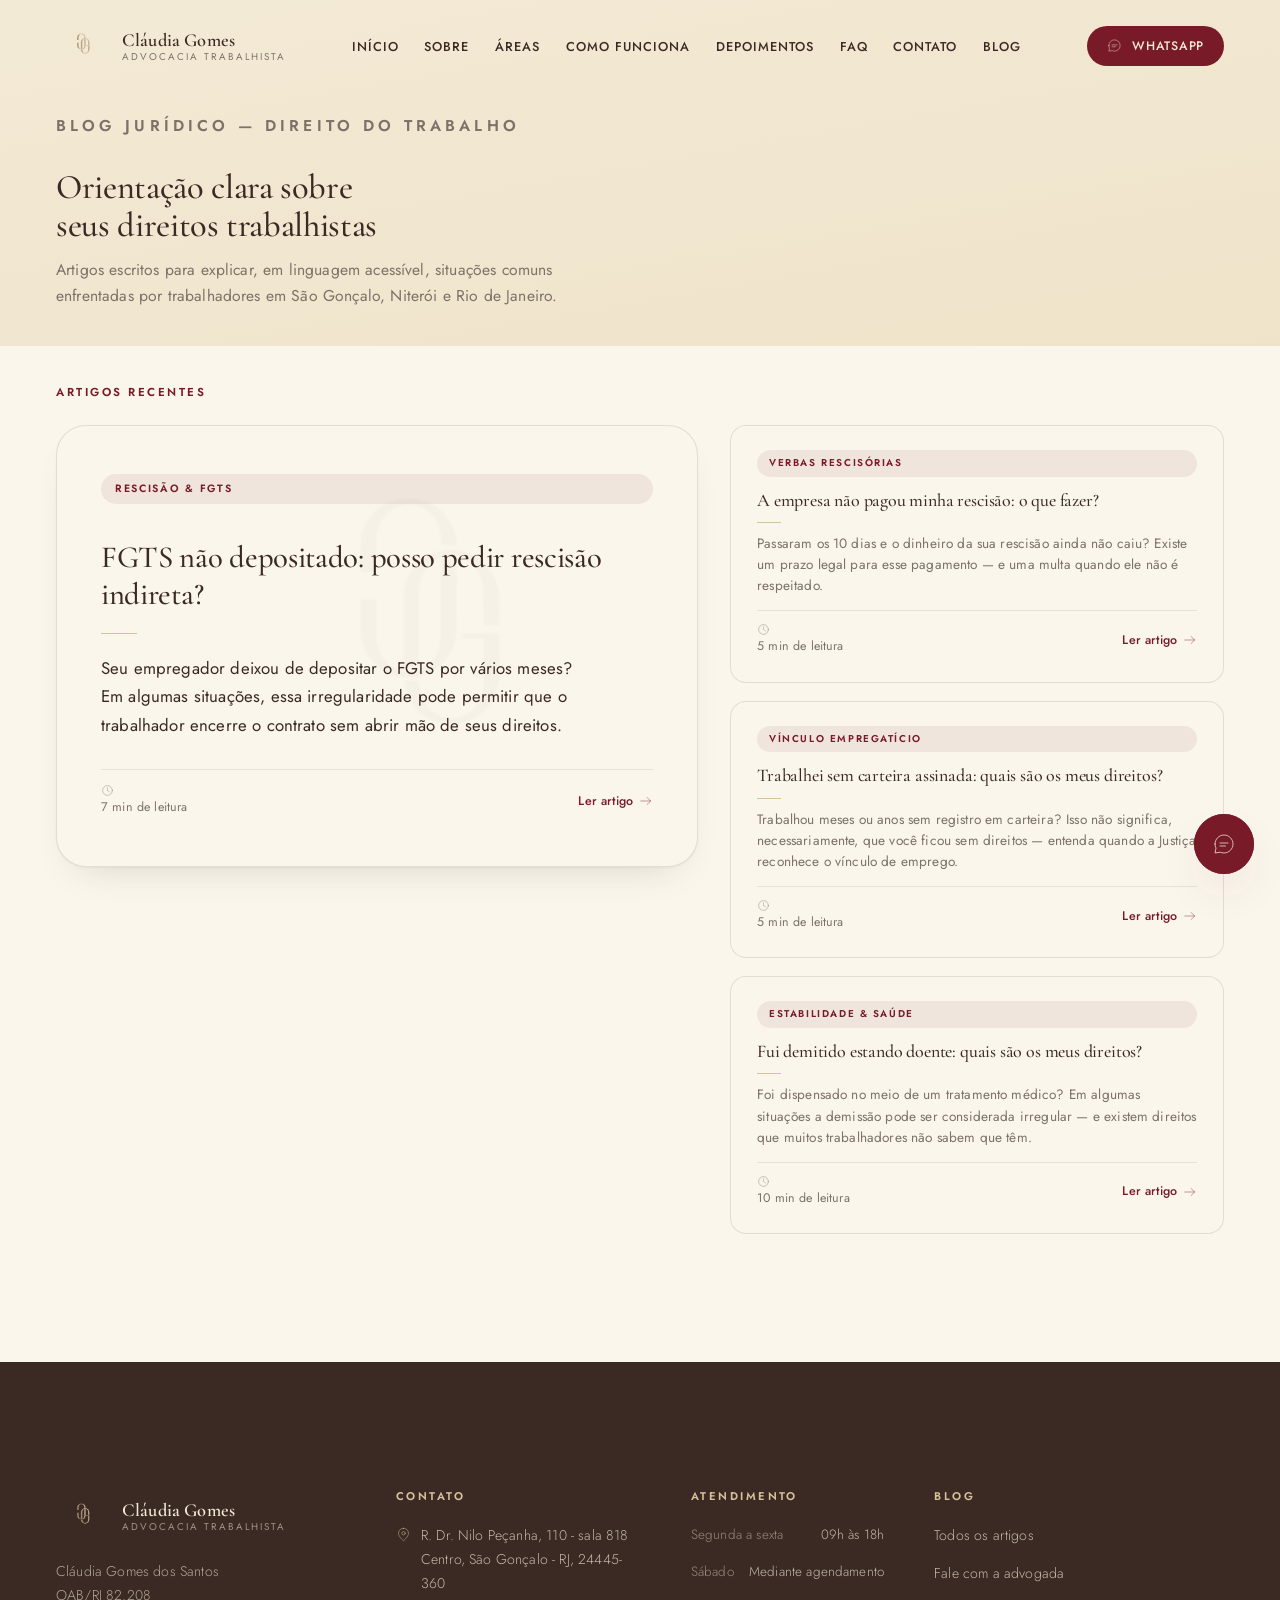
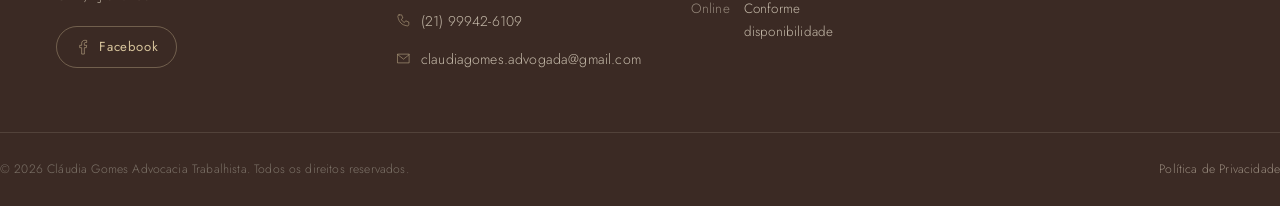
<file: blog/index.html>
<!DOCTYPE html>
<html lang="pt-BR">
<head>
<meta charset="UTF-8">
<meta name="viewport" content="width=device-width, initial-scale=1.0, viewport-fit=cover">
<title>Blog Jurídico | Direito do Trabalho — Cláudia Gomes Advocacia</title>
<meta name="description" content="Artigos sobre Direito do Trabalho escritos pela Dra. Cláudia Gomes (OAB/RJ 82.208): rescisão, FGTS, horas extras e outros temas trabalhistas explicados de forma clara.">
<meta name="robots" content="index, follow">
<meta name="theme-color" content="#781A28">
<link rel="canonical" href="https://claudiagomesadv.com.br/blog/">
<meta property="og:type" content="website">
<meta property="og:locale" content="pt_BR">
<meta property="og:title" content="Blog Jurídico | Direito do Trabalho — Cláudia Gomes Advocacia">
<meta property="og:description" content="Artigos sobre Direito do Trabalho escritos pela Dra. Cláudia Gomes (OAB/RJ 82.208).">
<meta property="og:url" content="https://claudiagomesadv.com.br/blog/">
<meta name="twitter:card" content="summary_large_image">

<link rel="icon" type="image/png" href="/assets/favicon.png">
<link rel="apple-touch-icon" href="/assets/apple-touch-icon.png">

<link rel="preconnect" href="https://fonts.googleapis.com">
<link rel="preconnect" href="https://fonts.gstatic.com" crossorigin>
<link href="https://fonts.googleapis.com/css2?family=Cormorant+Garamond:ital,wght@0,300;0,400;0,500;0,600;0,700;1,400;1,500&family=Jost:wght@300;400;500;600&display=swap" rel="stylesheet">

<link rel="stylesheet" href="/assets/site.css">
<link rel="stylesheet" href="/assets/blog.css">

<script type="application/ld+json">
{"@context":"https://schema.org","@type":"Blog","name":"Blog Jurídico — Cláudia Gomes Advocacia Trabalhista","url":"https://claudiagomesadv.com.br/blog/","description":"Artigos sobre Direito do Trabalho para trabalhadores de São Gonçalo, Niterói e Rio de Janeiro.","publisher":{"@type":"Attorney","name":"Cláudia Gomes dos Santos","url":"https://claudiagomesadv.com.br/"},"inLanguage":"pt-BR"}
</script>
<script type="application/ld+json">
{"@context":"https://schema.org","@type":"BreadcrumbList","itemListElement":[{"@type":"ListItem","position":1,"name":"Início","item":"https://claudiagomesadv.com.br/"},{"@type":"ListItem","position":2,"name":"Blog","item":"https://claudiagomesadv.com.br/blog/"}]}
</script>
</head>
<body>

<!-- SPRITE DE ÍCONES (oculto) -->
<svg style="display:none" aria-hidden="true"><defs>
  <symbol id="icon-menu" viewBox="0 0 48 48"><path d="M8 14h32M8 24h32M8 34h32"/></symbol>
  <symbol id="icon-close" viewBox="0 0 48 48"><path d="M12 12l24 24M36 12 12 36"/></symbol>
  <symbol id="icon-chat" viewBox="0 0 48 48"><path d="M6 24c0-9.9 8.1-18 18-18s18 8.1 18 18-8.1 18-18 18c-2.7 0-5.2-.6-7.5-1.6L6 42l2-9.8C6.7 29.6 6 26.9 6 24z"/><path d="M16 22h16M16 28h11"/></symbol>
  <symbol id="icon-pin" viewBox="0 0 48 48"><path d="M24 4c8.8 0 16 7 16 16 0 11-16 24-16 24S8 31 8 20C8 11 15.2 4 24 4z"/><circle cx="24" cy="20" r="5.5"/></symbol>
  <symbol id="icon-phone" viewBox="0 0 48 48"><path d="M10 6h8l4 10-5 4c2 5 5 8 10 10l4-5 10 4v8c0 3-3 5-6 4C18 38 10 30 6 12c-1-3 1-6 4-6z"/></symbol>
  <symbol id="icon-mail" viewBox="0 0 48 48"><path d="M6 10h36v28H6z"/><path d="m6 12 18 14L42 12"/></symbol>
  <symbol id="icon-facebook" viewBox="0 0 48 48"><path d="M28 44V26h6l1-7h-7v-5c0-2 .6-3.5 3.5-3.5H35V4.3C34.3 4.2 32 4 29.3 4 23.7 4 20 7.4 20 13.6V19h-6v7h6v18z"/></symbol>
  <symbol id="icon-arrow-right" viewBox="0 0 48 48"><path d="M6 24h34m-12-12 12 12-12 12"/></symbol>
  <symbol id="icon-clock" viewBox="0 0 48 48"><circle cx="24" cy="24" r="18"/><path d="M24 14v10l7 5"/></symbol>
</defs></svg>

<!-- LOADER -->
<div id="loader" aria-hidden="true">
  <div class="loader-emblem">
    <svg viewBox="0 0 240 240" class="loader-ring"><circle cx="120" cy="120" r="104"/></svg>
    <img class="loader-logo" src="/assets/logo.png" alt="Cláudia Gomes Advogada">
    <span class="loader-name">Cláudia Gomes</span>
  </div>
</div>

<!-- HEADER -->
<div class="nav-overlay" id="navOverlay" aria-hidden="true"></div>
<header class="site-header" id="siteHeader">
  <div class="container header-inner">
    <a href="/" class="brand" aria-label="Cláudia Gomes Advocacia Trabalhista — início">
      <img class="brand-logo-svg" src="/assets/logo.png" alt="Cláudia Gomes Advogada" style="width:52px;height:52px;object-fit:contain;flex-shrink:0;">
      <span class="brand-text">
        <strong>Cláudia Gomes</strong>
        <em>Advocacia Trabalhista</em>
      </span>
    </a>

    <nav class="main-nav" id="mainNav" aria-label="Navegação principal">
      <button class="nav-close-btn" id="navCloseBtn" aria-label="Fechar menu">
        <svg class="icon" width="24" height="24"><use href="#icon-close"/></svg>
      </button>
      <ul>
        <li><a href="/#inicio">Início</a></li>
        <li><a href="/#sobre">Sobre</a></li>
        <li><a href="/#areas">Áreas</a></li>
        <li><a href="/#como-funciona">Como funciona</a></li>
        <li><a href="/#depoimentos">Depoimentos</a></li>
        <li><a href="/#faq">FAQ</a></li>
        <li><a href="/#contato">Contato</a></li>
        <li><a href="/blog/" aria-current="page">Blog</a></li>
      </ul>
    </nav>

    <div class="header-actions">
      <a href="#" class="btn btn-primary btn-small js-whatsapp">
        <svg class="icon" width="15" height="15"><use href="#icon-chat"/></svg>
        <span>WhatsApp</span>
      </a>
      <button class="nav-toggle" id="navToggle" aria-expanded="false" aria-controls="mainNav" aria-label="Abrir menu">
        <svg class="icon icon-open" width="22" height="22"><use href="#icon-menu"/></svg>
        <svg class="icon icon-close" width="22" height="22"><use href="#icon-close"/></svg>
      </button>
    </div>
  </div>
</header>

<main id="topo">

  <!-- INTRODUÇÃO COMPACTA -->
  <section class="blog-intro">
    <div class="container">
      <p class="eyebrow" data-reveal>Blog Jurídico — Direito do Trabalho</p>
      <h1 data-reveal>Orientação clara sobre seus direitos trabalhistas</h1>
      <p data-reveal>Artigos escritos para explicar, em linguagem acessível, situações comuns enfrentadas por trabalhadores em São Gonçalo, Niterói e Rio de Janeiro.</p>
    </div>
  </section>

  <!-- DESTAQUE + ARTIGOS -->
  <section class="blog-editorial">
    <div class="container">
      <h2 class="section-label" data-reveal>Artigos recentes</h2>

      <div class="blog-editorial-grid">

        <article class="blog-featured" data-reveal>
          <img class="monogram-wm" src="/assets/logo.png" alt="" aria-hidden="true">
          <span class="blog-card-category">Rescisão &amp; FGTS</span>
          <h3><a href="/blog/fgts-nao-depositado-rescisao-indireta/">FGTS não depositado: posso pedir rescisão indireta?</a></h3>
          <p>Seu empregador deixou de depositar o FGTS por vários meses? Em algumas situações, essa irregularidade pode permitir que o trabalhador encerre o contrato sem abrir mão de seus direitos.</p>
          <div class="blog-card-meta">
            <span><svg class="icon" width="13" height="13"><use href="#icon-clock"/></svg>7 min de leitura</span>
            <a class="blog-card-link" href="/blog/fgts-nao-depositado-rescisao-indireta/">Ler artigo <svg class="icon" width="14" height="14"><use href="#icon-arrow-right"/></svg></a>
          </div>
        </article>

        <div class="blog-secondary-list">

          <article class="blog-compact-card" data-reveal>
            <span class="blog-card-category">Verbas Rescisórias</span>
            <h3><a href="/blog/empresa-nao-pagou-minha-rescisao/">A empresa não pagou minha rescisão: o que fazer?</a></h3>
            <p>Passaram os 10 dias e o dinheiro da sua rescisão ainda não caiu? Existe um prazo legal para esse pagamento — e uma multa quando ele não é respeitado.</p>
            <div class="blog-card-meta">
              <span><svg class="icon" width="13" height="13"><use href="#icon-clock"/></svg>5 min de leitura</span>
              <a class="blog-card-link" href="/blog/empresa-nao-pagou-minha-rescisao/">Ler artigo <svg class="icon" width="14" height="14"><use href="#icon-arrow-right"/></svg></a>
            </div>
          </article>

          <article class="blog-compact-card" data-reveal data-reveal-delay="1">
            <span class="blog-card-category">Vínculo Empregatício</span>
            <h3><a href="/blog/trabalhei-sem-carteira-assinada-direitos/">Trabalhei sem carteira assinada: quais são os meus direitos?</a></h3>
            <p>Trabalhou meses ou anos sem registro em carteira? Isso não significa, necessariamente, que você ficou sem direitos — entenda quando a Justiça reconhece o vínculo de emprego.</p>
            <div class="blog-card-meta">
              <span><svg class="icon" width="13" height="13"><use href="#icon-clock"/></svg>5 min de leitura</span>
              <a class="blog-card-link" href="/blog/trabalhei-sem-carteira-assinada-direitos/">Ler artigo <svg class="icon" width="14" height="14"><use href="#icon-arrow-right"/></svg></a>
            </div>
          </article>

          <article class="blog-compact-card" data-reveal data-reveal-delay="2">
            <span class="blog-card-category">Estabilidade &amp; Saúde</span>
            <h3><a href="/blog/fui-demitido-doente-direitos/">Fui demitido estando doente: quais são os meus direitos?</a></h3>
            <p>Foi dispensado no meio de um tratamento médico? Em algumas situações a demissão pode ser considerada irregular — e existem direitos que muitos trabalhadores não sabem que têm.</p>
            <div class="blog-card-meta">
              <span><svg class="icon" width="13" height="13"><use href="#icon-clock"/></svg>10 min de leitura</span>
              <a class="blog-card-link" href="/blog/fui-demitido-doente-direitos/">Ler artigo <svg class="icon" width="14" height="14"><use href="#icon-arrow-right"/></svg></a>
            </div>
          </article>

        </div>

      </div>
    </div>
  </section>

</main>

<!-- RODAPÉ -->
<footer class="site-footer" id="contato">
  <div class="container footer-grid">
    <div class="footer-brand">
      <a href="/" class="brand">
        <img class="brand-logo-svg" src="/assets/logo.png" alt="Cláudia Gomes Advogada" style="width:52px;height:52px;object-fit:contain;flex-shrink:0;">
        <span class="brand-text"><strong>Cláudia Gomes</strong><em>Advocacia Trabalhista</em></span>
      </a>
      <p>Cláudia Gomes dos Santos<br>OAB/RJ 82.208</p>
      <a class="footer-social" href="https://www.facebook.com/claudiagomesadvocaciatrabalhista/" target="_blank" rel="noopener noreferrer" aria-label="Facebook do escritório">
        <svg class="icon" width="16" height="16"><use href="#icon-facebook"/></svg>
        <span>Facebook</span>
      </a>
    </div>
    <div class="footer-col">
      <h3>Contato</h3>
      <ul>
        <li><svg class="icon" width="15" height="15"><use href="#icon-pin"/></svg><span>R. Dr. Nilo Peçanha, 110 - sala 818<br>Centro, São Gonçalo - RJ, 24445-360</span></li>
        <li><svg class="icon" width="15" height="15"><use href="#icon-phone"/></svg><a href="#" class="js-whatsapp">(21) 99942-6109</a></li>
        <li><svg class="icon" width="15" height="15"><use href="#icon-mail"/></svg><a href="mailto:claudiagomes.advogada@gmail.com">claudiagomes.advogada@gmail.com</a></li>
      </ul>
    </div>
    <div class="footer-col">
      <h3>Atendimento</h3>
      <ul class="footer-hours">
        <li><span>Segunda a sexta</span><span>09h às 18h</span></li>
        <li><span>Sábado</span><span>Mediante agendamento</span></li>
        <li><span>Online</span><span>Conforme disponibilidade</span></li>
      </ul>
    </div>
    <div class="footer-col">
      <h3>Blog</h3>
      <ul>
        <li><a href="/blog/">Todos os artigos</a></li>
        <li><a href="/#contato">Fale com a advogada</a></li>
      </ul>
    </div>
  </div>
  <div class="container footer-bottom">
    <p>&copy; <span id="footerYear"></span> Cláudia Gomes Advocacia Trabalhista. Todos os direitos reservados.</p>
    <a href="#">Política de Privacidade</a>
  </div>
</footer>

<!-- BOTÃO FLUTUANTE WHATSAPP -->
<a href="#" class="whatsapp-float js-whatsapp" aria-label="Falar no WhatsApp com a Dra. Cláudia Gomes">
  <svg class="icon" width="24" height="24"><use href="#icon-chat"/></svg>
</a>

<script src="/assets/site.js"></script>
</body>
</html>
</file>
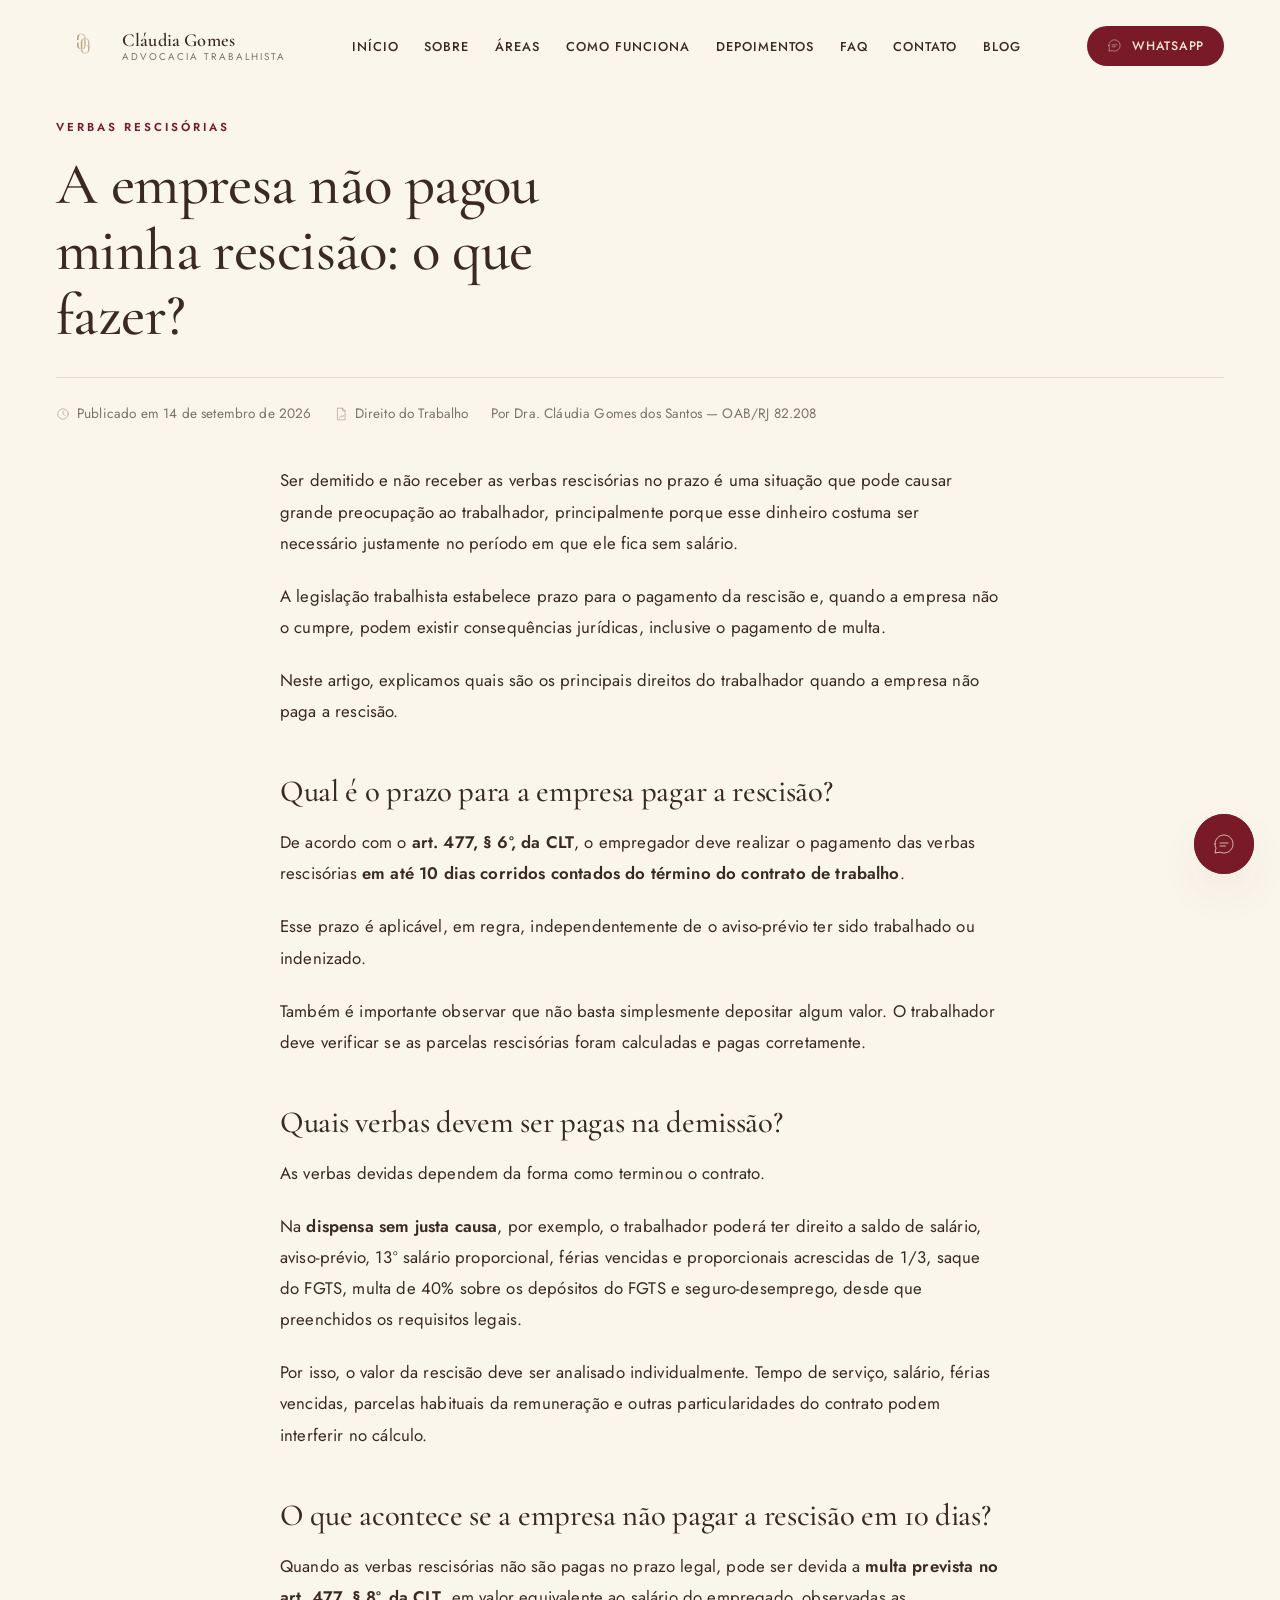
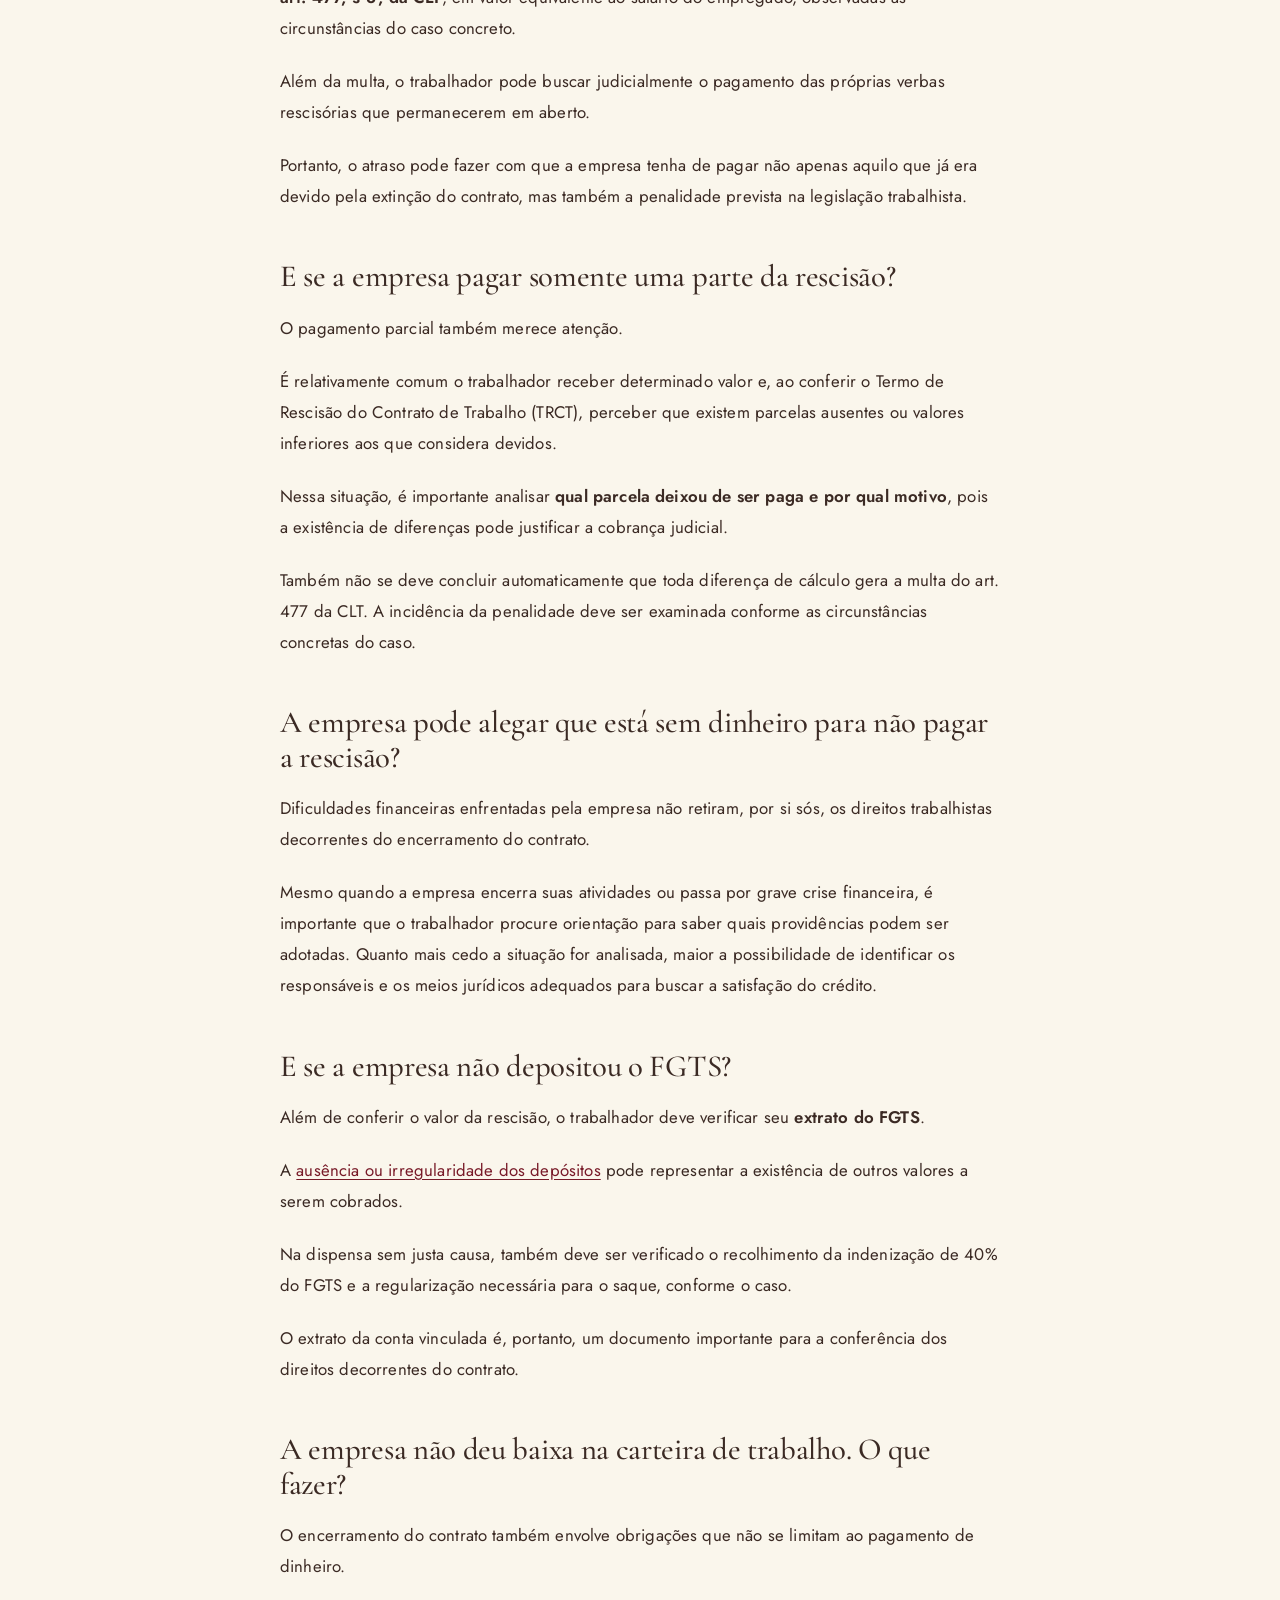
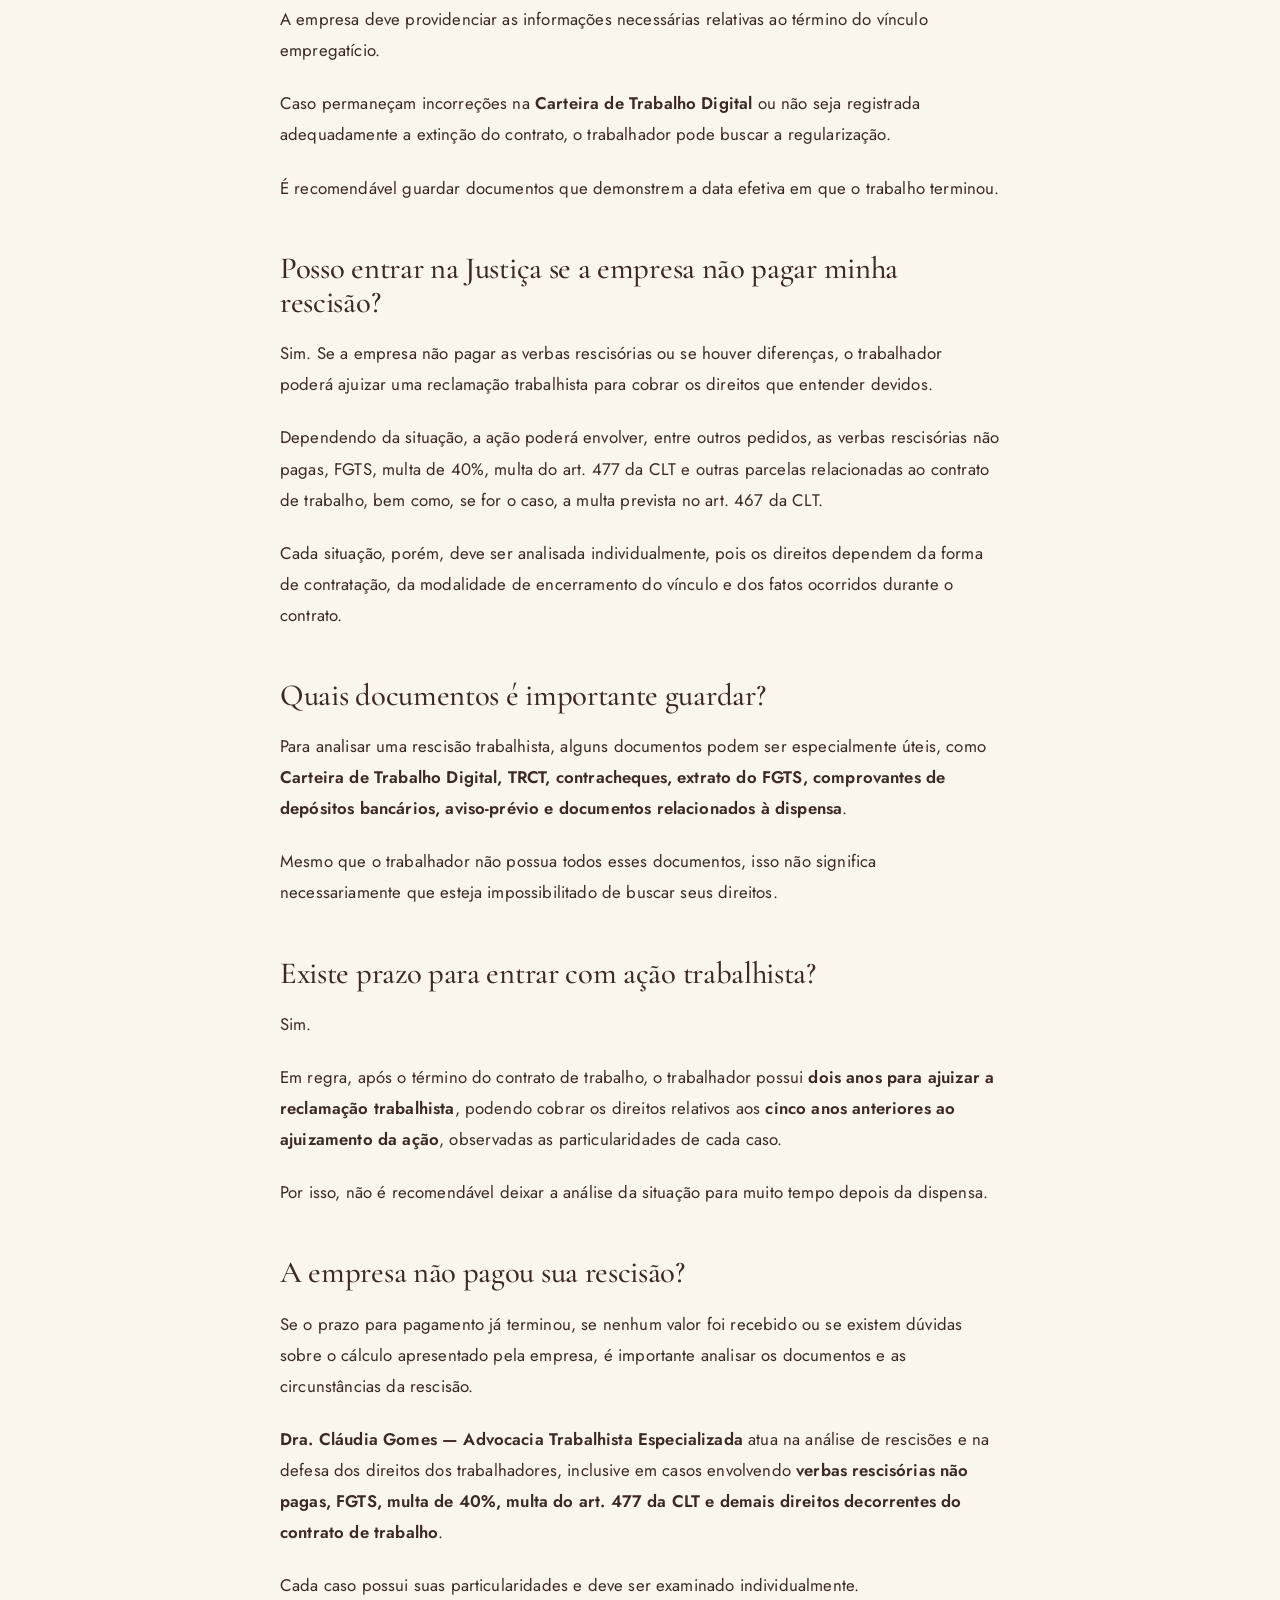
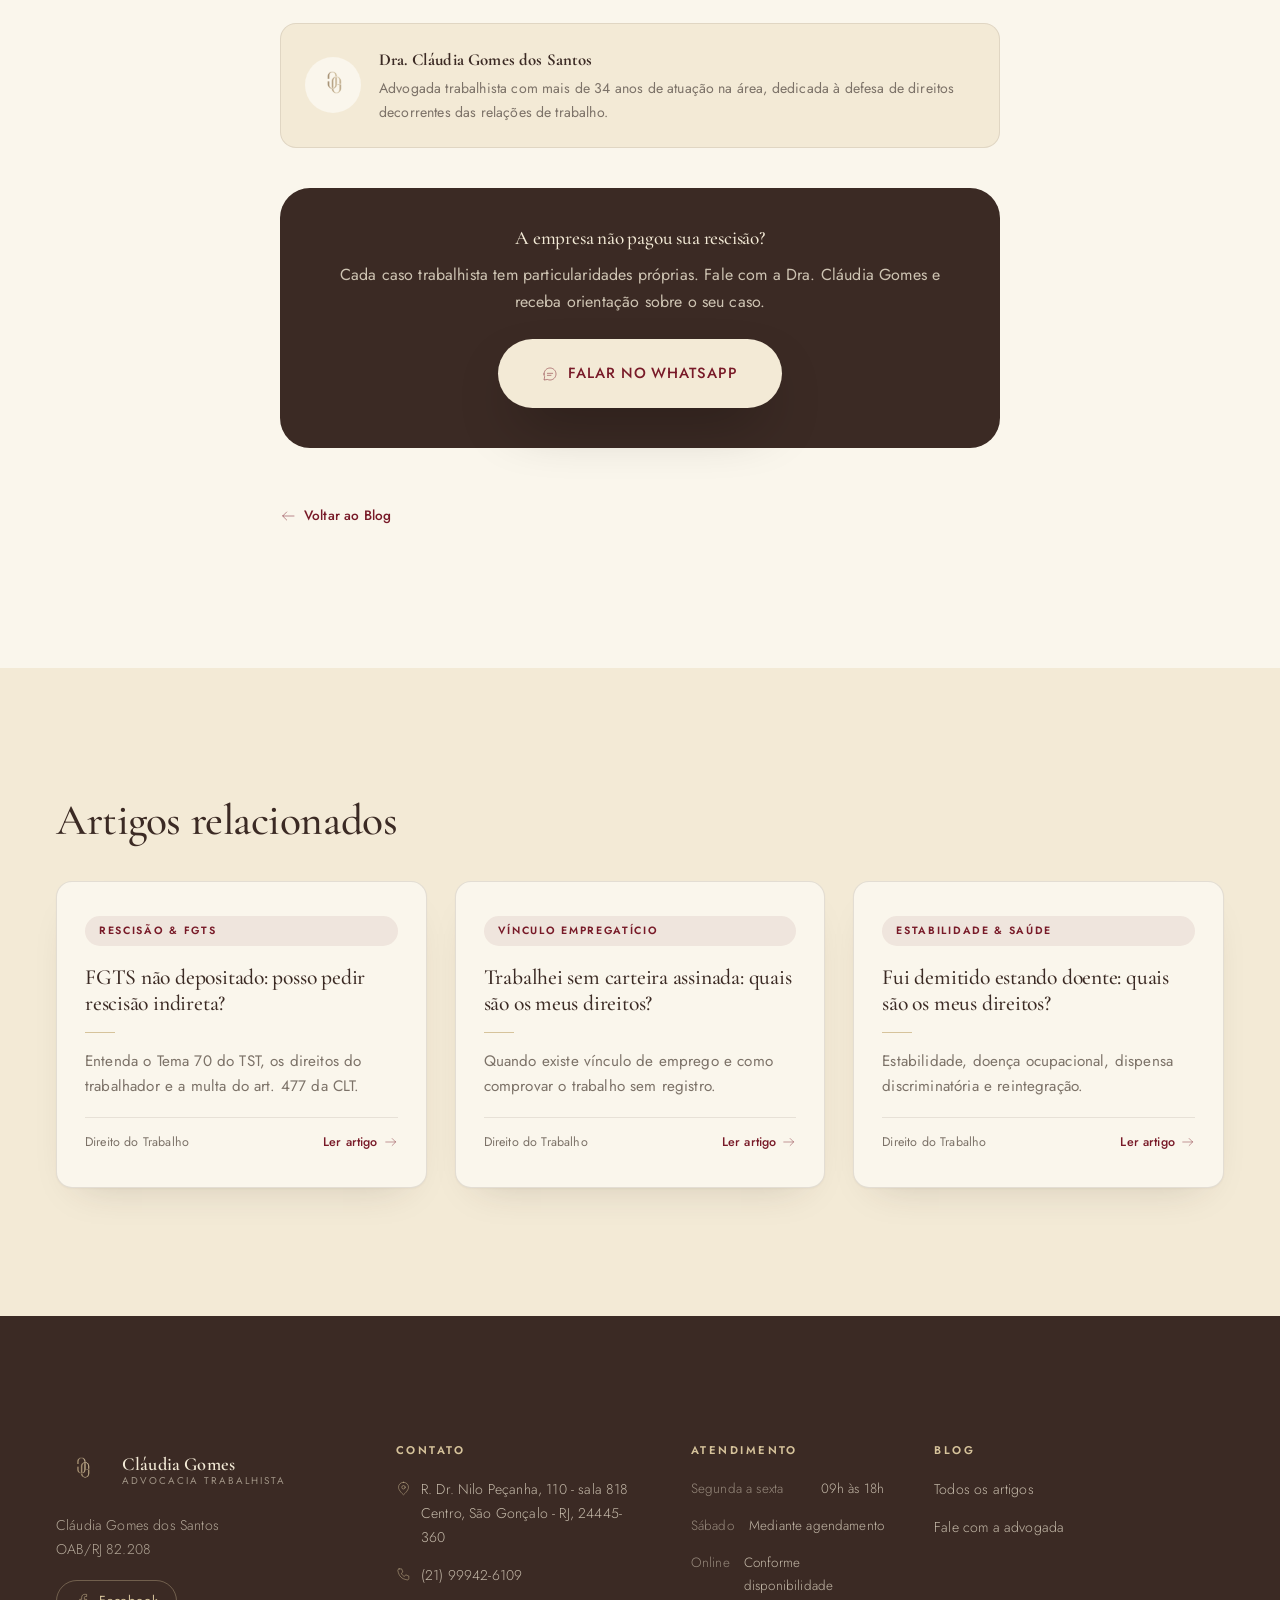
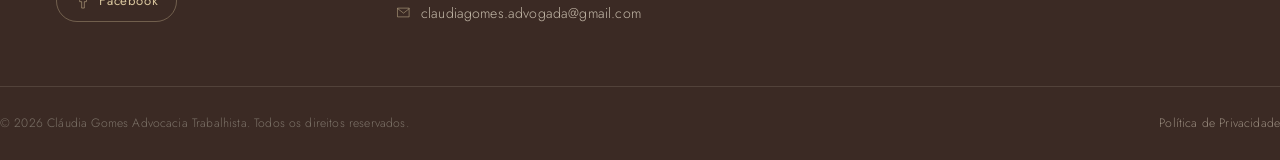
<file: blog/empresa-nao-pagou-minha-rescisao/index.html>
<!DOCTYPE html>
<html lang="pt-BR">
<head>
<meta charset="UTF-8">
<meta name="viewport" content="width=device-width, initial-scale=1.0, viewport-fit=cover">
<title>Empresa não pagou minha rescisão: o que fazer? | Cláudia Gomes Advocacia</title>
<meta name="description" content="Empresa não pagou sua rescisão no prazo? Saiba quais são os direitos do trabalhador, o prazo de 10 dias e quando pode ser devida a multa do art. 477 da CLT.">
<meta name="robots" content="index, follow">
<meta name="theme-color" content="#781A28">
<link rel="canonical" href="https://claudiagomesadv.com.br/blog/empresa-nao-pagou-minha-rescisao/">
<meta property="og:type" content="article">
<meta property="og:locale" content="pt_BR">
<meta property="og:title" content="Empresa não pagou minha rescisão: o que fazer?">
<meta property="og:description" content="Empresa não pagou sua rescisão no prazo? Saiba quais são os direitos do trabalhador, o prazo de 10 dias e quando pode ser devida a multa do art. 477 da CLT.">
<meta property="og:url" content="https://claudiagomesadv.com.br/blog/empresa-nao-pagou-minha-rescisao/">
<meta name="twitter:card" content="summary_large_image">

<link rel="icon" type="image/png" href="/assets/favicon.png">
<link rel="apple-touch-icon" href="/assets/apple-touch-icon.png">

<link rel="preconnect" href="https://fonts.googleapis.com">
<link rel="preconnect" href="https://fonts.gstatic.com" crossorigin>
<link href="https://fonts.googleapis.com/css2?family=Cormorant+Garamond:ital,wght@0,300;0,400;0,500;0,600;0,700;1,400;1,500&family=Jost:wght@300;400;500;600&display=swap" rel="stylesheet">

<link rel="stylesheet" href="/assets/site.css">
<link rel="stylesheet" href="/assets/blog.css">

<script type="application/ld+json">
{"@context":"https://schema.org","@type":"Article","headline":"A empresa não pagou minha rescisão: o que fazer?","description":"Empresa não pagou sua rescisão no prazo? Saiba quais são os direitos do trabalhador, o prazo de 10 dias e quando pode ser devida a multa do art. 477 da CLT.","datePublished":"2026-09-14","dateModified":"2026-09-14","author":{"@type":"Attorney","name":"Cláudia Gomes dos Santos","url":"https://claudiagomesadv.com.br/"},"publisher":{"@type":"Attorney","name":"Cláudia Gomes dos Santos","url":"https://claudiagomesadv.com.br/"},"mainEntityOfPage":"https://claudiagomesadv.com.br/blog/empresa-nao-pagou-minha-rescisao/","inLanguage":"pt-BR"}
</script>
<script type="application/ld+json">
{"@context":"https://schema.org","@type":"BreadcrumbList","itemListElement":[{"@type":"ListItem","position":1,"name":"Início","item":"https://claudiagomesadv.com.br/"},{"@type":"ListItem","position":2,"name":"Blog","item":"https://claudiagomesadv.com.br/blog/"},{"@type":"ListItem","position":3,"name":"A empresa não pagou minha rescisão: o que fazer?","item":"https://claudiagomesadv.com.br/blog/empresa-nao-pagou-minha-rescisao/"}]}
</script>
<script type="application/ld+json">
{"@context":"https://schema.org","@type":"FAQPage","mainEntity":[
{"@type":"Question","name":"Qual é o prazo para a empresa pagar a rescisão?","acceptedAnswer":{"@type":"Answer","text":"De acordo com o art. 477, § 6º, da CLT, o empregador deve realizar o pagamento das verbas rescisórias em até 10 dias corridos contados do término do contrato de trabalho. Esse prazo é aplicável, em regra, independentemente de o aviso-prévio ter sido trabalhado ou indenizado. Também é importante observar que não basta simplesmente depositar algum valor. O trabalhador deve verificar se as parcelas rescisórias foram calculadas e pagas corretamente."}},
{"@type":"Question","name":"Quais verbas devem ser pagas na demissão?","acceptedAnswer":{"@type":"Answer","text":"As verbas devidas dependem da forma como terminou o contrato. Na dispensa sem justa causa, por exemplo, o trabalhador poderá ter direito a saldo de salário, aviso-prévio, 13º salário proporcional, férias vencidas e proporcionais acrescidas de 1/3, saque do FGTS, multa de 40% sobre os depósitos do FGTS e seguro-desemprego, desde que preenchidos os requisitos legais."}},
{"@type":"Question","name":"O que acontece se a empresa não pagar a rescisão em 10 dias?","acceptedAnswer":{"@type":"Answer","text":"Quando as verbas rescisórias não são pagas no prazo legal, pode ser devida a multa prevista no art. 477, § 8º, da CLT, em valor equivalente ao salário do empregado, observadas as circunstâncias do caso concreto. Além da multa, o trabalhador pode buscar judicialmente o pagamento das próprias verbas rescisórias que permanecerem em aberto."}},
{"@type":"Question","name":"E se a empresa pagar somente uma parte da rescisão?","acceptedAnswer":{"@type":"Answer","text":"É relativamente comum o trabalhador receber determinado valor e, ao conferir o Termo de Rescisão do Contrato de Trabalho (TRCT), perceber que existem parcelas ausentes ou valores inferiores aos que considera devidos. Nessa situação, é importante analisar qual parcela deixou de ser paga e por qual motivo, pois a existência de diferenças pode justificar a cobrança judicial."}},
{"@type":"Question","name":"A empresa pode alegar que está sem dinheiro para não pagar a rescisão?","acceptedAnswer":{"@type":"Answer","text":"Dificuldades financeiras enfrentadas pela empresa não retiram, por si sós, os direitos trabalhistas decorrentes do encerramento do contrato. Mesmo quando a empresa encerra suas atividades ou passa por grave crise financeira, é importante que o trabalhador procure orientação para saber quais providências podem ser adotadas."}},
{"@type":"Question","name":"E se a empresa não depositou o FGTS?","acceptedAnswer":{"@type":"Answer","text":"Além de conferir o valor da rescisão, o trabalhador deve verificar seu extrato do FGTS. A ausência ou irregularidade dos depósitos pode representar a existência de outros valores a serem cobrados. Na dispensa sem justa causa, também deve ser verificado o recolhimento da indenização de 40% do FGTS e a regularização necessária para o saque, conforme o caso."}},
{"@type":"Question","name":"A empresa não deu baixa na carteira de trabalho. O que fazer?","acceptedAnswer":{"@type":"Answer","text":"O encerramento do contrato também envolve obrigações que não se limitam ao pagamento de dinheiro. Caso permaneçam incorreções na Carteira de Trabalho Digital ou não seja registrada adequadamente a extinção do contrato, o trabalhador pode buscar a regularização."}},
{"@type":"Question","name":"Posso entrar na Justiça se a empresa não pagar minha rescisão?","acceptedAnswer":{"@type":"Answer","text":"Sim. Se a empresa não pagar as verbas rescisórias ou se houver diferenças, o trabalhador poderá ajuizar uma reclamação trabalhista para cobrar os direitos que entender devidos."}},
{"@type":"Question","name":"Existe prazo para entrar com ação trabalhista?","acceptedAnswer":{"@type":"Answer","text":"Sim. Em regra, após o término do contrato de trabalho, o trabalhador possui dois anos para ajuizar a reclamação trabalhista, podendo cobrar os direitos relativos aos cinco anos anteriores ao ajuizamento da ação, observadas as particularidades de cada caso."}}
]}
</script>
</head>
<body>

<!-- SPRITE DE ÍCONES (oculto) -->
<svg style="display:none" aria-hidden="true"><defs>
  <symbol id="icon-menu" viewBox="0 0 48 48"><path d="M8 14h32M8 24h32M8 34h32"/></symbol>
  <symbol id="icon-close" viewBox="0 0 48 48"><path d="M12 12l24 24M36 12 12 36"/></symbol>
  <symbol id="icon-chat" viewBox="0 0 48 48"><path d="M6 24c0-9.9 8.1-18 18-18s18 8.1 18 18-8.1 18-18 18c-2.7 0-5.2-.6-7.5-1.6L6 42l2-9.8C6.7 29.6 6 26.9 6 24z"/><path d="M16 22h16M16 28h11"/></symbol>
  <symbol id="icon-pin" viewBox="0 0 48 48"><path d="M24 4c8.8 0 16 7 16 16 0 11-16 24-16 24S8 31 8 20C8 11 15.2 4 24 4z"/><circle cx="24" cy="20" r="5.5"/></symbol>
  <symbol id="icon-phone" viewBox="0 0 48 48"><path d="M10 6h8l4 10-5 4c2 5 5 8 10 10l4-5 10 4v8c0 3-3 5-6 4C18 38 10 30 6 12c-1-3 1-6 4-6z"/></symbol>
  <symbol id="icon-mail" viewBox="0 0 48 48"><path d="M6 10h36v28H6z"/><path d="m6 12 18 14L42 12"/></symbol>
  <symbol id="icon-facebook" viewBox="0 0 48 48"><path d="M28 44V26h6l1-7h-7v-5c0-2 .6-3.5 3.5-3.5H35V4.3C34.3 4.2 32 4 29.3 4 23.7 4 20 7.4 20 13.6V19h-6v7h6v18z"/></symbol>
  <symbol id="icon-arrow-right" viewBox="0 0 48 48"><path d="M6 24h34m-12-12 12 12-12 12"/></symbol>
  <symbol id="icon-clock" viewBox="0 0 48 48"><circle cx="24" cy="24" r="18"/><path d="M24 14v10l7 5"/></symbol>
  <symbol id="icon-doc" viewBox="0 0 48 48"><path d="M13 4h16l9 9v31H13z"/><path d="M29 4v9h9"/><path d="M18 38l6-8 6 4 4-6"/></symbol>
</defs></svg>

<!-- LOADER -->
<div id="loader" aria-hidden="true">
  <div class="loader-emblem">
    <svg viewBox="0 0 240 240" class="loader-ring"><circle cx="120" cy="120" r="104"/></svg>
    <img class="loader-logo" src="/assets/logo.png" alt="Cláudia Gomes Advogada">
    <span class="loader-name">Cláudia Gomes</span>
  </div>
</div>

<!-- HEADER -->
<div class="nav-overlay" id="navOverlay" aria-hidden="true"></div>
<header class="site-header" id="siteHeader">
  <div class="container header-inner">
    <a href="/" class="brand" aria-label="Cláudia Gomes Advocacia Trabalhista — início">
      <img class="brand-logo-svg" src="/assets/logo.png" alt="Cláudia Gomes Advogada" style="width:52px;height:52px;object-fit:contain;flex-shrink:0;">
      <span class="brand-text">
        <strong>Cláudia Gomes</strong>
        <em>Advocacia Trabalhista</em>
      </span>
    </a>

    <nav class="main-nav" id="mainNav" aria-label="Navegação principal">
      <button class="nav-close-btn" id="navCloseBtn" aria-label="Fechar menu">
        <svg class="icon" width="24" height="24"><use href="#icon-close"/></svg>
      </button>
      <ul>
        <li><a href="/#inicio">Início</a></li>
        <li><a href="/#sobre">Sobre</a></li>
        <li><a href="/#areas">Áreas</a></li>
        <li><a href="/#como-funciona">Como funciona</a></li>
        <li><a href="/#depoimentos">Depoimentos</a></li>
        <li><a href="/#faq">FAQ</a></li>
        <li><a href="/#contato">Contato</a></li>
        <li><a href="/blog/" aria-current="page">Blog</a></li>
      </ul>
    </nav>

    <div class="header-actions">
      <a href="#" class="btn btn-primary btn-small js-whatsapp">
        <svg class="icon" width="15" height="15"><use href="#icon-chat"/></svg>
        <span>WhatsApp</span>
      </a>
      <button class="nav-toggle" id="navToggle" aria-expanded="false" aria-controls="mainNav" aria-label="Abrir menu">
        <svg class="icon icon-open" width="22" height="22"><use href="#icon-menu"/></svg>
        <svg class="icon icon-close" width="22" height="22"><use href="#icon-close"/></svg>
      </button>
    </div>
  </div>
</header>

<main id="topo">


  <!-- CABEÇALHO DO ARTIGO -->
  <header class="article-header">
    <div class="container">
      <p class="eyebrow">Verbas Rescisórias</p>
      <h1>A empresa não pagou minha rescisão: o que fazer?</h1>
      <div class="article-meta">
        <span><svg class="icon" width="14" height="14"><use href="#icon-clock"/></svg>Publicado em 14 de setembro de 2026</span>
        <span><svg class="icon" width="14" height="14"><use href="#icon-doc"/></svg>Direito do Trabalho</span>
        <span>Por Dra. Cláudia Gomes dos Santos — OAB/RJ 82.208</span>
      </div>
    </div>
  </header>

  <!-- CORPO DO ARTIGO -->
  <section class="article-body">
    <div class="container">
      <div class="article-body-inner">

        <p>Ser demitido e não receber as verbas rescisórias no prazo é uma situação que pode causar grande preocupação ao trabalhador, principalmente porque esse dinheiro costuma ser necessário justamente no período em que ele fica sem salário.</p>

        <p>A legislação trabalhista estabelece prazo para o pagamento da rescisão e, quando a empresa não o cumpre, podem existir consequências jurídicas, inclusive o pagamento de multa.</p>

        <p>Neste artigo, explicamos quais são os principais direitos do trabalhador quando a empresa não paga a rescisão.</p>

        <h2>Qual é o prazo para a empresa pagar a rescisão?</h2>
        <p>De acordo com o <strong>art. 477, § 6º, da CLT</strong>, o empregador deve realizar o pagamento das verbas rescisórias <strong>em até 10 dias corridos contados do término do contrato de trabalho</strong>.</p>
        <p>Esse prazo é aplicável, em regra, independentemente de o aviso-prévio ter sido trabalhado ou indenizado.</p>
        <p>Também é importante observar que não basta simplesmente depositar algum valor. O trabalhador deve verificar se as parcelas rescisórias foram calculadas e pagas corretamente.</p>

        <h2>Quais verbas devem ser pagas na demissão?</h2>
        <p>As verbas devidas dependem da forma como terminou o contrato.</p>
        <p>Na <strong>dispensa sem justa causa</strong>, por exemplo, o trabalhador poderá ter direito a saldo de salário, aviso-prévio, 13º salário proporcional, férias vencidas e proporcionais acrescidas de 1/3, saque do FGTS, multa de 40% sobre os depósitos do FGTS e seguro-desemprego, desde que preenchidos os requisitos legais.</p>
        <p>Por isso, o valor da rescisão deve ser analisado individualmente. Tempo de serviço, salário, férias vencidas, parcelas habituais da remuneração e outras particularidades do contrato podem interferir no cálculo.</p>

        <h2>O que acontece se a empresa não pagar a rescisão em 10 dias?</h2>
        <p>Quando as verbas rescisórias não são pagas no prazo legal, pode ser devida a <strong>multa prevista no art. 477, § 8º, da CLT</strong>, em valor equivalente ao salário do empregado, observadas as circunstâncias do caso concreto.</p>
        <p>Além da multa, o trabalhador pode buscar judicialmente o pagamento das próprias verbas rescisórias que permanecerem em aberto.</p>
        <p>Portanto, o atraso pode fazer com que a empresa tenha de pagar não apenas aquilo que já era devido pela extinção do contrato, mas também a penalidade prevista na legislação trabalhista.</p>

        <h2>E se a empresa pagar somente uma parte da rescisão?</h2>
        <p>O pagamento parcial também merece atenção.</p>
        <p>É relativamente comum o trabalhador receber determinado valor e, ao conferir o Termo de Rescisão do Contrato de Trabalho (TRCT), perceber que existem parcelas ausentes ou valores inferiores aos que considera devidos.</p>
        <p>Nessa situação, é importante analisar <strong>qual parcela deixou de ser paga e por qual motivo</strong>, pois a existência de diferenças pode justificar a cobrança judicial.</p>
        <p>Também não se deve concluir automaticamente que toda diferença de cálculo gera a multa do art. 477 da CLT. A incidência da penalidade deve ser examinada conforme as circunstâncias concretas do caso.</p>

        <h2>A empresa pode alegar que está sem dinheiro para não pagar a rescisão?</h2>
        <p>Dificuldades financeiras enfrentadas pela empresa não retiram, por si sós, os direitos trabalhistas decorrentes do encerramento do contrato.</p>
        <p>Mesmo quando a empresa encerra suas atividades ou passa por grave crise financeira, é importante que o trabalhador procure orientação para saber quais providências podem ser adotadas. Quanto mais cedo a situação for analisada, maior a possibilidade de identificar os responsáveis e os meios jurídicos adequados para buscar a satisfação do crédito.</p>

        <h2>E se a empresa não depositou o FGTS?</h2>
        <p>Além de conferir o valor da rescisão, o trabalhador deve verificar seu <strong>extrato do FGTS</strong>.</p>
        <p>A <a href="/blog/fgts-nao-depositado-rescisao-indireta/">ausência ou irregularidade dos depósitos</a> pode representar a existência de outros valores a serem cobrados.</p>
        <p>Na dispensa sem justa causa, também deve ser verificado o recolhimento da indenização de 40% do FGTS e a regularização necessária para o saque, conforme o caso.</p>
        <p>O extrato da conta vinculada é, portanto, um documento importante para a conferência dos direitos decorrentes do contrato.</p>

        <h2>A empresa não deu baixa na carteira de trabalho. O que fazer?</h2>
        <p>O encerramento do contrato também envolve obrigações que não se limitam ao pagamento de dinheiro.</p>
        <p>A empresa deve providenciar as informações necessárias relativas ao término do vínculo empregatício.</p>
        <p>Caso permaneçam incorreções na <strong>Carteira de Trabalho Digital</strong> ou não seja registrada adequadamente a extinção do contrato, o trabalhador pode buscar a regularização.</p>
        <p>É recomendável guardar documentos que demonstrem a data efetiva em que o trabalho terminou.</p>

        <h2>Posso entrar na Justiça se a empresa não pagar minha rescisão?</h2>
        <p>Sim. Se a empresa não pagar as verbas rescisórias ou se houver diferenças, o trabalhador poderá ajuizar uma reclamação trabalhista para cobrar os direitos que entender devidos.</p>
        <p>Dependendo da situação, a ação poderá envolver, entre outros pedidos, as verbas rescisórias não pagas, FGTS, multa de 40%, multa do art. 477 da CLT e outras parcelas relacionadas ao contrato de trabalho, bem como, se for o caso, a multa prevista no art. 467 da CLT.</p>
        <p>Cada situação, porém, deve ser analisada individualmente, pois os direitos dependem da forma de contratação, da modalidade de encerramento do vínculo e dos fatos ocorridos durante o contrato.</p>

        <h2>Quais documentos é importante guardar?</h2>
        <p>Para analisar uma rescisão trabalhista, alguns documentos podem ser especialmente úteis, como <strong>Carteira de Trabalho Digital, TRCT, contracheques, extrato do FGTS, comprovantes de depósitos bancários, aviso-prévio e documentos relacionados à dispensa</strong>.</p>
        <p>Mesmo que o trabalhador não possua todos esses documentos, isso não significa necessariamente que esteja impossibilitado de buscar seus direitos.</p>

        <h2>Existe prazo para entrar com ação trabalhista?</h2>
        <p>Sim.</p>
        <p>Em regra, após o término do contrato de trabalho, o trabalhador possui <strong>dois anos para ajuizar a reclamação trabalhista</strong>, podendo cobrar os direitos relativos aos <strong>cinco anos anteriores ao ajuizamento da ação</strong>, observadas as particularidades de cada caso.</p>
        <p>Por isso, não é recomendável deixar a análise da situação para muito tempo depois da dispensa.</p>

        <h2>A empresa não pagou sua rescisão?</h2>
        <p>Se o prazo para pagamento já terminou, se nenhum valor foi recebido ou se existem dúvidas sobre o cálculo apresentado pela empresa, é importante analisar os documentos e as circunstâncias da rescisão.</p>
        <p><strong>Dra. Cláudia Gomes — Advocacia Trabalhista Especializada</strong> atua na análise de rescisões e na defesa dos direitos dos trabalhadores, inclusive em casos envolvendo <strong>verbas rescisórias não pagas, FGTS, multa de 40%, multa do art. 477 da CLT e demais direitos decorrentes do contrato de trabalho</strong>.</p>
        <p>Cada caso possui suas particularidades e deve ser examinado individualmente.</p>

      </div>

      <div class="author-box">
        <img src="/assets/logo.png" alt="Cláudia Gomes Advogada">
        <div>
          <strong><a href="/#sobre" style="color:inherit;text-decoration:none">Dra. Cláudia Gomes dos Santos</a></strong>
          <p>Advogada trabalhista com mais de 34 anos de atuação na área, dedicada à defesa de direitos decorrentes das relações de trabalho.</p>
        </div>
      </div>

      <div class="article-cta">
        <h3>A empresa não pagou sua rescisão?</h3>
        <p>Cada caso trabalhista tem particularidades próprias. Fale com a Dra. Cláudia Gomes e receba orientação sobre o seu caso.</p>
        <a href="#" class="btn btn-cta js-whatsapp">
          <svg class="icon" width="16" height="16"><use href="#icon-chat"/></svg>
          <span>Falar no WhatsApp</span>
        </a>
      </div>

      <div class="article-back">
        <a href="/blog/" class="link-back">
          <svg class="icon" width="16" height="16"><use href="#icon-arrow-right"/></svg>
          <span>Voltar ao Blog</span>
        </a>
      </div>

    </div>
  </section>

  <!-- ARTIGOS RELACIONADOS -->
  <section class="related-articles">
    <div class="container">
      <h2>Artigos relacionados</h2>
      <div class="related-grid">
        <article class="blog-card">
          <span class="blog-card-category">Rescisão &amp; FGTS</span>
          <h3><a href="/blog/fgts-nao-depositado-rescisao-indireta/">FGTS não depositado: posso pedir rescisão indireta?</a></h3>
          <p>Entenda o Tema 70 do TST, os direitos do trabalhador e a multa do art. 477 da CLT.</p>
          <div class="blog-card-meta">
            <span>Direito do Trabalho</span>
            <a class="blog-card-link" href="/blog/fgts-nao-depositado-rescisao-indireta/">Ler artigo <svg class="icon" width="14" height="14"><use href="#icon-arrow-right"/></svg></a>
          </div>
        </article>
        <article class="blog-card">
          <span class="blog-card-category">Vínculo Empregatício</span>
          <h3><a href="/blog/trabalhei-sem-carteira-assinada-direitos/">Trabalhei sem carteira assinada: quais são os meus direitos?</a></h3>
          <p>Quando existe vínculo de emprego e como comprovar o trabalho sem registro.</p>
          <div class="blog-card-meta">
            <span>Direito do Trabalho</span>
            <a class="blog-card-link" href="/blog/trabalhei-sem-carteira-assinada-direitos/">Ler artigo <svg class="icon" width="14" height="14"><use href="#icon-arrow-right"/></svg></a>
          </div>
        </article>
        <article class="blog-card">
          <span class="blog-card-category">Estabilidade &amp; Saúde</span>
          <h3><a href="/blog/fui-demitido-doente-direitos/">Fui demitido estando doente: quais são os meus direitos?</a></h3>
          <p>Estabilidade, doença ocupacional, dispensa discriminatória e reintegração.</p>
          <div class="blog-card-meta">
            <span>Direito do Trabalho</span>
            <a class="blog-card-link" href="/blog/fui-demitido-doente-direitos/">Ler artigo <svg class="icon" width="14" height="14"><use href="#icon-arrow-right"/></svg></a>
          </div>
        </article>
      </div>
    </div>
  </section>

</main>

<!-- RODAPÉ -->
<footer class="site-footer" id="contato">
  <div class="container footer-grid">
    <div class="footer-brand">
      <a href="/" class="brand">
        <img class="brand-logo-svg" src="/assets/logo.png" alt="Cláudia Gomes Advogada" style="width:52px;height:52px;object-fit:contain;flex-shrink:0;">
        <span class="brand-text"><strong>Cláudia Gomes</strong><em>Advocacia Trabalhista</em></span>
      </a>
      <p>Cláudia Gomes dos Santos<br>OAB/RJ 82.208</p>
      <a class="footer-social" href="https://www.facebook.com/claudiagomesadvocaciatrabalhista/" target="_blank" rel="noopener noreferrer" aria-label="Facebook do escritório">
        <svg class="icon" width="16" height="16"><use href="#icon-facebook"/></svg>
        <span>Facebook</span>
      </a>
    </div>
    <div class="footer-col">
      <h3>Contato</h3>
      <ul>
        <li><svg class="icon" width="15" height="15"><use href="#icon-pin"/></svg><span>R. Dr. Nilo Peçanha, 110 - sala 818<br>Centro, São Gonçalo - RJ, 24445-360</span></li>
        <li><svg class="icon" width="15" height="15"><use href="#icon-phone"/></svg><a href="#" class="js-whatsapp">(21) 99942-6109</a></li>
        <li><svg class="icon" width="15" height="15"><use href="#icon-mail"/></svg><a href="mailto:claudiagomes.advogada@gmail.com">claudiagomes.advogada@gmail.com</a></li>
      </ul>
    </div>
    <div class="footer-col">
      <h3>Atendimento</h3>
      <ul class="footer-hours">
        <li><span>Segunda a sexta</span><span>09h às 18h</span></li>
        <li><span>Sábado</span><span>Mediante agendamento</span></li>
        <li><span>Online</span><span>Conforme disponibilidade</span></li>
      </ul>
    </div>
    <div class="footer-col">
      <h3>Blog</h3>
      <ul>
        <li><a href="/blog/">Todos os artigos</a></li>
        <li><a href="/#contato">Fale com a advogada</a></li>
      </ul>
    </div>
  </div>
  <div class="container footer-bottom">
    <p>&copy; <span id="footerYear"></span> Cláudia Gomes Advocacia Trabalhista. Todos os direitos reservados.</p>
    <a href="#">Política de Privacidade</a>
  </div>
</footer>

<!-- BOTÃO FLUTUANTE WHATSAPP -->
<a href="#" class="whatsapp-float js-whatsapp" aria-label="Falar no WhatsApp com a Dra. Cláudia Gomes">
  <svg class="icon" width="24" height="24"><use href="#icon-chat"/></svg>
</a>

<script src="/assets/site.js"></script>
</body>
</html>
</file>
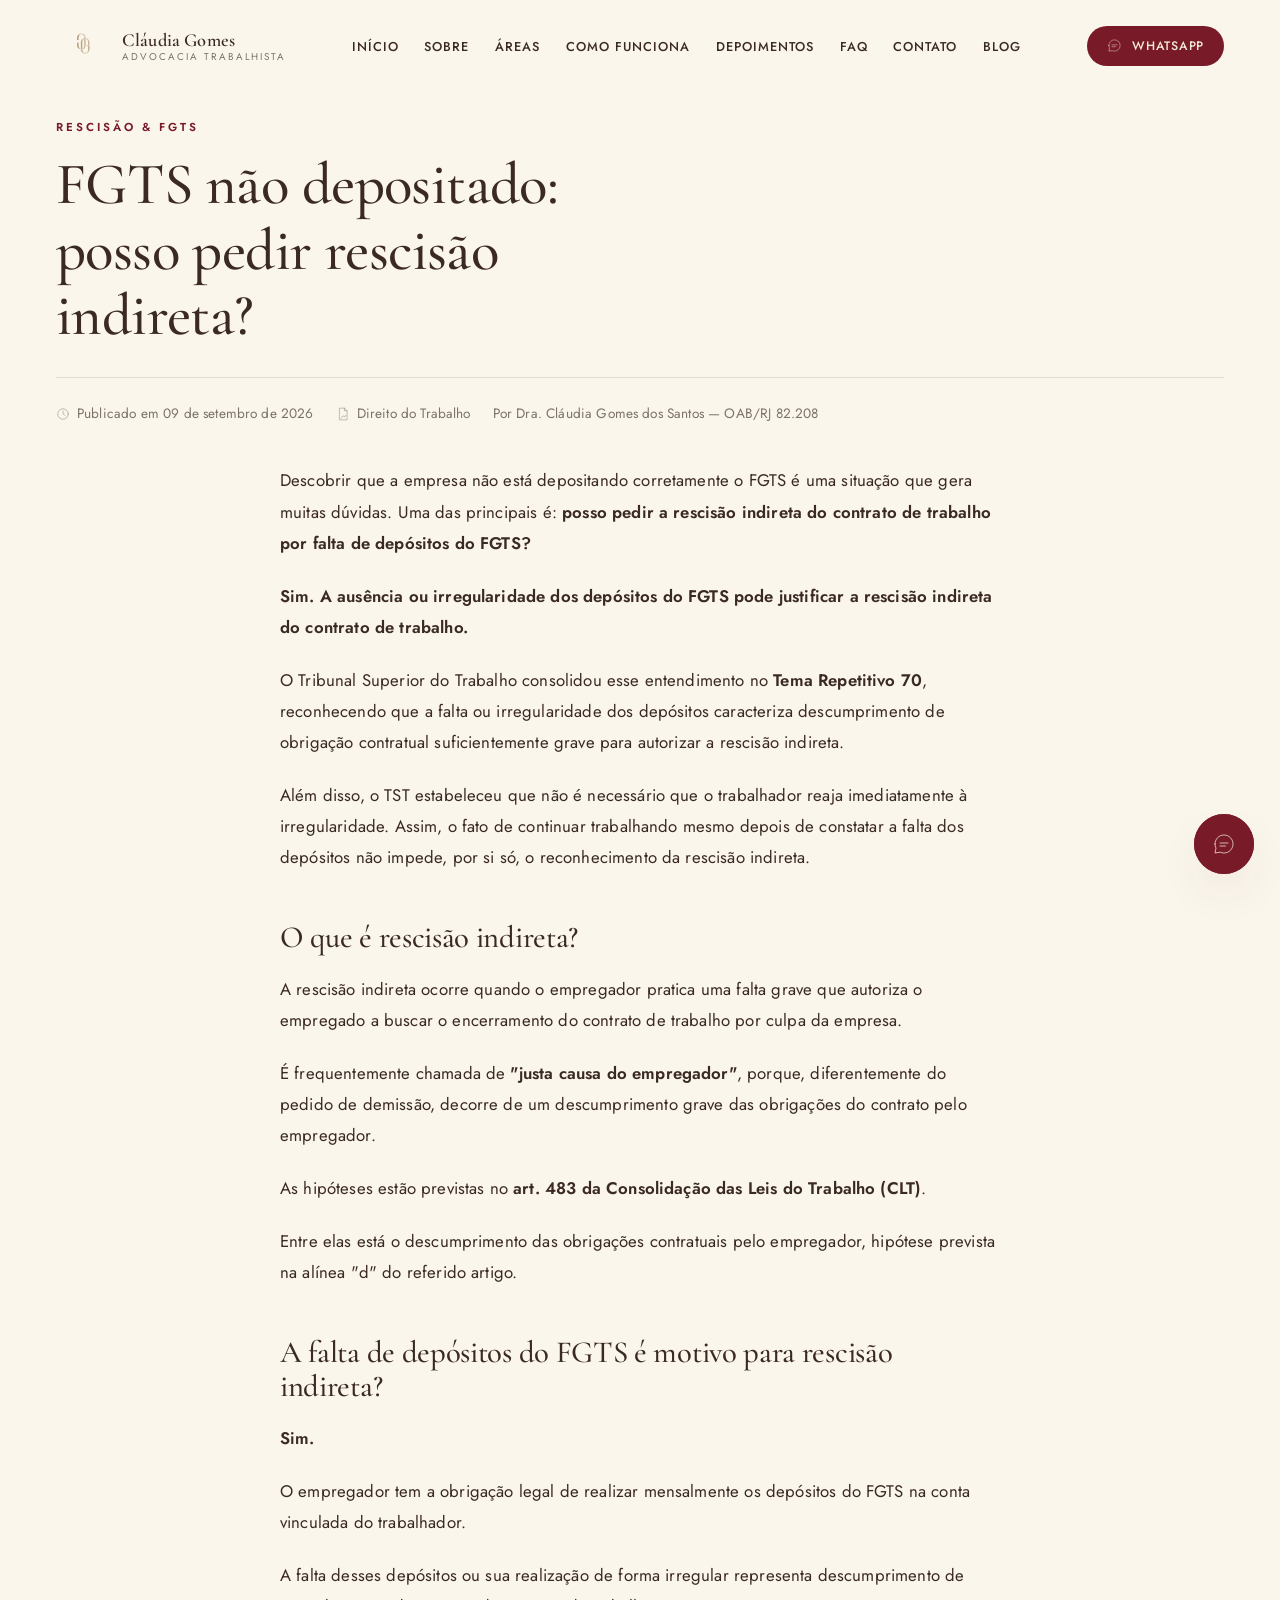
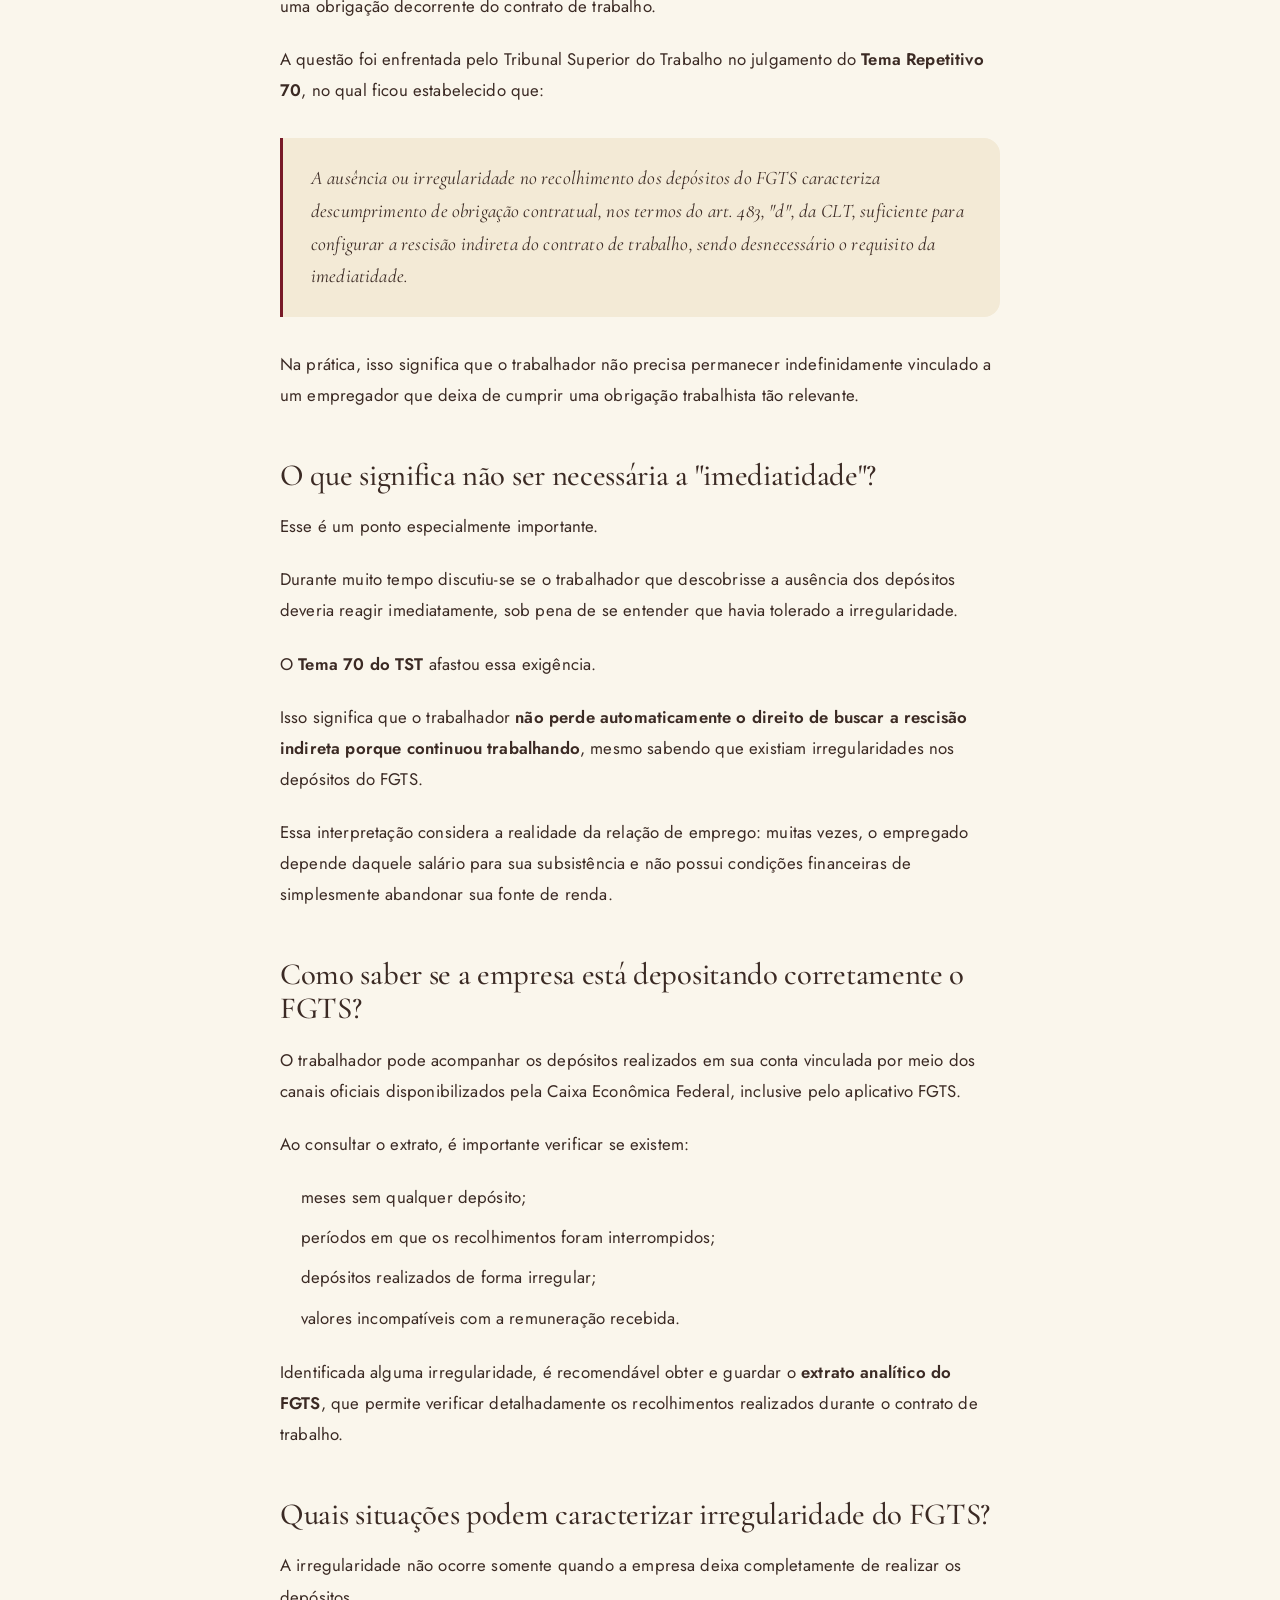
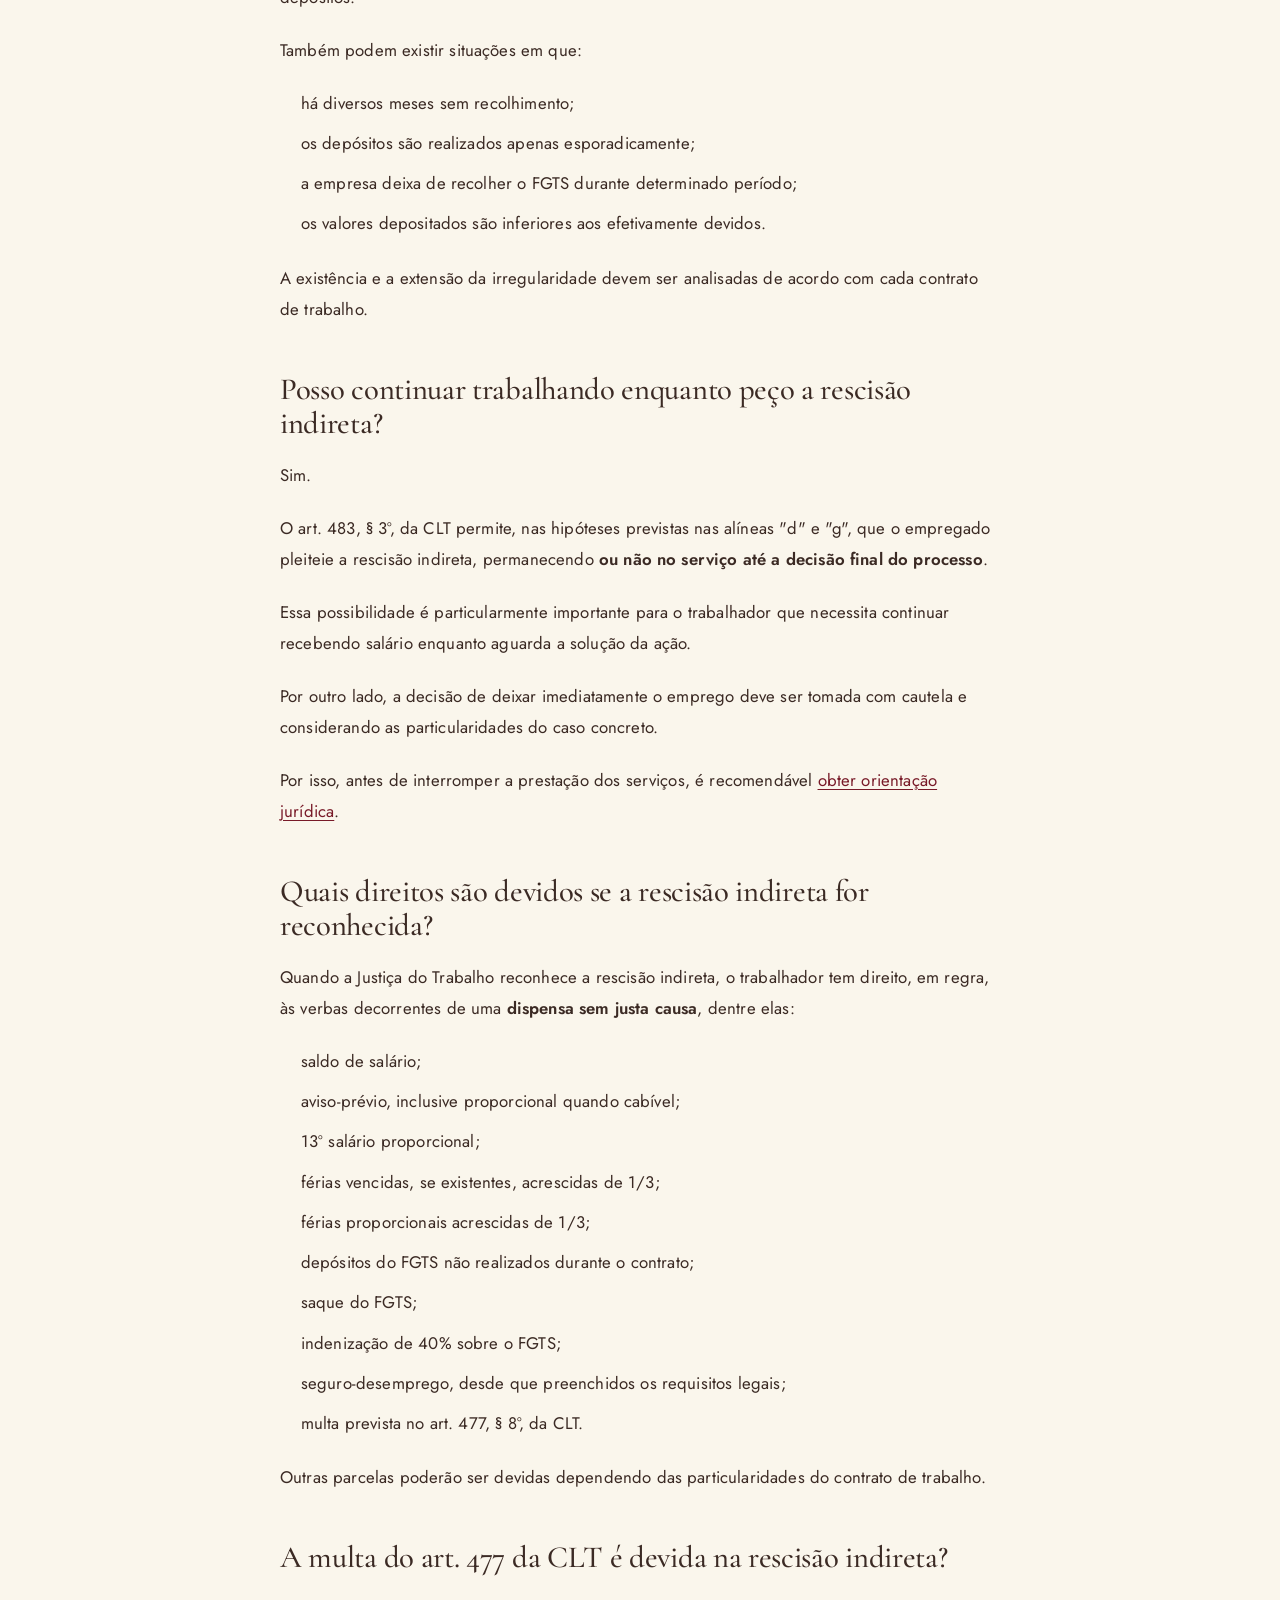
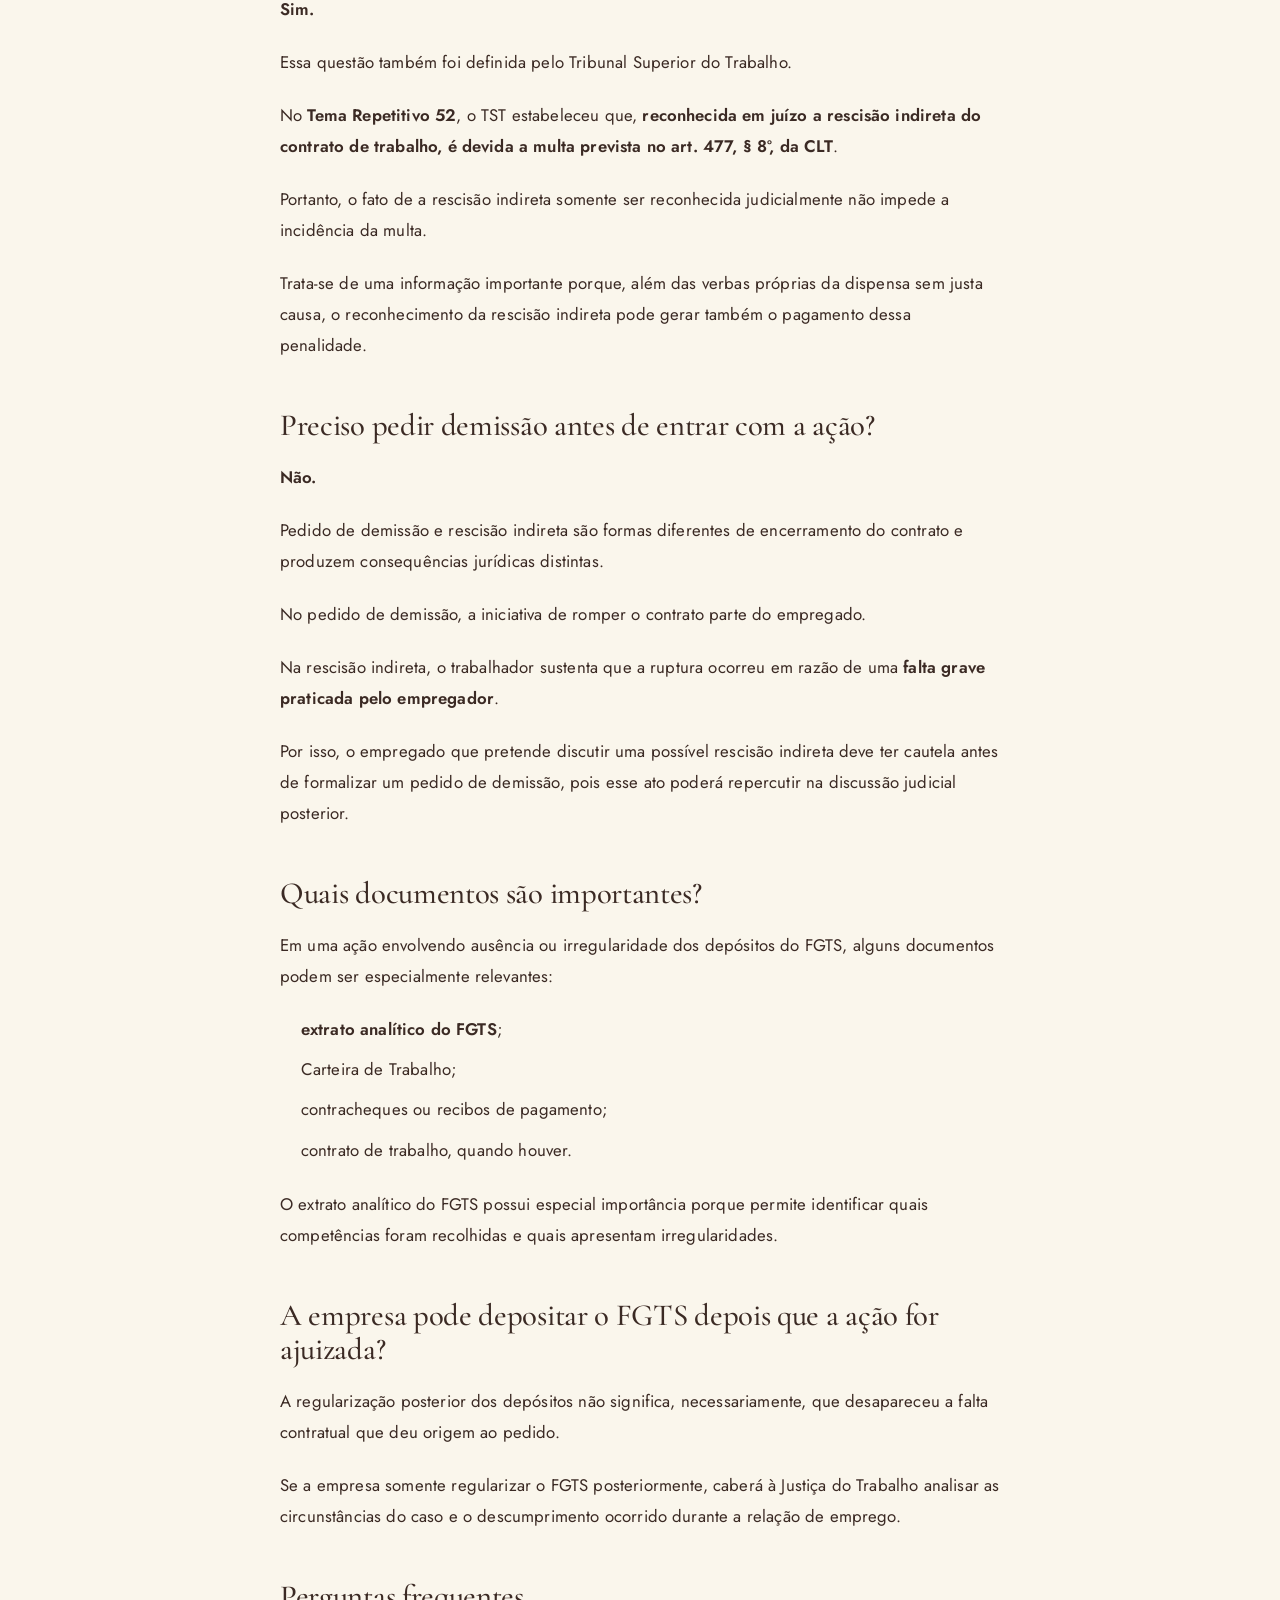
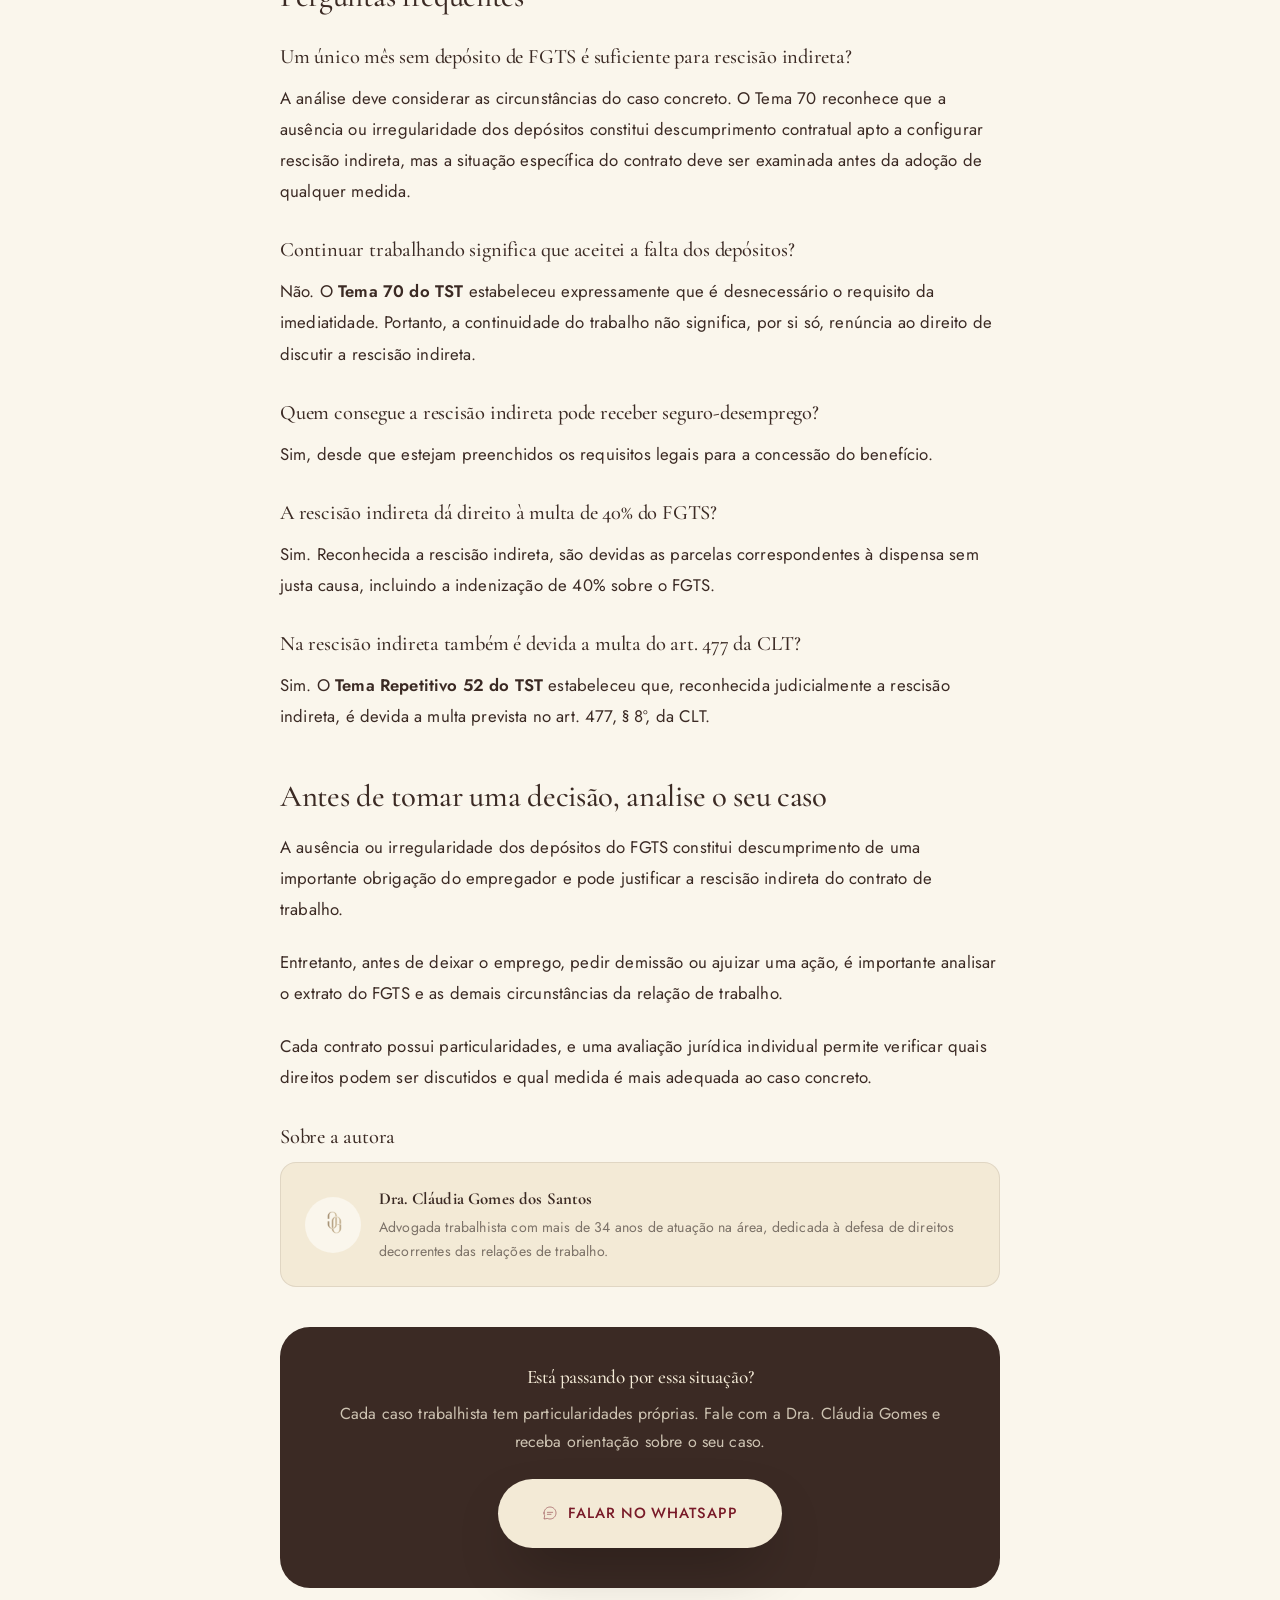
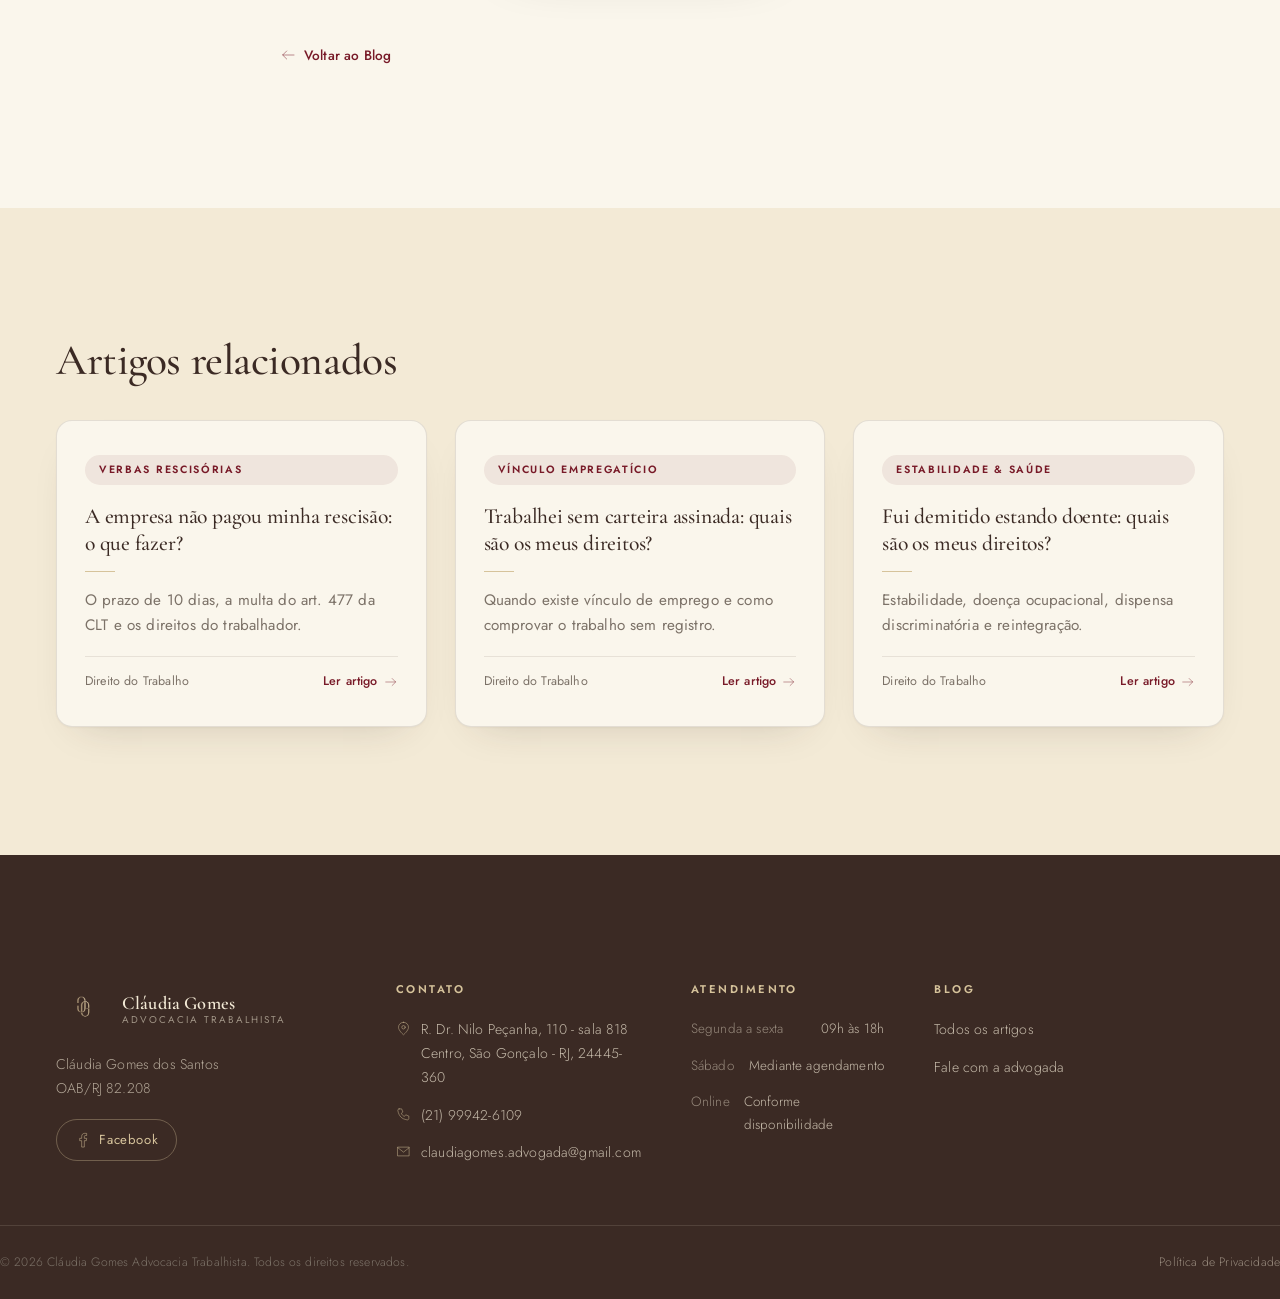
<file: blog/fgts-nao-depositado-rescisao-indireta/index.html>
<!DOCTYPE html>
<html lang="pt-BR">
<head>
<meta charset="UTF-8">
<meta name="viewport" content="width=device-width, initial-scale=1.0, viewport-fit=cover">
<title>FGTS não depositado dá rescisão indireta? Entenda seus direitos | Cláudia Gomes Advocacia</title>
<meta name="description" content="FGTS não depositado pode gerar rescisão indireta. Entenda o Tema 70 do TST, os direitos do trabalhador e a multa do art. 477 da CLT.">
<meta name="robots" content="index, follow">
<meta name="theme-color" content="#781A28">
<link rel="canonical" href="https://claudiagomesadv.com.br/blog/fgts-nao-depositado-rescisao-indireta/">
<meta property="og:type" content="article">
<meta property="og:locale" content="pt_BR">
<meta property="og:title" content="FGTS não depositado dá rescisão indireta? Entenda seus direitos">
<meta property="og:description" content="FGTS não depositado pode gerar rescisão indireta. Entenda o Tema 70 do TST, os direitos do trabalhador e a multa do art. 477 da CLT.">
<meta property="og:url" content="https://claudiagomesadv.com.br/blog/fgts-nao-depositado-rescisao-indireta/">
<meta name="twitter:card" content="summary_large_image">

<link rel="icon" type="image/png" href="/assets/favicon.png">
<link rel="apple-touch-icon" href="/assets/apple-touch-icon.png">

<link rel="preconnect" href="https://fonts.googleapis.com">
<link rel="preconnect" href="https://fonts.gstatic.com" crossorigin>
<link href="https://fonts.googleapis.com/css2?family=Cormorant+Garamond:ital,wght@0,300;0,400;0,500;0,600;0,700;1,400;1,500&family=Jost:wght@300;400;500;600&display=swap" rel="stylesheet">

<link rel="stylesheet" href="/assets/site.css">
<link rel="stylesheet" href="/assets/blog.css">

<script type="application/ld+json">
{"@context":"https://schema.org","@type":"Article","headline":"FGTS não depositado: posso pedir rescisão indireta?","description":"FGTS não depositado pode gerar rescisão indireta. Entenda o Tema 70 do TST, os direitos do trabalhador e a multa do art. 477 da CLT.","datePublished":"2026-09-09","dateModified":"2026-09-09","author":{"@type":"Attorney","name":"Cláudia Gomes dos Santos","url":"https://claudiagomesadv.com.br/"},"publisher":{"@type":"Attorney","name":"Cláudia Gomes dos Santos","url":"https://claudiagomesadv.com.br/"},"mainEntityOfPage":"https://claudiagomesadv.com.br/blog/fgts-nao-depositado-rescisao-indireta/","inLanguage":"pt-BR"}
</script>
<script type="application/ld+json">
{"@context":"https://schema.org","@type":"BreadcrumbList","itemListElement":[{"@type":"ListItem","position":1,"name":"Início","item":"https://claudiagomesadv.com.br/"},{"@type":"ListItem","position":2,"name":"Blog","item":"https://claudiagomesadv.com.br/blog/"},{"@type":"ListItem","position":3,"name":"FGTS não depositado: posso pedir rescisão indireta?","item":"https://claudiagomesadv.com.br/blog/fgts-nao-depositado-rescisao-indireta/"}]}
</script>
<script type="application/ld+json">
{"@context":"https://schema.org","@type":"FAQPage","mainEntity":[
{"@type":"Question","name":"Um único mês sem depósito de FGTS é suficiente para rescisão indireta?","acceptedAnswer":{"@type":"Answer","text":"A análise deve considerar as circunstâncias do caso concreto. O Tema 70 reconhece que a ausência ou irregularidade dos depósitos constitui descumprimento contratual apto a configurar rescisão indireta, mas a situação específica do contrato deve ser examinada antes da adoção de qualquer medida."}},
{"@type":"Question","name":"Continuar trabalhando significa que aceitei a falta dos depósitos?","acceptedAnswer":{"@type":"Answer","text":"Não. O Tema 70 do TST estabeleceu expressamente que é desnecessário o requisito da imediatidade. Portanto, a continuidade do trabalho não significa, por si só, renúncia ao direito de discutir a rescisão indireta."}},
{"@type":"Question","name":"Quem consegue a rescisão indireta pode receber seguro-desemprego?","acceptedAnswer":{"@type":"Answer","text":"Sim, desde que estejam preenchidos os requisitos legais para a concessão do benefício."}},
{"@type":"Question","name":"A rescisão indireta dá direito à multa de 40% do FGTS?","acceptedAnswer":{"@type":"Answer","text":"Sim. Reconhecida a rescisão indireta, são devidas as parcelas correspondentes à dispensa sem justa causa, incluindo a indenização de 40% sobre o FGTS."}},
{"@type":"Question","name":"Na rescisão indireta também é devida a multa do art. 477 da CLT?","acceptedAnswer":{"@type":"Answer","text":"Sim. O Tema Repetitivo 52 do TST estabeleceu que, reconhecida judicialmente a rescisão indireta, é devida a multa prevista no art. 477, § 8º, da CLT."}}
]}
</script>
</head>
<body>

<!-- SPRITE DE ÍCONES (oculto) -->
<svg style="display:none" aria-hidden="true"><defs>
  <symbol id="icon-menu" viewBox="0 0 48 48"><path d="M8 14h32M8 24h32M8 34h32"/></symbol>
  <symbol id="icon-close" viewBox="0 0 48 48"><path d="M12 12l24 24M36 12 12 36"/></symbol>
  <symbol id="icon-chat" viewBox="0 0 48 48"><path d="M6 24c0-9.9 8.1-18 18-18s18 8.1 18 18-8.1 18-18 18c-2.7 0-5.2-.6-7.5-1.6L6 42l2-9.8C6.7 29.6 6 26.9 6 24z"/><path d="M16 22h16M16 28h11"/></symbol>
  <symbol id="icon-pin" viewBox="0 0 48 48"><path d="M24 4c8.8 0 16 7 16 16 0 11-16 24-16 24S8 31 8 20C8 11 15.2 4 24 4z"/><circle cx="24" cy="20" r="5.5"/></symbol>
  <symbol id="icon-phone" viewBox="0 0 48 48"><path d="M10 6h8l4 10-5 4c2 5 5 8 10 10l4-5 10 4v8c0 3-3 5-6 4C18 38 10 30 6 12c-1-3 1-6 4-6z"/></symbol>
  <symbol id="icon-mail" viewBox="0 0 48 48"><path d="M6 10h36v28H6z"/><path d="m6 12 18 14L42 12"/></symbol>
  <symbol id="icon-facebook" viewBox="0 0 48 48"><path d="M28 44V26h6l1-7h-7v-5c0-2 .6-3.5 3.5-3.5H35V4.3C34.3 4.2 32 4 29.3 4 23.7 4 20 7.4 20 13.6V19h-6v7h6v18z"/></symbol>
  <symbol id="icon-arrow-right" viewBox="0 0 48 48"><path d="M6 24h34m-12-12 12 12-12 12"/></symbol>
  <symbol id="icon-clock" viewBox="0 0 48 48"><circle cx="24" cy="24" r="18"/><path d="M24 14v10l7 5"/></symbol>
  <symbol id="icon-doc" viewBox="0 0 48 48"><path d="M13 4h16l9 9v31H13z"/><path d="M29 4v9h9"/><path d="M18 38l6-8 6 4 4-6"/></symbol>
</defs></svg>

<!-- LOADER -->
<div id="loader" aria-hidden="true">
  <div class="loader-emblem">
    <svg viewBox="0 0 240 240" class="loader-ring"><circle cx="120" cy="120" r="104"/></svg>
    <img class="loader-logo" src="/assets/logo.png" alt="Cláudia Gomes Advogada">
    <span class="loader-name">Cláudia Gomes</span>
  </div>
</div>

<!-- HEADER -->
<div class="nav-overlay" id="navOverlay" aria-hidden="true"></div>
<header class="site-header" id="siteHeader">
  <div class="container header-inner">
    <a href="/" class="brand" aria-label="Cláudia Gomes Advocacia Trabalhista — início">
      <img class="brand-logo-svg" src="/assets/logo.png" alt="Cláudia Gomes Advogada" style="width:52px;height:52px;object-fit:contain;flex-shrink:0;">
      <span class="brand-text">
        <strong>Cláudia Gomes</strong>
        <em>Advocacia Trabalhista</em>
      </span>
    </a>

    <nav class="main-nav" id="mainNav" aria-label="Navegação principal">
      <button class="nav-close-btn" id="navCloseBtn" aria-label="Fechar menu">
        <svg class="icon" width="24" height="24"><use href="#icon-close"/></svg>
      </button>
      <ul>
        <li><a href="/#inicio">Início</a></li>
        <li><a href="/#sobre">Sobre</a></li>
        <li><a href="/#areas">Áreas</a></li>
        <li><a href="/#como-funciona">Como funciona</a></li>
        <li><a href="/#depoimentos">Depoimentos</a></li>
        <li><a href="/#faq">FAQ</a></li>
        <li><a href="/#contato">Contato</a></li>
        <li><a href="/blog/" aria-current="page">Blog</a></li>
      </ul>
    </nav>

    <div class="header-actions">
      <a href="#" class="btn btn-primary btn-small js-whatsapp">
        <svg class="icon" width="15" height="15"><use href="#icon-chat"/></svg>
        <span>WhatsApp</span>
      </a>
      <button class="nav-toggle" id="navToggle" aria-expanded="false" aria-controls="mainNav" aria-label="Abrir menu">
        <svg class="icon icon-open" width="22" height="22"><use href="#icon-menu"/></svg>
        <svg class="icon icon-close" width="22" height="22"><use href="#icon-close"/></svg>
      </button>
    </div>
  </div>
</header>

<main id="topo">


  <!-- CABEÇALHO DO ARTIGO -->
  <header class="article-header">
    <div class="container">
      <p class="eyebrow">Rescisão &amp; FGTS</p>
      <h1>FGTS não depositado: posso pedir rescisão indireta?</h1>
      <div class="article-meta">
        <span><svg class="icon" width="14" height="14"><use href="#icon-clock"/></svg>Publicado em 09 de setembro de 2026</span>
        <span><svg class="icon" width="14" height="14"><use href="#icon-doc"/></svg>Direito do Trabalho</span>
        <span>Por Dra. Cláudia Gomes dos Santos — OAB/RJ 82.208</span>
      </div>
    </div>
  </header>

  <!-- CORPO DO ARTIGO -->
  <section class="article-body">
    <div class="container">
      <div class="article-body-inner">

        <p>Descobrir que a empresa não está depositando corretamente o FGTS é uma situação que gera muitas dúvidas. Uma das principais é: <strong>posso pedir a rescisão indireta do contrato de trabalho por falta de depósitos do FGTS?</strong></p>

        <p><strong>Sim. A ausência ou irregularidade dos depósitos do FGTS pode justificar a rescisão indireta do contrato de trabalho.</strong></p>

        <p>O Tribunal Superior do Trabalho consolidou esse entendimento no <strong>Tema Repetitivo 70</strong>, reconhecendo que a falta ou irregularidade dos depósitos caracteriza descumprimento de obrigação contratual suficientemente grave para autorizar a rescisão indireta.</p>

        <p>Além disso, o TST estabeleceu que não é necessário que o trabalhador reaja imediatamente à irregularidade. Assim, o fato de continuar trabalhando mesmo depois de constatar a falta dos depósitos não impede, por si só, o reconhecimento da rescisão indireta.</p>

        <h2>O que é rescisão indireta?</h2>
        <p>A rescisão indireta ocorre quando o empregador pratica uma falta grave que autoriza o empregado a buscar o encerramento do contrato de trabalho por culpa da empresa.</p>
        <p>É frequentemente chamada de <strong>"justa causa do empregador"</strong>, porque, diferentemente do pedido de demissão, decorre de um descumprimento grave das obrigações do contrato pelo empregador.</p>
        <p>As hipóteses estão previstas no <strong>art. 483 da Consolidação das Leis do Trabalho (CLT)</strong>.</p>
        <p>Entre elas está o descumprimento das obrigações contratuais pelo empregador, hipótese prevista na alínea "d" do referido artigo.</p>

        <h2>A falta de depósitos do FGTS é motivo para rescisão indireta?</h2>
        <p><strong>Sim.</strong></p>
        <p>O empregador tem a obrigação legal de realizar mensalmente os depósitos do FGTS na conta vinculada do trabalhador.</p>
        <p>A falta desses depósitos ou sua realização de forma irregular representa descumprimento de uma obrigação decorrente do contrato de trabalho.</p>
        <p>A questão foi enfrentada pelo Tribunal Superior do Trabalho no julgamento do <strong>Tema Repetitivo 70</strong>, no qual ficou estabelecido que:</p>
        <blockquote>A ausência ou irregularidade no recolhimento dos depósitos do FGTS caracteriza descumprimento de obrigação contratual, nos termos do art. 483, "d", da CLT, suficiente para configurar a rescisão indireta do contrato de trabalho, sendo desnecessário o requisito da imediatidade.</blockquote>
        <p>Na prática, isso significa que o trabalhador não precisa permanecer indefinidamente vinculado a um empregador que deixa de cumprir uma obrigação trabalhista tão relevante.</p>

        <h2>O que significa não ser necessária a "imediatidade"?</h2>
        <p>Esse é um ponto especialmente importante.</p>
        <p>Durante muito tempo discutiu-se se o trabalhador que descobrisse a ausência dos depósitos deveria reagir imediatamente, sob pena de se entender que havia tolerado a irregularidade.</p>
        <p>O <strong>Tema 70 do TST</strong> afastou essa exigência.</p>
        <p>Isso significa que o trabalhador <strong>não perde automaticamente o direito de buscar a rescisão indireta porque continuou trabalhando</strong>, mesmo sabendo que existiam irregularidades nos depósitos do FGTS.</p>
        <p>Essa interpretação considera a realidade da relação de emprego: muitas vezes, o empregado depende daquele salário para sua subsistência e não possui condições financeiras de simplesmente abandonar sua fonte de renda.</p>

        <h2>Como saber se a empresa está depositando corretamente o FGTS?</h2>
        <p>O trabalhador pode acompanhar os depósitos realizados em sua conta vinculada por meio dos canais oficiais disponibilizados pela Caixa Econômica Federal, inclusive pelo aplicativo FGTS.</p>
        <p>Ao consultar o extrato, é importante verificar se existem:</p>
        <ul>
          <li>meses sem qualquer depósito;</li>
          <li>períodos em que os recolhimentos foram interrompidos;</li>
          <li>depósitos realizados de forma irregular;</li>
          <li>valores incompatíveis com a remuneração recebida.</li>
        </ul>
        <p>Identificada alguma irregularidade, é recomendável obter e guardar o <strong>extrato analítico do FGTS</strong>, que permite verificar detalhadamente os recolhimentos realizados durante o contrato de trabalho.</p>

        <h2>Quais situações podem caracterizar irregularidade do FGTS?</h2>
        <p>A irregularidade não ocorre somente quando a empresa deixa completamente de realizar os depósitos.</p>
        <p>Também podem existir situações em que:</p>
        <ul>
          <li>há diversos meses sem recolhimento;</li>
          <li>os depósitos são realizados apenas esporadicamente;</li>
          <li>a empresa deixa de recolher o FGTS durante determinado período;</li>
          <li>os valores depositados são inferiores aos efetivamente devidos.</li>
        </ul>
        <p>A existência e a extensão da irregularidade devem ser analisadas de acordo com cada contrato de trabalho.</p>

        <h2>Posso continuar trabalhando enquanto peço a rescisão indireta?</h2>
        <p>Sim.</p>
        <p>O art. 483, § 3º, da CLT permite, nas hipóteses previstas nas alíneas "d" e "g", que o empregado pleiteie a rescisão indireta, permanecendo <strong>ou não no serviço até a decisão final do processo</strong>.</p>
        <p>Essa possibilidade é particularmente importante para o trabalhador que necessita continuar recebendo salário enquanto aguarda a solução da ação.</p>
        <p>Por outro lado, a decisão de deixar imediatamente o emprego deve ser tomada com cautela e considerando as particularidades do caso concreto.</p>
        <p>Por isso, antes de interromper a prestação dos serviços, é recomendável <a href="/#contato">obter orientação jurídica</a>.</p>

        <h2>Quais direitos são devidos se a rescisão indireta for reconhecida?</h2>
        <p>Quando a Justiça do Trabalho reconhece a rescisão indireta, o trabalhador tem direito, em regra, às verbas decorrentes de uma <strong>dispensa sem justa causa</strong>, dentre elas:</p>
        <ul>
          <li>saldo de salário;</li>
          <li>aviso-prévio, inclusive proporcional quando cabível;</li>
          <li>13º salário proporcional;</li>
          <li>férias vencidas, se existentes, acrescidas de 1/3;</li>
          <li>férias proporcionais acrescidas de 1/3;</li>
          <li>depósitos do FGTS não realizados durante o contrato;</li>
          <li>saque do FGTS;</li>
          <li>indenização de 40% sobre o FGTS;</li>
          <li>seguro-desemprego, desde que preenchidos os requisitos legais;</li>
          <li>multa prevista no art. 477, § 8º, da CLT.</li>
        </ul>
        <p>Outras parcelas poderão ser devidas dependendo das particularidades do contrato de trabalho.</p>

        <h2>A multa do art. 477 da CLT é devida na rescisão indireta?</h2>
        <p><strong>Sim.</strong></p>
        <p>Essa questão também foi definida pelo Tribunal Superior do Trabalho.</p>
        <p>No <strong>Tema Repetitivo 52</strong>, o TST estabeleceu que, <strong>reconhecida em juízo a rescisão indireta do contrato de trabalho, é devida a multa prevista no art. 477, § 8º, da CLT</strong>.</p>
        <p>Portanto, o fato de a rescisão indireta somente ser reconhecida judicialmente não impede a incidência da multa.</p>
        <p>Trata-se de uma informação importante porque, além das verbas próprias da dispensa sem justa causa, o reconhecimento da rescisão indireta pode gerar também o pagamento dessa penalidade.</p>

        <h2>Preciso pedir demissão antes de entrar com a ação?</h2>
        <p><strong>Não.</strong></p>
        <p>Pedido de demissão e rescisão indireta são formas diferentes de encerramento do contrato e produzem consequências jurídicas distintas.</p>
        <p>No pedido de demissão, a iniciativa de romper o contrato parte do empregado.</p>
        <p>Na rescisão indireta, o trabalhador sustenta que a ruptura ocorreu em razão de uma <strong>falta grave praticada pelo empregador</strong>.</p>
        <p>Por isso, o empregado que pretende discutir uma possível rescisão indireta deve ter cautela antes de formalizar um pedido de demissão, pois esse ato poderá repercutir na discussão judicial posterior.</p>

        <h2>Quais documentos são importantes?</h2>
        <p>Em uma ação envolvendo ausência ou irregularidade dos depósitos do FGTS, alguns documentos podem ser especialmente relevantes:</p>
        <ul>
          <li><strong>extrato analítico do FGTS</strong>;</li>
          <li>Carteira de Trabalho;</li>
          <li>contracheques ou recibos de pagamento;</li>
          <li>contrato de trabalho, quando houver.</li>
        </ul>
        <p>O extrato analítico do FGTS possui especial importância porque permite identificar quais competências foram recolhidas e quais apresentam irregularidades.</p>

        <h2>A empresa pode depositar o FGTS depois que a ação for ajuizada?</h2>
        <p>A regularização posterior dos depósitos não significa, necessariamente, que desapareceu a falta contratual que deu origem ao pedido.</p>
        <p>Se a empresa somente regularizar o FGTS posteriormente, caberá à Justiça do Trabalho analisar as circunstâncias do caso e o descumprimento ocorrido durante a relação de emprego.</p>

        <h2>Perguntas frequentes</h2>

        <h3>Um único mês sem depósito de FGTS é suficiente para rescisão indireta?</h3>
        <p>A análise deve considerar as circunstâncias do caso concreto. O Tema 70 reconhece que a ausência ou irregularidade dos depósitos constitui descumprimento contratual apto a configurar rescisão indireta, mas a situação específica do contrato deve ser examinada antes da adoção de qualquer medida.</p>

        <h3>Continuar trabalhando significa que aceitei a falta dos depósitos?</h3>
        <p>Não. O <strong>Tema 70 do TST</strong> estabeleceu expressamente que é desnecessário o requisito da imediatidade. Portanto, a continuidade do trabalho não significa, por si só, renúncia ao direito de discutir a rescisão indireta.</p>

        <h3>Quem consegue a rescisão indireta pode receber seguro-desemprego?</h3>
        <p>Sim, desde que estejam preenchidos os requisitos legais para a concessão do benefício.</p>

        <h3>A rescisão indireta dá direito à multa de 40% do FGTS?</h3>
        <p>Sim. Reconhecida a rescisão indireta, são devidas as parcelas correspondentes à dispensa sem justa causa, incluindo a indenização de 40% sobre o FGTS.</p>

        <h3>Na rescisão indireta também é devida a multa do art. 477 da CLT?</h3>
        <p>Sim. O <strong>Tema Repetitivo 52 do TST</strong> estabeleceu que, reconhecida judicialmente a rescisão indireta, é devida a multa prevista no art. 477, § 8º, da CLT.</p>

        <h2>Antes de tomar uma decisão, analise o seu caso</h2>
        <p>A ausência ou irregularidade dos depósitos do FGTS constitui descumprimento de uma importante obrigação do empregador e pode justificar a rescisão indireta do contrato de trabalho.</p>
        <p>Entretanto, antes de deixar o emprego, pedir demissão ou ajuizar uma ação, é importante analisar o extrato do FGTS e as demais circunstâncias da relação de trabalho.</p>
        <p>Cada contrato possui particularidades, e uma avaliação jurídica individual permite verificar quais direitos podem ser discutidos e qual medida é mais adequada ao caso concreto.</p>

        <h3>Sobre a autora</h3>
      </div>

      <div class="author-box">
        <img src="/assets/logo.png" alt="Cláudia Gomes Advogada">
        <div>
          <strong><a href="/#sobre" style="color:inherit;text-decoration:none">Dra. Cláudia Gomes dos Santos</a></strong>
          <p>Advogada trabalhista com mais de 34 anos de atuação na área, dedicada à defesa de direitos decorrentes das relações de trabalho.</p>
        </div>
      </div>

      <div class="article-cta">
        <h3>Está passando por essa situação?</h3>
        <p>Cada caso trabalhista tem particularidades próprias. Fale com a Dra. Cláudia Gomes e receba orientação sobre o seu caso.</p>
        <a href="#" class="btn btn-cta js-whatsapp">
          <svg class="icon" width="16" height="16"><use href="#icon-chat"/></svg>
          <span>Falar no WhatsApp</span>
        </a>
      </div>

      <div class="article-back">
        <a href="/blog/" class="link-back">
          <svg class="icon" width="16" height="16"><use href="#icon-arrow-right"/></svg>
          <span>Voltar ao Blog</span>
        </a>
      </div>

    </div>
  </section>

  <!-- ARTIGOS RELACIONADOS -->
  <section class="related-articles">
    <div class="container">
      <h2>Artigos relacionados</h2>
      <div class="related-grid">
        <article class="blog-card">
          <span class="blog-card-category">Verbas Rescisórias</span>
          <h3><a href="/blog/empresa-nao-pagou-minha-rescisao/">A empresa não pagou minha rescisão: o que fazer?</a></h3>
          <p>O prazo de 10 dias, a multa do art. 477 da CLT e os direitos do trabalhador.</p>
          <div class="blog-card-meta">
            <span>Direito do Trabalho</span>
            <a class="blog-card-link" href="/blog/empresa-nao-pagou-minha-rescisao/">Ler artigo <svg class="icon" width="14" height="14"><use href="#icon-arrow-right"/></svg></a>
          </div>
        </article>
        <article class="blog-card">
          <span class="blog-card-category">Vínculo Empregatício</span>
          <h3><a href="/blog/trabalhei-sem-carteira-assinada-direitos/">Trabalhei sem carteira assinada: quais são os meus direitos?</a></h3>
          <p>Quando existe vínculo de emprego e como comprovar o trabalho sem registro.</p>
          <div class="blog-card-meta">
            <span>Direito do Trabalho</span>
            <a class="blog-card-link" href="/blog/trabalhei-sem-carteira-assinada-direitos/">Ler artigo <svg class="icon" width="14" height="14"><use href="#icon-arrow-right"/></svg></a>
          </div>
        </article>
        <article class="blog-card">
          <span class="blog-card-category">Estabilidade &amp; Saúde</span>
          <h3><a href="/blog/fui-demitido-doente-direitos/">Fui demitido estando doente: quais são os meus direitos?</a></h3>
          <p>Estabilidade, doença ocupacional, dispensa discriminatória e reintegração.</p>
          <div class="blog-card-meta">
            <span>Direito do Trabalho</span>
            <a class="blog-card-link" href="/blog/fui-demitido-doente-direitos/">Ler artigo <svg class="icon" width="14" height="14"><use href="#icon-arrow-right"/></svg></a>
          </div>
        </article>
      </div>
    </div>
  </section>

</main>

<!-- RODAPÉ -->
<footer class="site-footer" id="contato">
  <div class="container footer-grid">
    <div class="footer-brand">
      <a href="/" class="brand">
        <img class="brand-logo-svg" src="/assets/logo.png" alt="Cláudia Gomes Advogada" style="width:52px;height:52px;object-fit:contain;flex-shrink:0;">
        <span class="brand-text"><strong>Cláudia Gomes</strong><em>Advocacia Trabalhista</em></span>
      </a>
      <p>Cláudia Gomes dos Santos<br>OAB/RJ 82.208</p>
      <a class="footer-social" href="https://www.facebook.com/claudiagomesadvocaciatrabalhista/" target="_blank" rel="noopener noreferrer" aria-label="Facebook do escritório">
        <svg class="icon" width="16" height="16"><use href="#icon-facebook"/></svg>
        <span>Facebook</span>
      </a>
    </div>
    <div class="footer-col">
      <h3>Contato</h3>
      <ul>
        <li><svg class="icon" width="15" height="15"><use href="#icon-pin"/></svg><span>R. Dr. Nilo Peçanha, 110 - sala 818<br>Centro, São Gonçalo - RJ, 24445-360</span></li>
        <li><svg class="icon" width="15" height="15"><use href="#icon-phone"/></svg><a href="#" class="js-whatsapp">(21) 99942-6109</a></li>
        <li><svg class="icon" width="15" height="15"><use href="#icon-mail"/></svg><a href="mailto:claudiagomes.advogada@gmail.com">claudiagomes.advogada@gmail.com</a></li>
      </ul>
    </div>
    <div class="footer-col">
      <h3>Atendimento</h3>
      <ul class="footer-hours">
        <li><span>Segunda a sexta</span><span>09h às 18h</span></li>
        <li><span>Sábado</span><span>Mediante agendamento</span></li>
        <li><span>Online</span><span>Conforme disponibilidade</span></li>
      </ul>
    </div>
    <div class="footer-col">
      <h3>Blog</h3>
      <ul>
        <li><a href="/blog/">Todos os artigos</a></li>
        <li><a href="/#contato">Fale com a advogada</a></li>
      </ul>
    </div>
  </div>
  <div class="container footer-bottom">
    <p>&copy; <span id="footerYear"></span> Cláudia Gomes Advocacia Trabalhista. Todos os direitos reservados.</p>
    <a href="#">Política de Privacidade</a>
  </div>
</footer>

<!-- BOTÃO FLUTUANTE WHATSAPP -->
<a href="#" class="whatsapp-float js-whatsapp" aria-label="Falar no WhatsApp com a Dra. Cláudia Gomes">
  <svg class="icon" width="24" height="24"><use href="#icon-chat"/></svg>
</a>

<script src="/assets/site.js"></script>
</body>
</html>
</file>
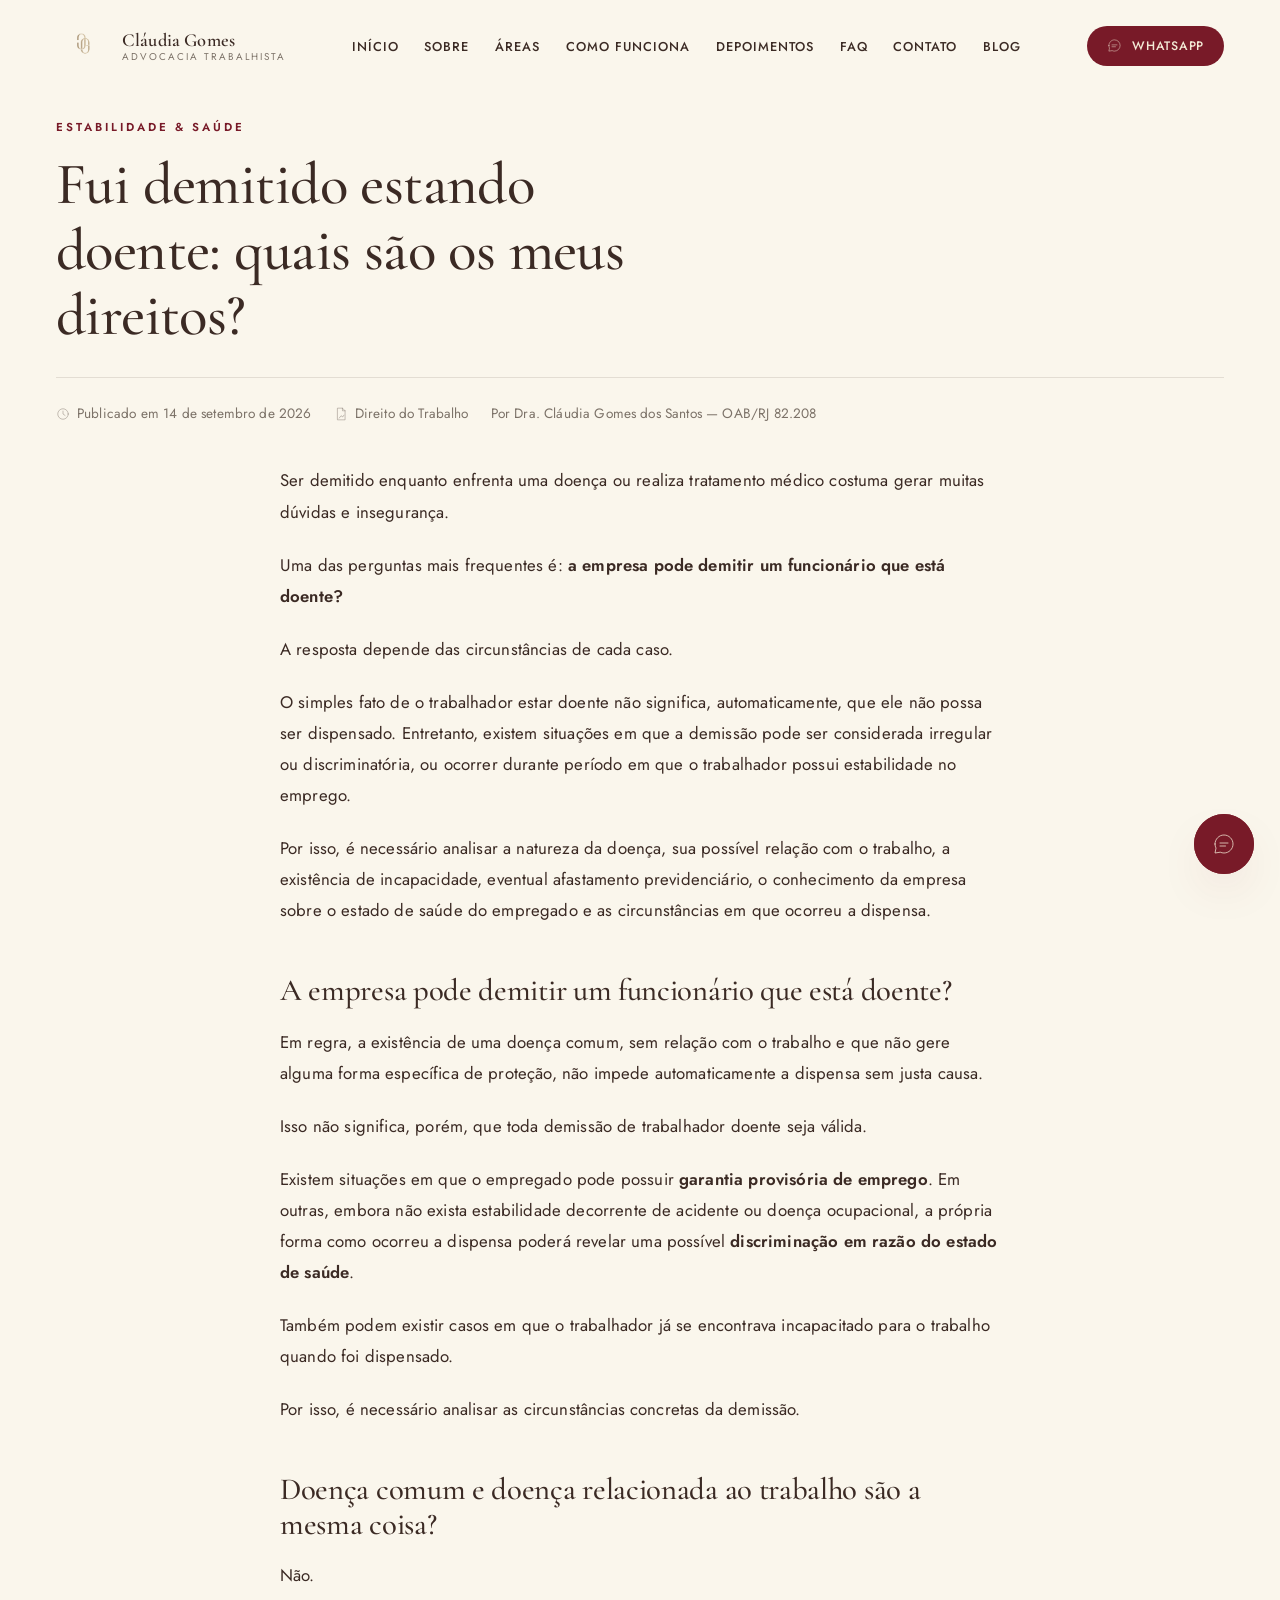
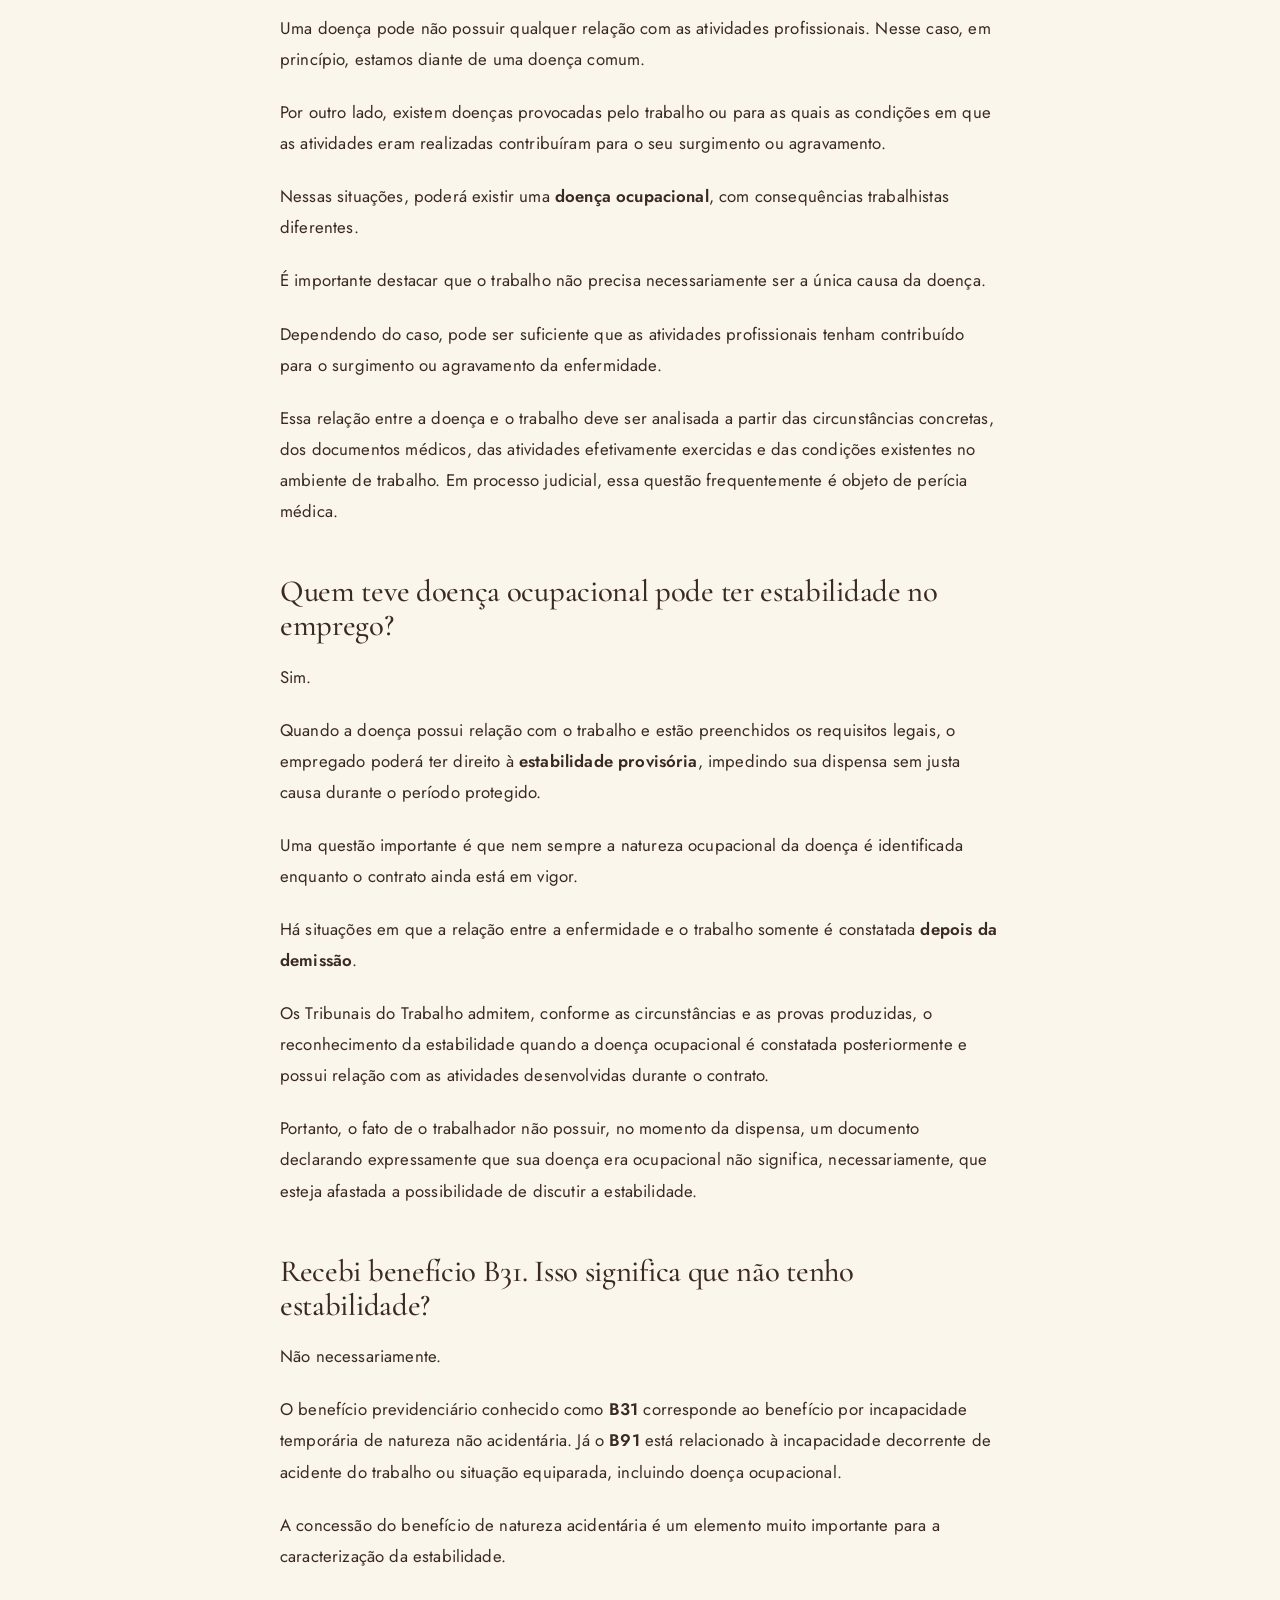
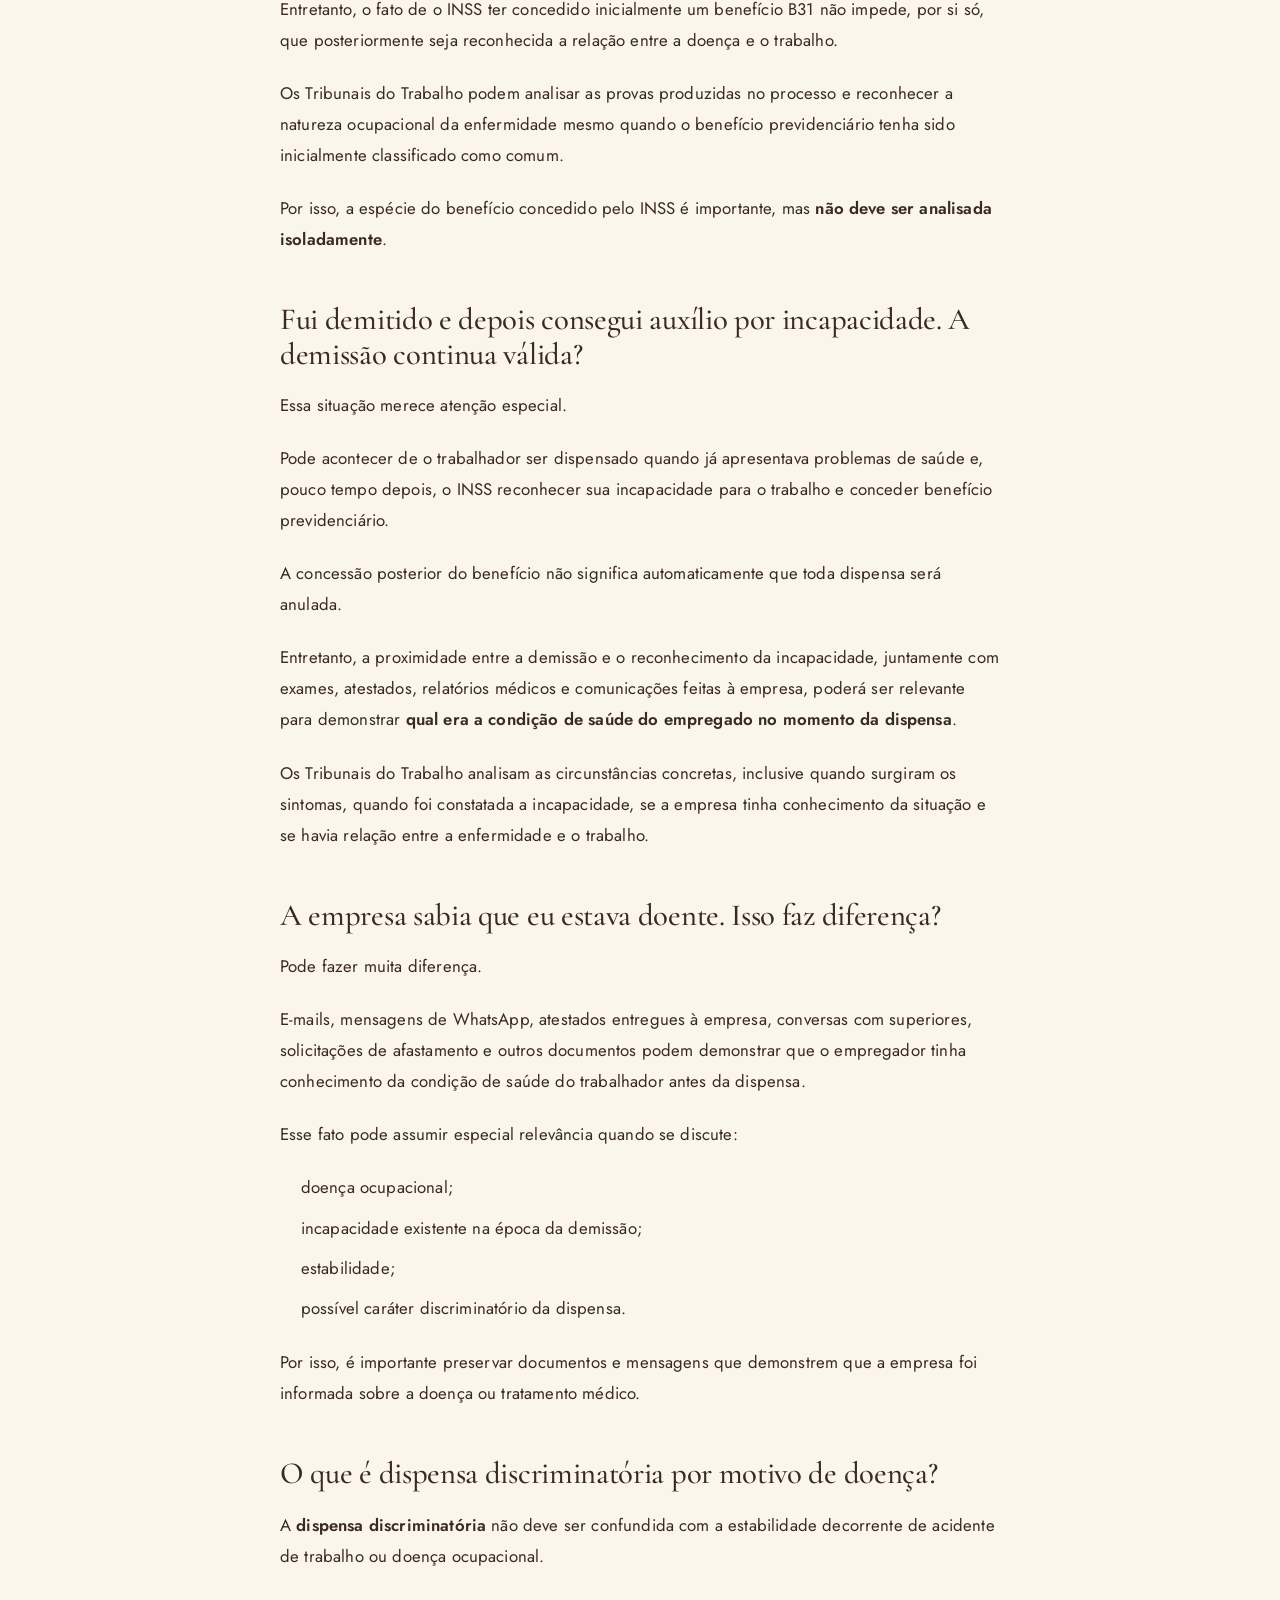
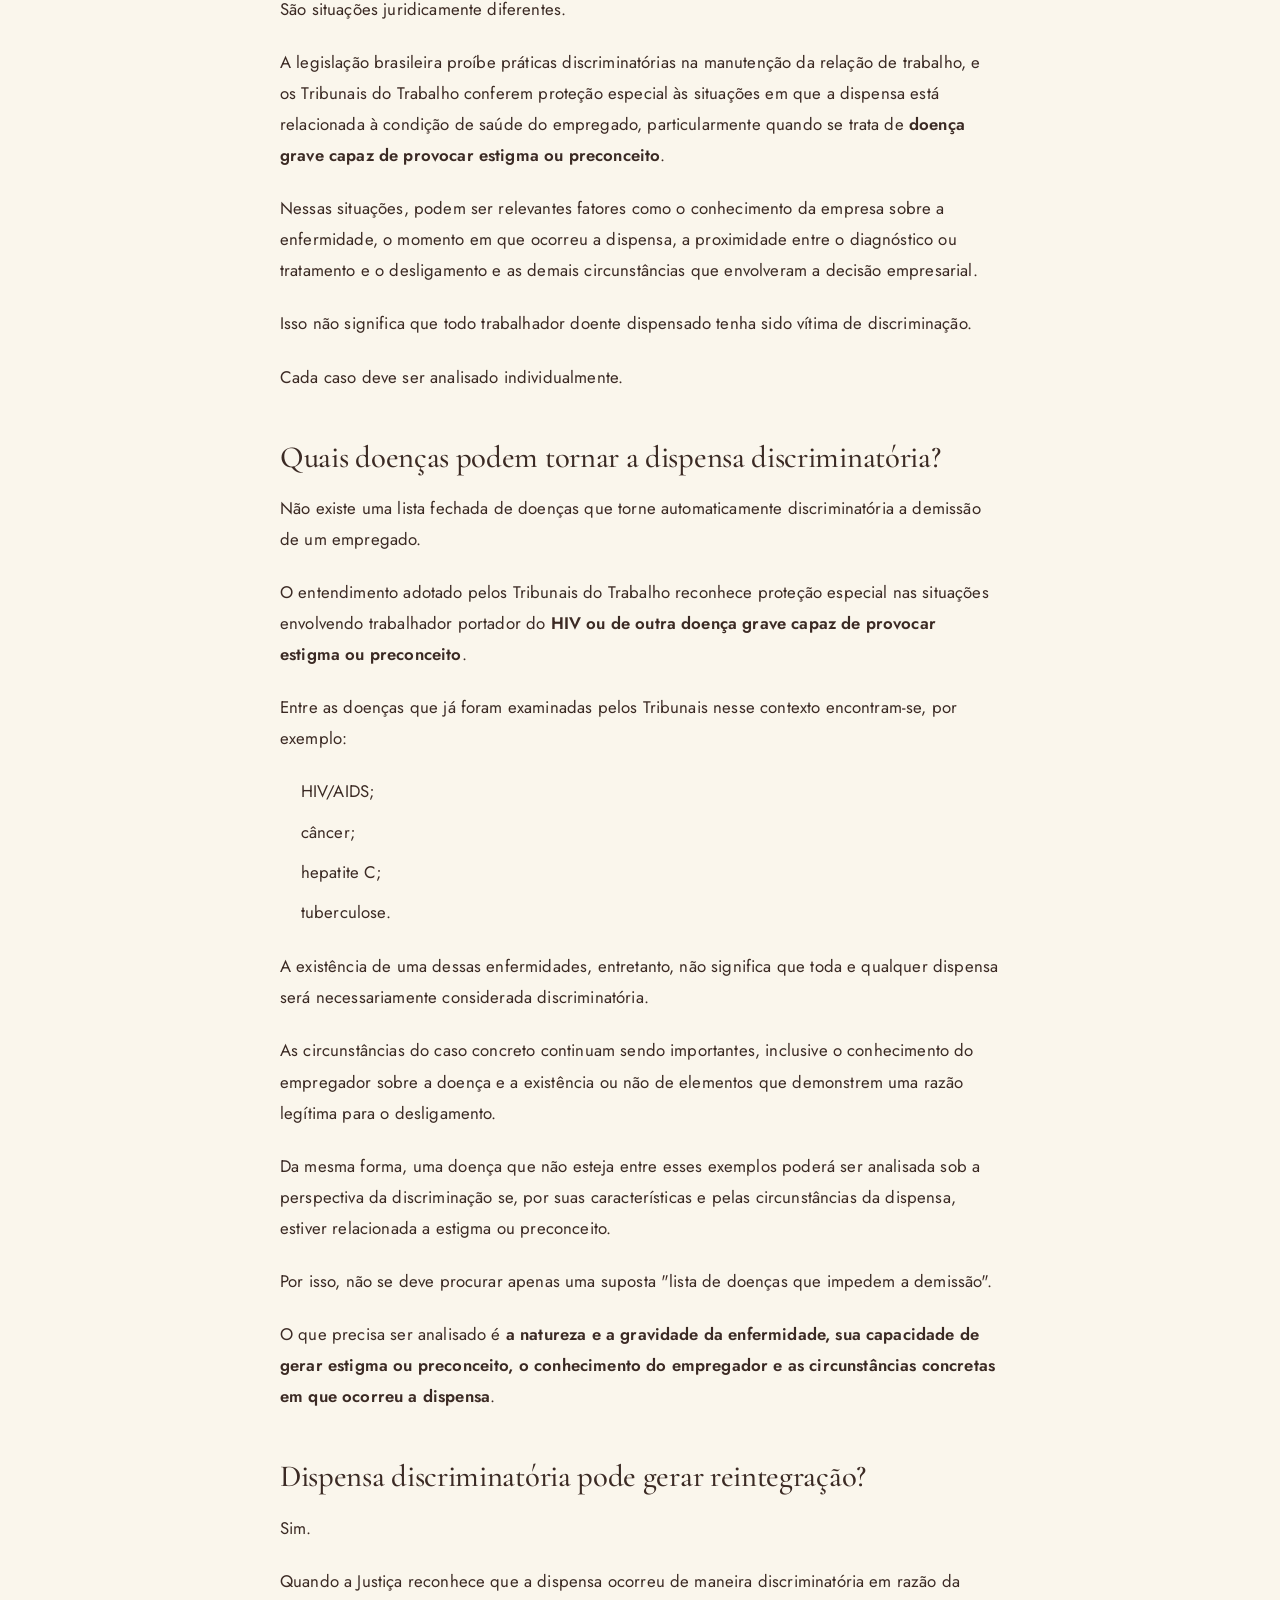
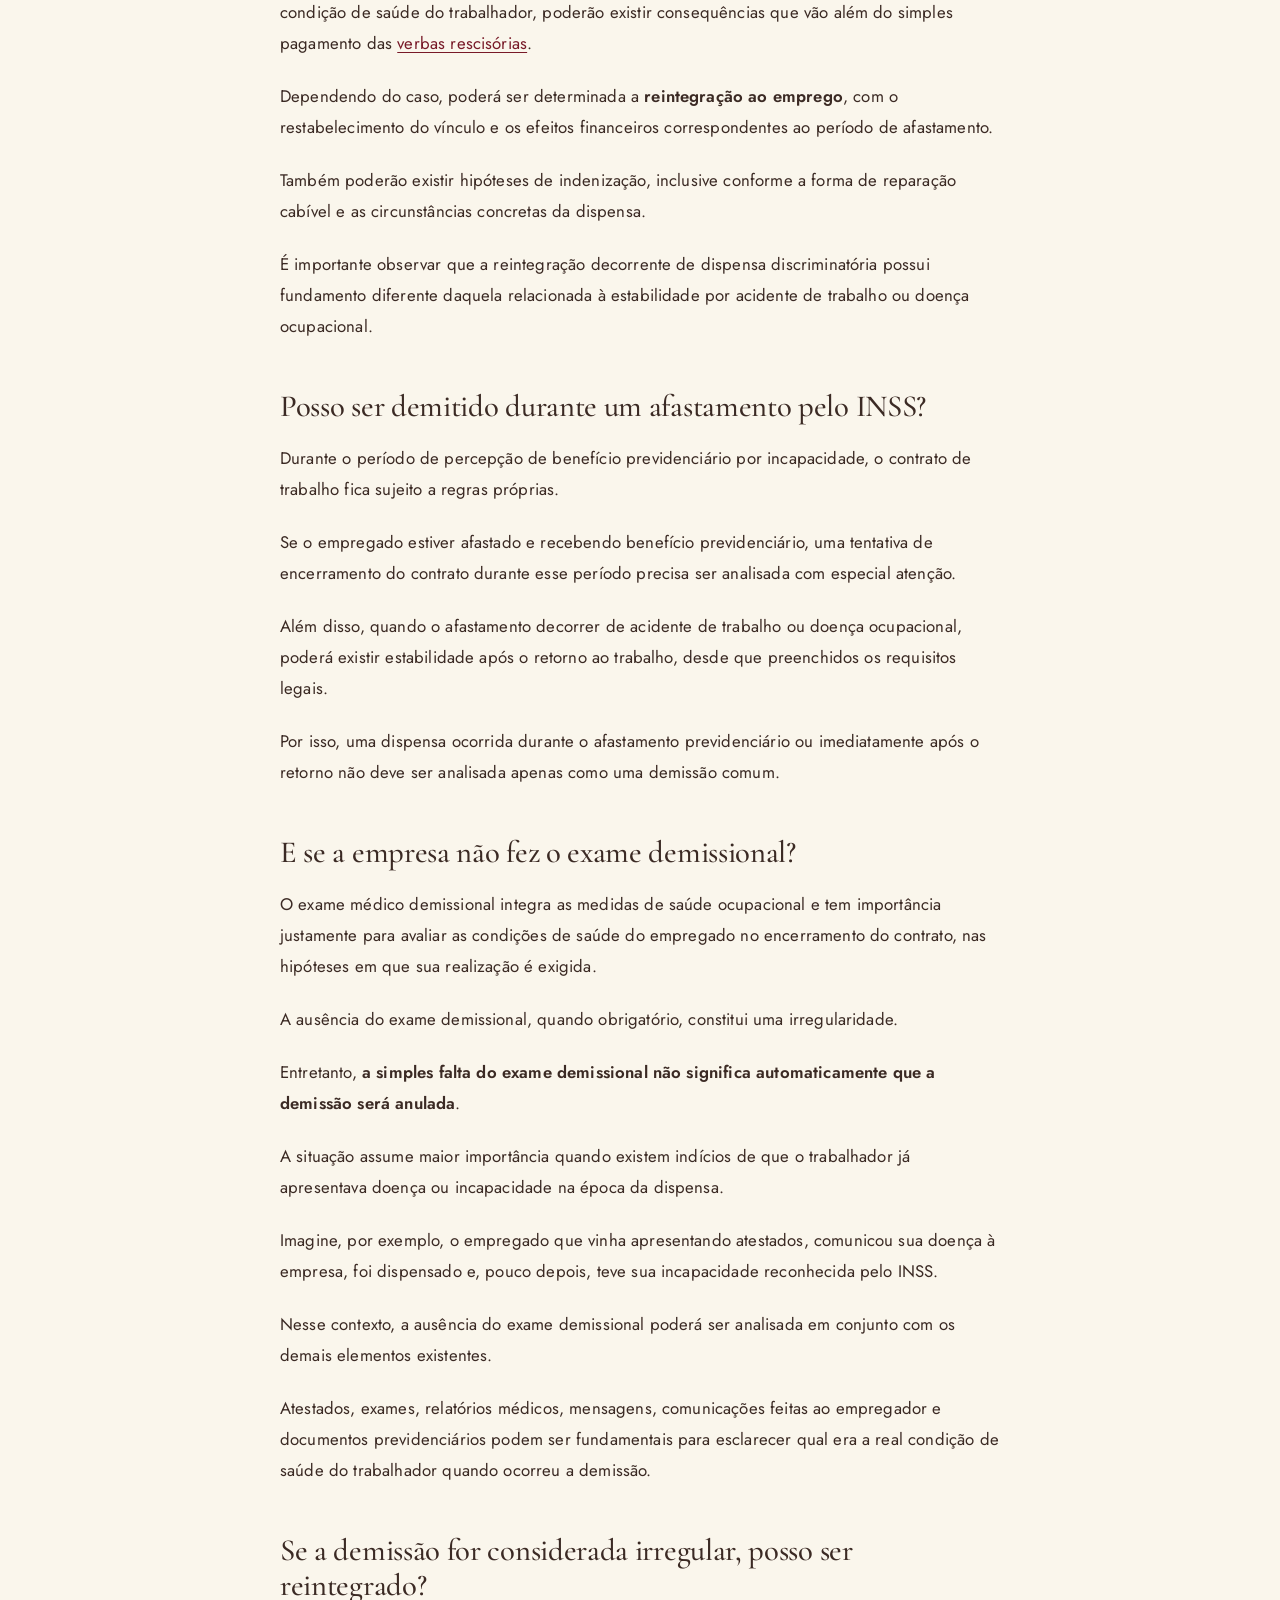
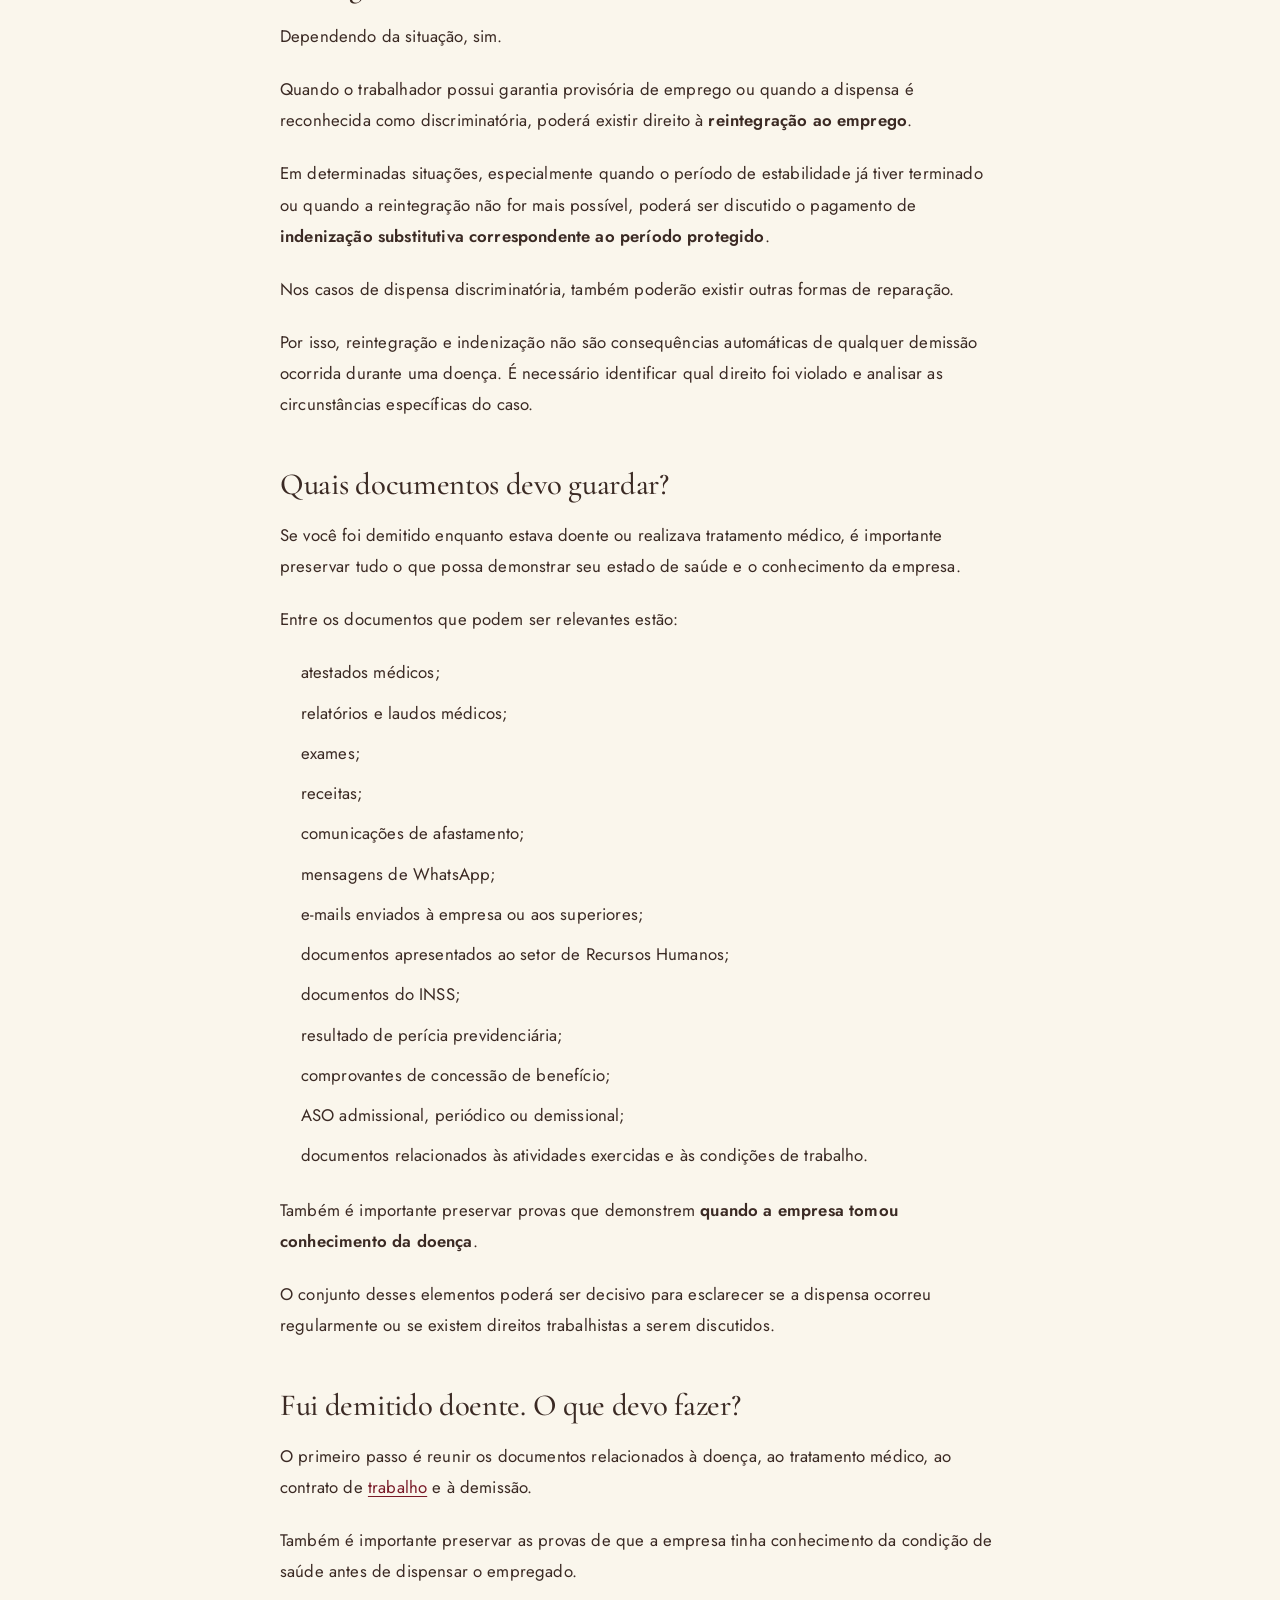
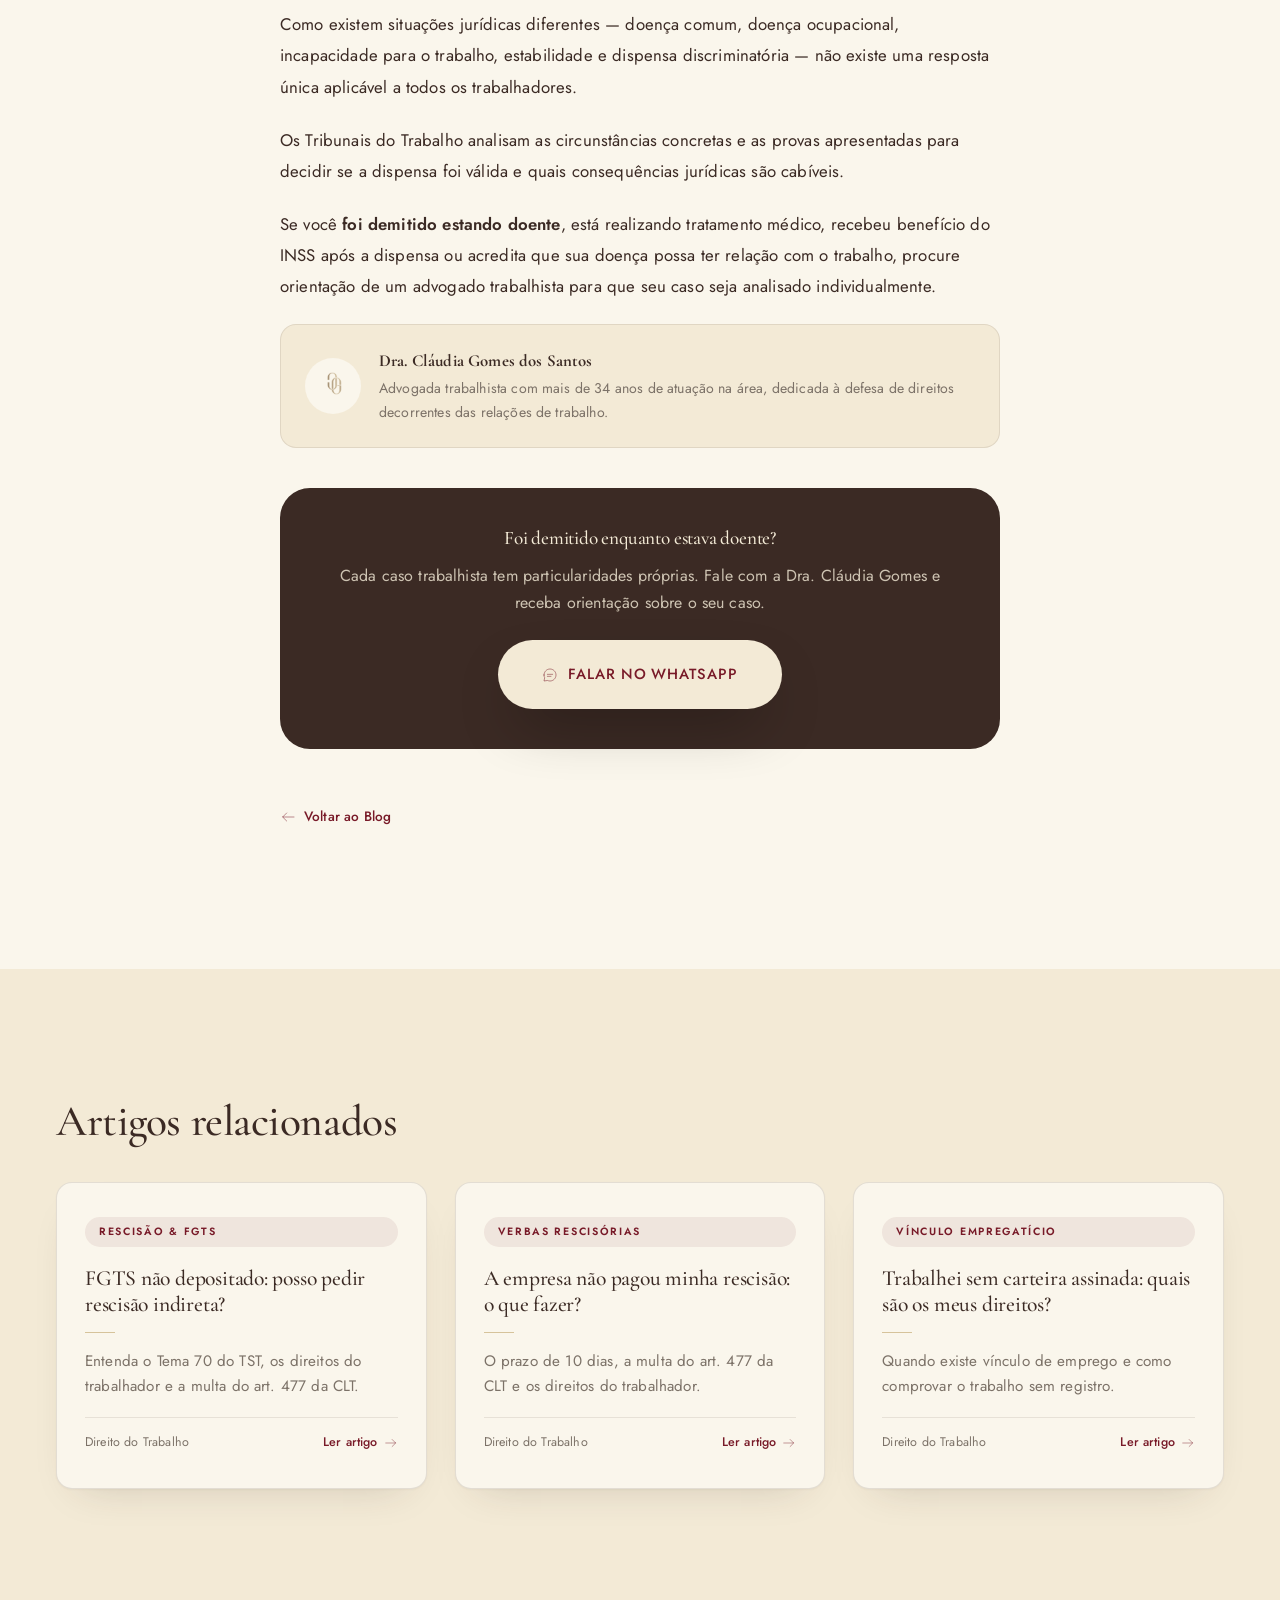
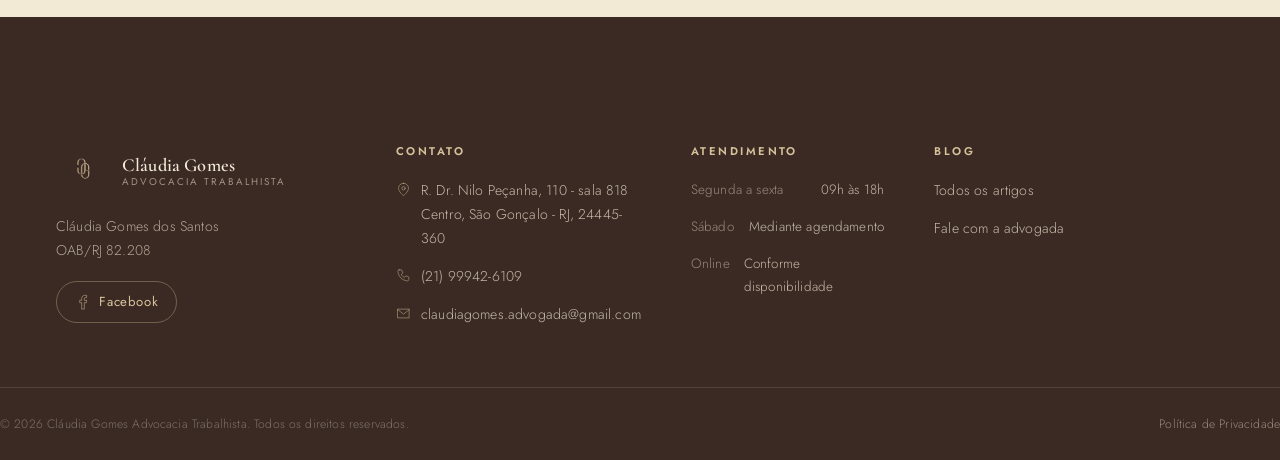
<file: blog/fui-demitido-doente-direitos/index.html>
<!DOCTYPE html>
<html lang="pt-BR">
<head>
<meta charset="UTF-8">
<meta name="viewport" content="width=device-width, initial-scale=1.0, viewport-fit=cover">
<title>Fui demitido estando doente: quais são os meus direitos? | Cláudia Gomes Advocacia</title>
<meta name="description" content="Foi demitido enquanto estava doente? Saiba quando a demissão pode ser irregular ou discriminatória, quando existe estabilidade, reintegração e quais direitos podem ser discutidos.">
<meta name="robots" content="index, follow">
<meta name="theme-color" content="#781A28">
<link rel="canonical" href="https://claudiagomesadv.com.br/blog/fui-demitido-doente-direitos/">
<meta property="og:type" content="article">
<meta property="og:locale" content="pt_BR">
<meta property="og:title" content="Fui demitido estando doente: quais são os meus direitos?">
<meta property="og:description" content="Foi demitido enquanto estava doente? Saiba quando a demissão pode ser irregular ou discriminatória, quando existe estabilidade, reintegração e quais direitos podem ser discutidos.">
<meta property="og:url" content="https://claudiagomesadv.com.br/blog/fui-demitido-doente-direitos/">
<meta name="twitter:card" content="summary_large_image">

<link rel="icon" type="image/png" href="/assets/favicon.png">
<link rel="apple-touch-icon" href="/assets/apple-touch-icon.png">

<link rel="preconnect" href="https://fonts.googleapis.com">
<link rel="preconnect" href="https://fonts.gstatic.com" crossorigin>
<link href="https://fonts.googleapis.com/css2?family=Cormorant+Garamond:ital,wght@0,300;0,400;0,500;0,600;0,700;1,400;1,500&family=Jost:wght@300;400;500;600&display=swap" rel="stylesheet">

<link rel="stylesheet" href="/assets/site.css">
<link rel="stylesheet" href="/assets/blog.css">

<script type="application/ld+json">
{"@context":"https://schema.org","@type":"Article","headline":"Fui demitido estando doente: quais são os meus direitos?","description":"Foi demitido enquanto estava doente? Saiba quando a demissão pode ser irregular ou discriminatória, quando existe estabilidade, reintegração e quais direitos podem ser discutidos.","datePublished":"2026-09-14","dateModified":"2026-09-14","author":{"@type":"Attorney","name":"Cláudia Gomes dos Santos","url":"https://claudiagomesadv.com.br/"},"publisher":{"@type":"Attorney","name":"Cláudia Gomes dos Santos","url":"https://claudiagomesadv.com.br/"},"mainEntityOfPage":"https://claudiagomesadv.com.br/blog/fui-demitido-doente-direitos/","inLanguage":"pt-BR"}
</script>
<script type="application/ld+json">
{"@context":"https://schema.org","@type":"BreadcrumbList","itemListElement":[{"@type":"ListItem","position":1,"name":"Início","item":"https://claudiagomesadv.com.br/"},{"@type":"ListItem","position":2,"name":"Blog","item":"https://claudiagomesadv.com.br/blog/"},{"@type":"ListItem","position":3,"name":"Fui demitido estando doente: quais são os meus direitos?","item":"https://claudiagomesadv.com.br/blog/fui-demitido-doente-direitos/"}]}
</script>
<script type="application/ld+json">
{"@context":"https://schema.org","@type":"FAQPage","mainEntity":[
{"@type":"Question","name":"A empresa pode demitir um funcionário que está doente?","acceptedAnswer":{"@type":"Answer","text":"Em regra, a existência de uma doença comum, sem relação com o trabalho e que não gere alguma forma específica de proteção, não impede automaticamente a dispensa sem justa causa. Isso não significa, porém, que toda demissão de trabalhador doente seja válida. Existem situações em que o empregado pode possuir garantia provisória de emprego, e em outras a própria forma como ocorreu a dispensa poderá revelar uma possível discriminação em razão do estado de saúde."}},
{"@type":"Question","name":"Doença comum e doença relacionada ao trabalho são a mesma coisa?","acceptedAnswer":{"@type":"Answer","text":"Não. Uma doença pode não possuir qualquer relação com as atividades profissionais, sendo uma doença comum. Por outro lado, existem doenças provocadas pelo trabalho ou para as quais as condições em que as atividades eram realizadas contribuíram para o seu surgimento ou agravamento — nessas situações, poderá existir uma doença ocupacional, com consequências trabalhistas diferentes."}},
{"@type":"Question","name":"Quem teve doença ocupacional pode ter estabilidade no emprego?","acceptedAnswer":{"@type":"Answer","text":"Sim. Quando a doença possui relação com o trabalho e estão preenchidos os requisitos legais, o empregado poderá ter direito à estabilidade provisória, impedindo sua dispensa sem justa causa durante o período protegido. Os Tribunais do Trabalho admitem, conforme as circunstâncias e as provas produzidas, o reconhecimento da estabilidade quando a doença ocupacional é constatada posteriormente e possui relação com as atividades desenvolvidas durante o contrato."}},
{"@type":"Question","name":"Recebi benefício B31. Isso significa que não tenho estabilidade?","acceptedAnswer":{"@type":"Answer","text":"Não necessariamente. O benefício B31 corresponde ao benefício por incapacidade temporária de natureza não acidentária, e o B91 está relacionado à incapacidade decorrente de acidente do trabalho ou situação equiparada, incluindo doença ocupacional. O fato de o INSS ter concedido inicialmente um benefício B31 não impede, por si só, que posteriormente seja reconhecida a relação entre a doença e o trabalho."}},
{"@type":"Question","name":"Fui demitido e depois consegui auxílio por incapacidade. A demissão continua válida?","acceptedAnswer":{"@type":"Answer","text":"A concessão posterior do benefício não significa automaticamente que toda dispensa será anulada. Entretanto, a proximidade entre a demissão e o reconhecimento da incapacidade, juntamente com exames, atestados, relatórios médicos e comunicações feitas à empresa, poderá ser relevante para demonstrar qual era a condição de saúde do empregado no momento da dispensa."}},
{"@type":"Question","name":"A empresa sabia que eu estava doente? Isso faz diferença?","acceptedAnswer":{"@type":"Answer","text":"Pode fazer muita diferença. E-mails, mensagens de WhatsApp, atestados entregues à empresa, conversas com superiores, solicitações de afastamento e outros documentos podem demonstrar que o empregador tinha conhecimento da condição de saúde do trabalhador antes da dispensa — o que pode ser relevante para doença ocupacional, incapacidade, estabilidade e possível caráter discriminatório da dispensa."}},
{"@type":"Question","name":"O que é dispensa discriminatória por motivo de doença?","acceptedAnswer":{"@type":"Answer","text":"A dispensa discriminatória não deve ser confundida com a estabilidade decorrente de acidente de trabalho ou doença ocupacional — são situações juridicamente diferentes. A legislação brasileira proíbe práticas discriminatórias, e os Tribunais do Trabalho conferem proteção especial às situações em que a dispensa está relacionada à condição de saúde do empregado, particularmente quando se trata de doença grave capaz de provocar estigma ou preconceito."}},
{"@type":"Question","name":"Quais doenças podem tornar a dispensa discriminatória?","acceptedAnswer":{"@type":"Answer","text":"Não existe uma lista fechada de doenças que torne automaticamente discriminatória a demissão. O entendimento adotado pelos Tribunais reconhece proteção especial nas situações envolvendo trabalhador portador do HIV ou de outra doença grave capaz de provocar estigma ou preconceito, como HIV/AIDS, câncer, hepatite C e tuberculose, mas as circunstâncias do caso concreto continuam sendo importantes."}},
{"@type":"Question","name":"Dispensa discriminatória pode gerar reintegração?","acceptedAnswer":{"@type":"Answer","text":"Sim. Quando a Justiça reconhece que a dispensa ocorreu de maneira discriminatória em razão da condição de saúde do trabalhador, poderá ser determinada a reintegração ao emprego, com o restabelecimento do vínculo e os efeitos financeiros correspondentes ao período de afastamento, além de eventual indenização conforme as circunstâncias do caso."}},
{"@type":"Question","name":"Posso ser demitido durante um afastamento pelo INSS?","acceptedAnswer":{"@type":"Answer","text":"Durante o período de percepção de benefício previdenciário por incapacidade, o contrato de trabalho fica sujeito a regras próprias. Quando o afastamento decorrer de acidente de trabalho ou doença ocupacional, poderá existir estabilidade após o retorno ao trabalho, desde que preenchidos os requisitos legais."}},
{"@type":"Question","name":"E se a empresa não fez o exame demissional?","acceptedAnswer":{"@type":"Answer","text":"A ausência do exame demissional, quando obrigatório, constitui uma irregularidade, mas a simples falta do exame não significa automaticamente que a demissão será anulada. A situação assume maior importância quando existem indícios de que o trabalhador já apresentava doença ou incapacidade na época da dispensa."}},
{"@type":"Question","name":"Se a demissão for considerada irregular, posso ser reintegrado?","acceptedAnswer":{"@type":"Answer","text":"Dependendo da situação, sim. Quando o trabalhador possui garantia provisória de emprego ou quando a dispensa é reconhecida como discriminatória, poderá existir direito à reintegração ao emprego, ou, quando a reintegração não for mais possível, ao pagamento de indenização substitutiva correspondente ao período protegido."}}
]}
</script>
</head>
<body>

<!-- SPRITE DE ÍCONES (oculto) -->
<svg style="display:none" aria-hidden="true"><defs>
  <symbol id="icon-menu" viewBox="0 0 48 48"><path d="M8 14h32M8 24h32M8 34h32"/></symbol>
  <symbol id="icon-close" viewBox="0 0 48 48"><path d="M12 12l24 24M36 12 12 36"/></symbol>
  <symbol id="icon-chat" viewBox="0 0 48 48"><path d="M6 24c0-9.9 8.1-18 18-18s18 8.1 18 18-8.1 18-18 18c-2.7 0-5.2-.6-7.5-1.6L6 42l2-9.8C6.7 29.6 6 26.9 6 24z"/><path d="M16 22h16M16 28h11"/></symbol>
  <symbol id="icon-pin" viewBox="0 0 48 48"><path d="M24 4c8.8 0 16 7 16 16 0 11-16 24-16 24S8 31 8 20C8 11 15.2 4 24 4z"/><circle cx="24" cy="20" r="5.5"/></symbol>
  <symbol id="icon-phone" viewBox="0 0 48 48"><path d="M10 6h8l4 10-5 4c2 5 5 8 10 10l4-5 10 4v8c0 3-3 5-6 4C18 38 10 30 6 12c-1-3 1-6 4-6z"/></symbol>
  <symbol id="icon-mail" viewBox="0 0 48 48"><path d="M6 10h36v28H6z"/><path d="m6 12 18 14L42 12"/></symbol>
  <symbol id="icon-facebook" viewBox="0 0 48 48"><path d="M28 44V26h6l1-7h-7v-5c0-2 .6-3.5 3.5-3.5H35V4.3C34.3 4.2 32 4 29.3 4 23.7 4 20 7.4 20 13.6V19h-6v7h6v18z"/></symbol>
  <symbol id="icon-arrow-right" viewBox="0 0 48 48"><path d="M6 24h34m-12-12 12 12-12 12"/></symbol>
  <symbol id="icon-clock" viewBox="0 0 48 48"><circle cx="24" cy="24" r="18"/><path d="M24 14v10l7 5"/></symbol>
  <symbol id="icon-doc" viewBox="0 0 48 48"><path d="M13 4h16l9 9v31H13z"/><path d="M29 4v9h9"/><path d="M18 38l6-8 6 4 4-6"/></symbol>
</defs></svg>

<!-- LOADER -->
<div id="loader" aria-hidden="true">
  <div class="loader-emblem">
    <svg viewBox="0 0 240 240" class="loader-ring"><circle cx="120" cy="120" r="104"/></svg>
    <img class="loader-logo" src="/assets/logo.png" alt="Cláudia Gomes Advogada">
    <span class="loader-name">Cláudia Gomes</span>
  </div>
</div>

<!-- HEADER -->
<div class="nav-overlay" id="navOverlay" aria-hidden="true"></div>
<header class="site-header" id="siteHeader">
  <div class="container header-inner">
    <a href="/" class="brand" aria-label="Cláudia Gomes Advocacia Trabalhista — início">
      <img class="brand-logo-svg" src="/assets/logo.png" alt="Cláudia Gomes Advogada" style="width:52px;height:52px;object-fit:contain;flex-shrink:0;">
      <span class="brand-text">
        <strong>Cláudia Gomes</strong>
        <em>Advocacia Trabalhista</em>
      </span>
    </a>

    <nav class="main-nav" id="mainNav" aria-label="Navegação principal">
      <button class="nav-close-btn" id="navCloseBtn" aria-label="Fechar menu">
        <svg class="icon" width="24" height="24"><use href="#icon-close"/></svg>
      </button>
      <ul>
        <li><a href="/#inicio">Início</a></li>
        <li><a href="/#sobre">Sobre</a></li>
        <li><a href="/#areas">Áreas</a></li>
        <li><a href="/#como-funciona">Como funciona</a></li>
        <li><a href="/#depoimentos">Depoimentos</a></li>
        <li><a href="/#faq">FAQ</a></li>
        <li><a href="/#contato">Contato</a></li>
        <li><a href="/blog/" aria-current="page">Blog</a></li>
      </ul>
    </nav>

    <div class="header-actions">
      <a href="#" class="btn btn-primary btn-small js-whatsapp">
        <svg class="icon" width="15" height="15"><use href="#icon-chat"/></svg>
        <span>WhatsApp</span>
      </a>
      <button class="nav-toggle" id="navToggle" aria-expanded="false" aria-controls="mainNav" aria-label="Abrir menu">
        <svg class="icon icon-open" width="22" height="22"><use href="#icon-menu"/></svg>
        <svg class="icon icon-close" width="22" height="22"><use href="#icon-close"/></svg>
      </button>
    </div>
  </div>
</header>

<main id="topo">


  <!-- CABEÇALHO DO ARTIGO -->
  <header class="article-header">
    <div class="container">
      <p class="eyebrow">Estabilidade &amp; Saúde</p>
      <h1>Fui demitido estando doente: quais são os meus direitos?</h1>
      <div class="article-meta">
        <span><svg class="icon" width="14" height="14"><use href="#icon-clock"/></svg>Publicado em 14 de setembro de 2026</span>
        <span><svg class="icon" width="14" height="14"><use href="#icon-doc"/></svg>Direito do Trabalho</span>
        <span>Por Dra. Cláudia Gomes dos Santos — OAB/RJ 82.208</span>
      </div>
    </div>
  </header>

  <!-- CORPO DO ARTIGO -->
  <section class="article-body">
    <div class="container">
      <div class="article-body-inner">

        <p>Ser demitido enquanto enfrenta uma doença ou realiza tratamento médico costuma gerar muitas dúvidas e insegurança.</p>

        <p>Uma das perguntas mais frequentes é: <strong>a empresa pode demitir um funcionário que está doente?</strong></p>

        <p>A resposta depende das circunstâncias de cada caso.</p>

        <p>O simples fato de o trabalhador estar doente não significa, automaticamente, que ele não possa ser dispensado. Entretanto, existem situações em que a demissão pode ser considerada irregular ou discriminatória, ou ocorrer durante período em que o trabalhador possui estabilidade no emprego.</p>

        <p>Por isso, é necessário analisar a natureza da doença, sua possível relação com o trabalho, a existência de incapacidade, eventual afastamento previdenciário, o conhecimento da empresa sobre o estado de saúde do empregado e as circunstâncias em que ocorreu a dispensa.</p>

        <h2>A empresa pode demitir um funcionário que está doente?</h2>
        <p>Em regra, a existência de uma doença comum, sem relação com o trabalho e que não gere alguma forma específica de proteção, não impede automaticamente a dispensa sem justa causa.</p>
        <p>Isso não significa, porém, que toda demissão de trabalhador doente seja válida.</p>
        <p>Existem situações em que o empregado pode possuir <strong>garantia provisória de emprego</strong>. Em outras, embora não exista estabilidade decorrente de acidente ou doença ocupacional, a própria forma como ocorreu a dispensa poderá revelar uma possível <strong>discriminação em razão do estado de saúde</strong>.</p>
        <p>Também podem existir casos em que o trabalhador já se encontrava incapacitado para o trabalho quando foi dispensado.</p>
        <p>Por isso, é necessário analisar as circunstâncias concretas da demissão.</p>

        <h2>Doença comum e doença relacionada ao trabalho são a mesma coisa?</h2>
        <p>Não.</p>
        <p>Uma doença pode não possuir qualquer relação com as atividades profissionais. Nesse caso, em princípio, estamos diante de uma doença comum.</p>
        <p>Por outro lado, existem doenças provocadas pelo trabalho ou para as quais as condições em que as atividades eram realizadas contribuíram para o seu surgimento ou agravamento.</p>
        <p>Nessas situações, poderá existir uma <strong>doença ocupacional</strong>, com consequências trabalhistas diferentes.</p>
        <p>É importante destacar que o trabalho não precisa necessariamente ser a única causa da doença.</p>
        <p>Dependendo do caso, pode ser suficiente que as atividades profissionais tenham contribuído para o surgimento ou agravamento da enfermidade.</p>
        <p>Essa relação entre a doença e o trabalho deve ser analisada a partir das circunstâncias concretas, dos documentos médicos, das atividades efetivamente exercidas e das condições existentes no ambiente de trabalho. Em processo judicial, essa questão frequentemente é objeto de perícia médica.</p>

        <h2>Quem teve doença ocupacional pode ter estabilidade no emprego?</h2>
        <p>Sim.</p>
        <p>Quando a doença possui relação com o trabalho e estão preenchidos os requisitos legais, o empregado poderá ter direito à <strong>estabilidade provisória</strong>, impedindo sua dispensa sem justa causa durante o período protegido.</p>
        <p>Uma questão importante é que nem sempre a natureza ocupacional da doença é identificada enquanto o contrato ainda está em vigor.</p>
        <p>Há situações em que a relação entre a enfermidade e o trabalho somente é constatada <strong>depois da demissão</strong>.</p>
        <p>Os Tribunais do Trabalho admitem, conforme as circunstâncias e as provas produzidas, o reconhecimento da estabilidade quando a doença ocupacional é constatada posteriormente e possui relação com as atividades desenvolvidas durante o contrato.</p>
        <p>Portanto, o fato de o trabalhador não possuir, no momento da dispensa, um documento declarando expressamente que sua doença era ocupacional não significa, necessariamente, que esteja afastada a possibilidade de discutir a estabilidade.</p>

        <h2>Recebi benefício B31. Isso significa que não tenho estabilidade?</h2>
        <p>Não necessariamente.</p>
        <p>O benefício previdenciário conhecido como <strong>B31</strong> corresponde ao benefício por incapacidade temporária de natureza não acidentária. Já o <strong>B91</strong> está relacionado à incapacidade decorrente de acidente do trabalho ou situação equiparada, incluindo doença ocupacional.</p>
        <p>A concessão do benefício de natureza acidentária é um elemento muito importante para a caracterização da estabilidade.</p>
        <p>Entretanto, o fato de o INSS ter concedido inicialmente um benefício B31 não impede, por si só, que posteriormente seja reconhecida a relação entre a doença e o trabalho.</p>
        <p>Os Tribunais do Trabalho podem analisar as provas produzidas no processo e reconhecer a natureza ocupacional da enfermidade mesmo quando o benefício previdenciário tenha sido inicialmente classificado como comum.</p>
        <p>Por isso, a espécie do benefício concedido pelo INSS é importante, mas <strong>não deve ser analisada isoladamente</strong>.</p>

        <h2>Fui demitido e depois consegui auxílio por incapacidade. A demissão continua válida?</h2>
        <p>Essa situação merece atenção especial.</p>
        <p>Pode acontecer de o trabalhador ser dispensado quando já apresentava problemas de saúde e, pouco tempo depois, o INSS reconhecer sua incapacidade para o trabalho e conceder benefício previdenciário.</p>
        <p>A concessão posterior do benefício não significa automaticamente que toda dispensa será anulada.</p>
        <p>Entretanto, a proximidade entre a demissão e o reconhecimento da incapacidade, juntamente com exames, atestados, relatórios médicos e comunicações feitas à empresa, poderá ser relevante para demonstrar <strong>qual era a condição de saúde do empregado no momento da dispensa</strong>.</p>
        <p>Os Tribunais do Trabalho analisam as circunstâncias concretas, inclusive quando surgiram os sintomas, quando foi constatada a incapacidade, se a empresa tinha conhecimento da situação e se havia relação entre a enfermidade e o trabalho.</p>

        <h2>A empresa sabia que eu estava doente. Isso faz diferença?</h2>
        <p>Pode fazer muita diferença.</p>
        <p>E-mails, mensagens de WhatsApp, atestados entregues à empresa, conversas com superiores, solicitações de afastamento e outros documentos podem demonstrar que o empregador tinha conhecimento da condição de saúde do trabalhador antes da dispensa.</p>
        <p>Esse fato pode assumir especial relevância quando se discute:</p>
        <ul>
          <li>doença ocupacional;</li>
          <li>incapacidade existente na época da demissão;</li>
          <li>estabilidade;</li>
          <li>possível caráter discriminatório da dispensa.</li>
        </ul>
        <p>Por isso, é importante preservar documentos e mensagens que demonstrem que a empresa foi informada sobre a doença ou tratamento médico.</p>

        <h2>O que é dispensa discriminatória por motivo de doença?</h2>
        <p>A <strong>dispensa discriminatória</strong> não deve ser confundida com a estabilidade decorrente de acidente de trabalho ou doença ocupacional.</p>
        <p>São situações juridicamente diferentes.</p>
        <p>A legislação brasileira proíbe práticas discriminatórias na manutenção da relação de trabalho, e os Tribunais do Trabalho conferem proteção especial às situações em que a dispensa está relacionada à condição de saúde do empregado, particularmente quando se trata de <strong>doença grave capaz de provocar estigma ou preconceito</strong>.</p>
        <p>Nessas situações, podem ser relevantes fatores como o conhecimento da empresa sobre a enfermidade, o momento em que ocorreu a dispensa, a proximidade entre o diagnóstico ou tratamento e o desligamento e as demais circunstâncias que envolveram a decisão empresarial.</p>
        <p>Isso não significa que todo trabalhador doente dispensado tenha sido vítima de discriminação.</p>
        <p>Cada caso deve ser analisado individualmente.</p>

        <h2>Quais doenças podem tornar a dispensa discriminatória?</h2>
        <p>Não existe uma lista fechada de doenças que torne automaticamente discriminatória a demissão de um empregado.</p>
        <p>O entendimento adotado pelos Tribunais do Trabalho reconhece proteção especial nas situações envolvendo trabalhador portador do <strong>HIV ou de outra doença grave capaz de provocar estigma ou preconceito</strong>.</p>
        <p>Entre as doenças que já foram examinadas pelos Tribunais nesse contexto encontram-se, por exemplo:</p>
        <ul>
          <li>HIV/AIDS;</li>
          <li>câncer;</li>
          <li>hepatite C;</li>
          <li>tuberculose.</li>
        </ul>
        <p>A existência de uma dessas enfermidades, entretanto, não significa que toda e qualquer dispensa será necessariamente considerada discriminatória.</p>
        <p>As circunstâncias do caso concreto continuam sendo importantes, inclusive o conhecimento do empregador sobre a doença e a existência ou não de elementos que demonstrem uma razão legítima para o desligamento.</p>
        <p>Da mesma forma, uma doença que não esteja entre esses exemplos poderá ser analisada sob a perspectiva da discriminação se, por suas características e pelas circunstâncias da dispensa, estiver relacionada a estigma ou preconceito.</p>
        <p>Por isso, não se deve procurar apenas uma suposta "lista de doenças que impedem a demissão".</p>
        <p>O que precisa ser analisado é <strong>a natureza e a gravidade da enfermidade, sua capacidade de gerar estigma ou preconceito, o conhecimento do empregador e as circunstâncias concretas em que ocorreu a dispensa</strong>.</p>

        <h2>Dispensa discriminatória pode gerar reintegração?</h2>
        <p>Sim.</p>
        <p>Quando a Justiça reconhece que a dispensa ocorreu de maneira discriminatória em razão da condição de saúde do trabalhador, poderão existir consequências que vão além do simples pagamento das <a href="/blog/empresa-nao-pagou-minha-rescisao/">verbas rescisórias</a>.</p>
        <p>Dependendo do caso, poderá ser determinada a <strong>reintegração ao emprego</strong>, com o restabelecimento do vínculo e os efeitos financeiros correspondentes ao período de afastamento.</p>
        <p>Também poderão existir hipóteses de indenização, inclusive conforme a forma de reparação cabível e as circunstâncias concretas da dispensa.</p>
        <p>É importante observar que a reintegração decorrente de dispensa discriminatória possui fundamento diferente daquela relacionada à estabilidade por acidente de trabalho ou doença ocupacional.</p>

        <h2>Posso ser demitido durante um afastamento pelo INSS?</h2>
        <p>Durante o período de percepção de benefício previdenciário por incapacidade, o contrato de trabalho fica sujeito a regras próprias.</p>
        <p>Se o empregado estiver afastado e recebendo benefício previdenciário, uma tentativa de encerramento do contrato durante esse período precisa ser analisada com especial atenção.</p>
        <p>Além disso, quando o afastamento decorrer de acidente de trabalho ou doença ocupacional, poderá existir estabilidade após o retorno ao trabalho, desde que preenchidos os requisitos legais.</p>
        <p>Por isso, uma dispensa ocorrida durante o afastamento previdenciário ou imediatamente após o retorno não deve ser analisada apenas como uma demissão comum.</p>

        <h2>E se a empresa não fez o exame demissional?</h2>
        <p>O exame médico demissional integra as medidas de saúde ocupacional e tem importância justamente para avaliar as condições de saúde do empregado no encerramento do contrato, nas hipóteses em que sua realização é exigida.</p>
        <p>A ausência do exame demissional, quando obrigatório, constitui uma irregularidade.</p>
        <p>Entretanto, <strong>a simples falta do exame demissional não significa automaticamente que a demissão será anulada</strong>.</p>
        <p>A situação assume maior importância quando existem indícios de que o trabalhador já apresentava doença ou incapacidade na época da dispensa.</p>
        <p>Imagine, por exemplo, o empregado que vinha apresentando atestados, comunicou sua doença à empresa, foi dispensado e, pouco depois, teve sua incapacidade reconhecida pelo INSS.</p>
        <p>Nesse contexto, a ausência do exame demissional poderá ser analisada em conjunto com os demais elementos existentes.</p>
        <p>Atestados, exames, relatórios médicos, mensagens, comunicações feitas ao empregador e documentos previdenciários podem ser fundamentais para esclarecer qual era a real condição de saúde do trabalhador quando ocorreu a demissão.</p>

        <h2>Se a demissão for considerada irregular, posso ser reintegrado?</h2>
        <p>Dependendo da situação, sim.</p>
        <p>Quando o trabalhador possui garantia provisória de emprego ou quando a dispensa é reconhecida como discriminatória, poderá existir direito à <strong>reintegração ao emprego</strong>.</p>
        <p>Em determinadas situações, especialmente quando o período de estabilidade já tiver terminado ou quando a reintegração não for mais possível, poderá ser discutido o pagamento de <strong>indenização substitutiva correspondente ao período protegido</strong>.</p>
        <p>Nos casos de dispensa discriminatória, também poderão existir outras formas de reparação.</p>
        <p>Por isso, reintegração e indenização não são consequências automáticas de qualquer demissão ocorrida durante uma doença. É necessário identificar qual direito foi violado e analisar as circunstâncias específicas do caso.</p>

        <h2>Quais documentos devo guardar?</h2>
        <p>Se você foi demitido enquanto estava doente ou realizava tratamento médico, é importante preservar tudo o que possa demonstrar seu estado de saúde e o conhecimento da empresa.</p>
        <p>Entre os documentos que podem ser relevantes estão:</p>
        <ul>
          <li>atestados médicos;</li>
          <li>relatórios e laudos médicos;</li>
          <li>exames;</li>
          <li>receitas;</li>
          <li>comunicações de afastamento;</li>
          <li>mensagens de WhatsApp;</li>
          <li>e-mails enviados à empresa ou aos superiores;</li>
          <li>documentos apresentados ao setor de Recursos Humanos;</li>
          <li>documentos do INSS;</li>
          <li>resultado de perícia previdenciária;</li>
          <li>comprovantes de concessão de benefício;</li>
          <li>ASO admissional, periódico ou demissional;</li>
          <li>documentos relacionados às atividades exercidas e às condições de trabalho.</li>
        </ul>
        <p>Também é importante preservar provas que demonstrem <strong>quando a empresa tomou conhecimento da doença</strong>.</p>
        <p>O conjunto desses elementos poderá ser decisivo para esclarecer se a dispensa ocorreu regularmente ou se existem direitos trabalhistas a serem discutidos.</p>

        <h2>Fui demitido doente. O que devo fazer?</h2>
        <p>O primeiro passo é reunir os documentos relacionados à doença, ao tratamento médico, ao contrato de <a href="/blog/trabalhei-sem-carteira-assinada-direitos/">trabalho</a> e à demissão.</p>
        <p>Também é importante preservar as provas de que a empresa tinha conhecimento da condição de saúde antes de dispensar o empregado.</p>
        <p>Como existem situações jurídicas diferentes — doença comum, doença ocupacional, incapacidade para o trabalho, estabilidade e dispensa discriminatória — não existe uma resposta única aplicável a todos os trabalhadores.</p>
        <p>Os Tribunais do Trabalho analisam as circunstâncias concretas e as provas apresentadas para decidir se a dispensa foi válida e quais consequências jurídicas são cabíveis.</p>
        <p>Se você <strong>foi demitido estando doente</strong>, está realizando tratamento médico, recebeu benefício do INSS após a dispensa ou acredita que sua doença possa ter relação com o trabalho, procure orientação de um advogado trabalhista para que seu caso seja analisado individualmente.</p>

      </div>

      <div class="author-box">
        <img src="/assets/logo.png" alt="Cláudia Gomes Advogada">
        <div>
          <strong><a href="/#sobre" style="color:inherit;text-decoration:none">Dra. Cláudia Gomes dos Santos</a></strong>
          <p>Advogada trabalhista com mais de 34 anos de atuação na área, dedicada à defesa de direitos decorrentes das relações de trabalho.</p>
        </div>
      </div>

      <div class="article-cta">
        <h3>Foi demitido enquanto estava doente?</h3>
        <p>Cada caso trabalhista tem particularidades próprias. Fale com a Dra. Cláudia Gomes e receba orientação sobre o seu caso.</p>
        <a href="#" class="btn btn-cta js-whatsapp">
          <svg class="icon" width="16" height="16"><use href="#icon-chat"/></svg>
          <span>Falar no WhatsApp</span>
        </a>
      </div>

      <div class="article-back">
        <a href="/blog/" class="link-back">
          <svg class="icon" width="16" height="16"><use href="#icon-arrow-right"/></svg>
          <span>Voltar ao Blog</span>
        </a>
      </div>

    </div>
  </section>

  <!-- ARTIGOS RELACIONADOS -->
  <section class="related-articles">
    <div class="container">
      <h2>Artigos relacionados</h2>
      <div class="related-grid">
        <article class="blog-card">
          <span class="blog-card-category">Rescisão &amp; FGTS</span>
          <h3><a href="/blog/fgts-nao-depositado-rescisao-indireta/">FGTS não depositado: posso pedir rescisão indireta?</a></h3>
          <p>Entenda o Tema 70 do TST, os direitos do trabalhador e a multa do art. 477 da CLT.</p>
          <div class="blog-card-meta">
            <span>Direito do Trabalho</span>
            <a class="blog-card-link" href="/blog/fgts-nao-depositado-rescisao-indireta/">Ler artigo <svg class="icon" width="14" height="14"><use href="#icon-arrow-right"/></svg></a>
          </div>
        </article>
        <article class="blog-card">
          <span class="blog-card-category">Verbas Rescisórias</span>
          <h3><a href="/blog/empresa-nao-pagou-minha-rescisao/">A empresa não pagou minha rescisão: o que fazer?</a></h3>
          <p>O prazo de 10 dias, a multa do art. 477 da CLT e os direitos do trabalhador.</p>
          <div class="blog-card-meta">
            <span>Direito do Trabalho</span>
            <a class="blog-card-link" href="/blog/empresa-nao-pagou-minha-rescisao/">Ler artigo <svg class="icon" width="14" height="14"><use href="#icon-arrow-right"/></svg></a>
          </div>
        </article>
        <article class="blog-card">
          <span class="blog-card-category">Vínculo Empregatício</span>
          <h3><a href="/blog/trabalhei-sem-carteira-assinada-direitos/">Trabalhei sem carteira assinada: quais são os meus direitos?</a></h3>
          <p>Quando existe vínculo de emprego e como comprovar o trabalho sem registro.</p>
          <div class="blog-card-meta">
            <span>Direito do Trabalho</span>
            <a class="blog-card-link" href="/blog/trabalhei-sem-carteira-assinada-direitos/">Ler artigo <svg class="icon" width="14" height="14"><use href="#icon-arrow-right"/></svg></a>
          </div>
        </article>
      </div>
    </div>
  </section>

</main>

<!-- RODAPÉ -->
<footer class="site-footer" id="contato">
  <div class="container footer-grid">
    <div class="footer-brand">
      <a href="/" class="brand">
        <img class="brand-logo-svg" src="/assets/logo.png" alt="Cláudia Gomes Advogada" style="width:52px;height:52px;object-fit:contain;flex-shrink:0;">
        <span class="brand-text"><strong>Cláudia Gomes</strong><em>Advocacia Trabalhista</em></span>
      </a>
      <p>Cláudia Gomes dos Santos<br>OAB/RJ 82.208</p>
      <a class="footer-social" href="https://www.facebook.com/claudiagomesadvocaciatrabalhista/" target="_blank" rel="noopener noreferrer" aria-label="Facebook do escritório">
        <svg class="icon" width="16" height="16"><use href="#icon-facebook"/></svg>
        <span>Facebook</span>
      </a>
    </div>
    <div class="footer-col">
      <h3>Contato</h3>
      <ul>
        <li><svg class="icon" width="15" height="15"><use href="#icon-pin"/></svg><span>R. Dr. Nilo Peçanha, 110 - sala 818<br>Centro, São Gonçalo - RJ, 24445-360</span></li>
        <li><svg class="icon" width="15" height="15"><use href="#icon-phone"/></svg><a href="#" class="js-whatsapp">(21) 99942-6109</a></li>
        <li><svg class="icon" width="15" height="15"><use href="#icon-mail"/></svg><a href="mailto:claudiagomes.advogada@gmail.com">claudiagomes.advogada@gmail.com</a></li>
      </ul>
    </div>
    <div class="footer-col">
      <h3>Atendimento</h3>
      <ul class="footer-hours">
        <li><span>Segunda a sexta</span><span>09h às 18h</span></li>
        <li><span>Sábado</span><span>Mediante agendamento</span></li>
        <li><span>Online</span><span>Conforme disponibilidade</span></li>
      </ul>
    </div>
    <div class="footer-col">
      <h3>Blog</h3>
      <ul>
        <li><a href="/blog/">Todos os artigos</a></li>
        <li><a href="/#contato">Fale com a advogada</a></li>
      </ul>
    </div>
  </div>
  <div class="container footer-bottom">
    <p>&copy; <span id="footerYear"></span> Cláudia Gomes Advocacia Trabalhista. Todos os direitos reservados.</p>
    <a href="#">Política de Privacidade</a>
  </div>
</footer>

<!-- BOTÃO FLUTUANTE WHATSAPP -->
<a href="#" class="whatsapp-float js-whatsapp" aria-label="Falar no WhatsApp com a Dra. Cláudia Gomes">
  <svg class="icon" width="24" height="24"><use href="#icon-chat"/></svg>
</a>

<script src="/assets/site.js"></script>
</body>
</html>
</file>
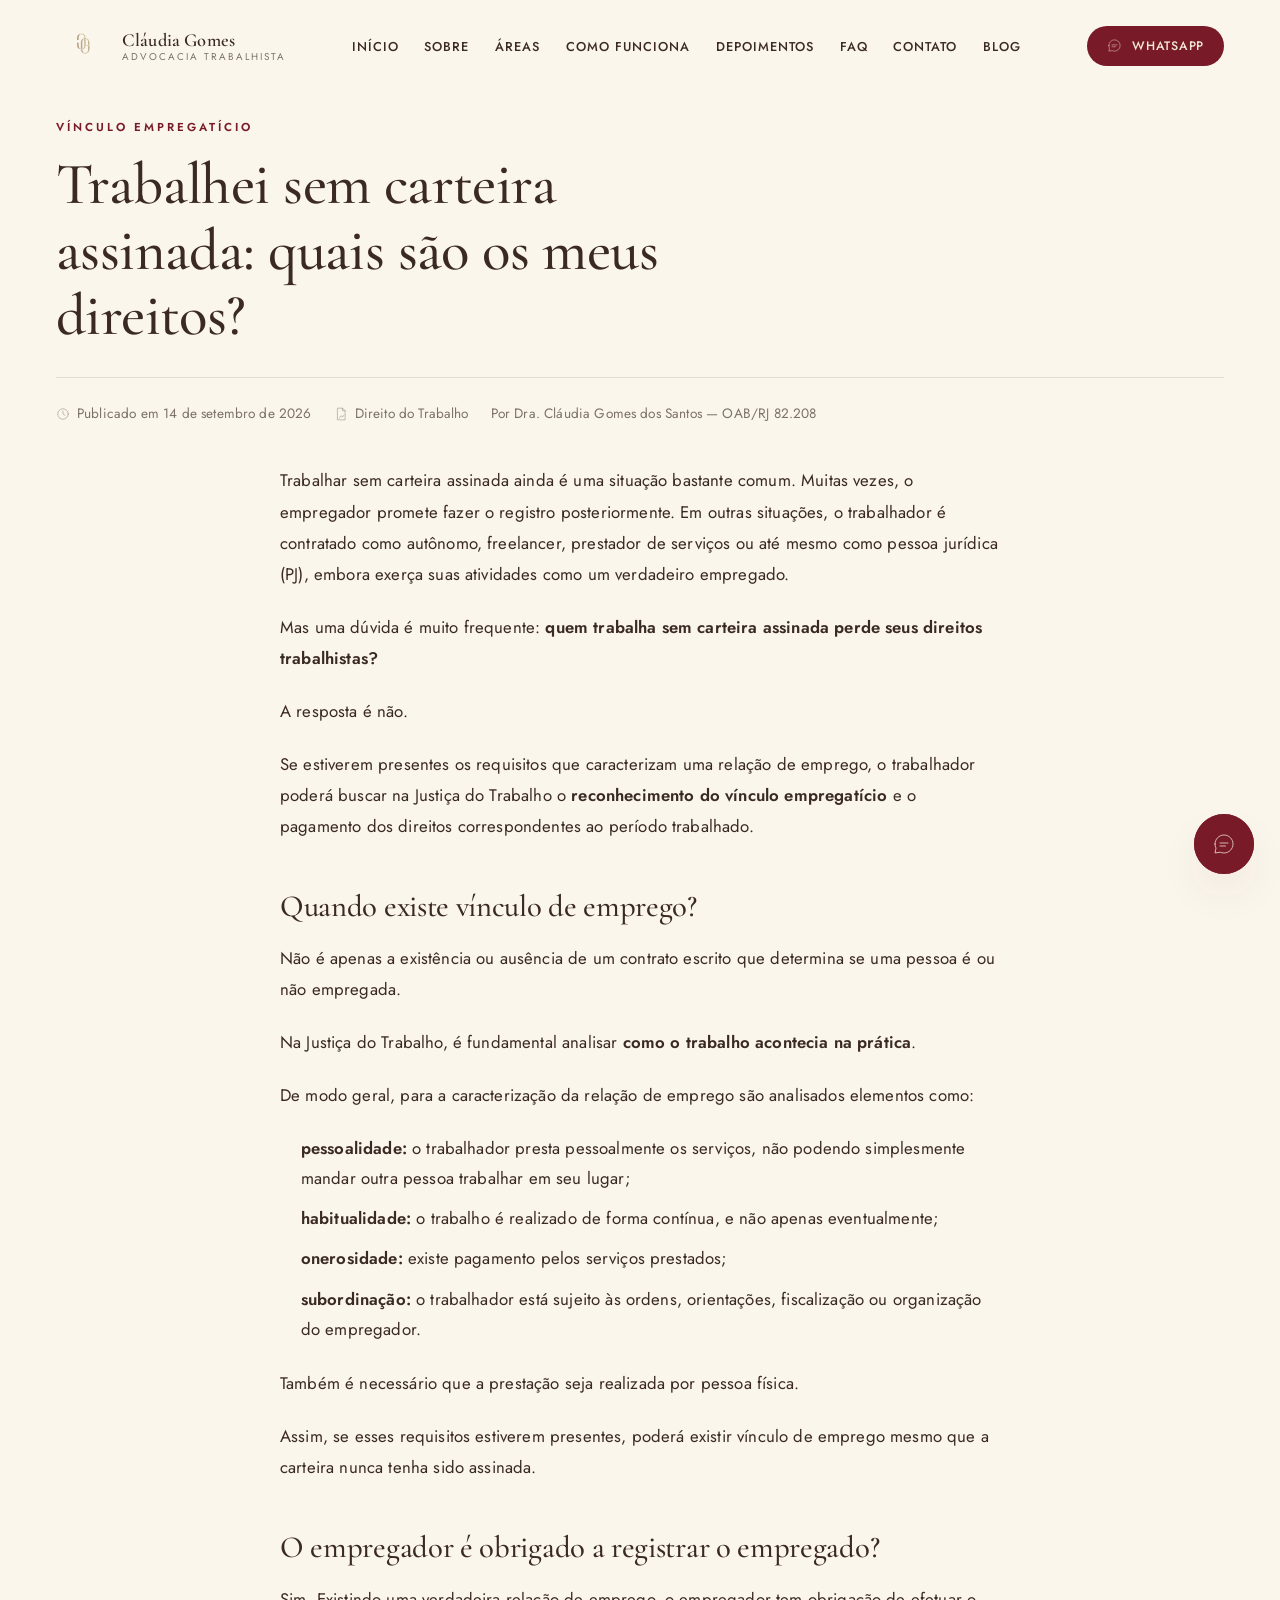
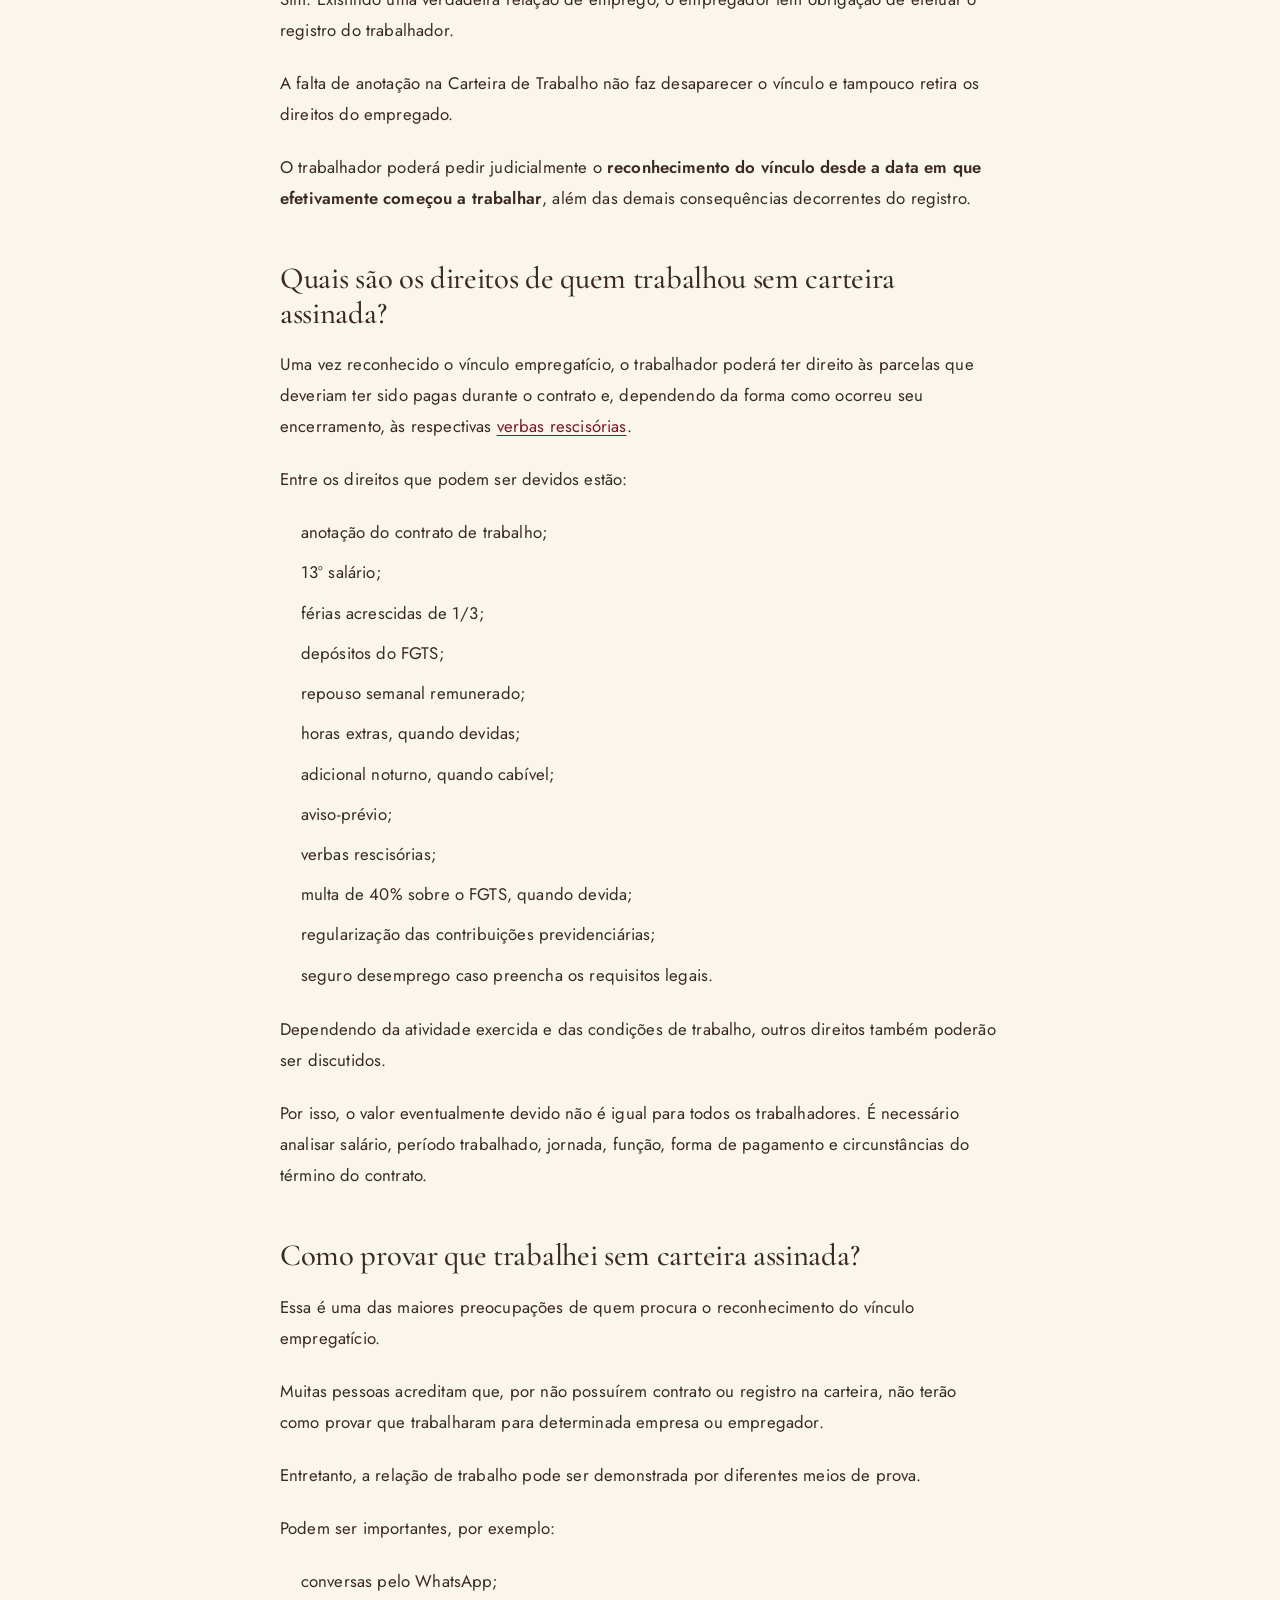
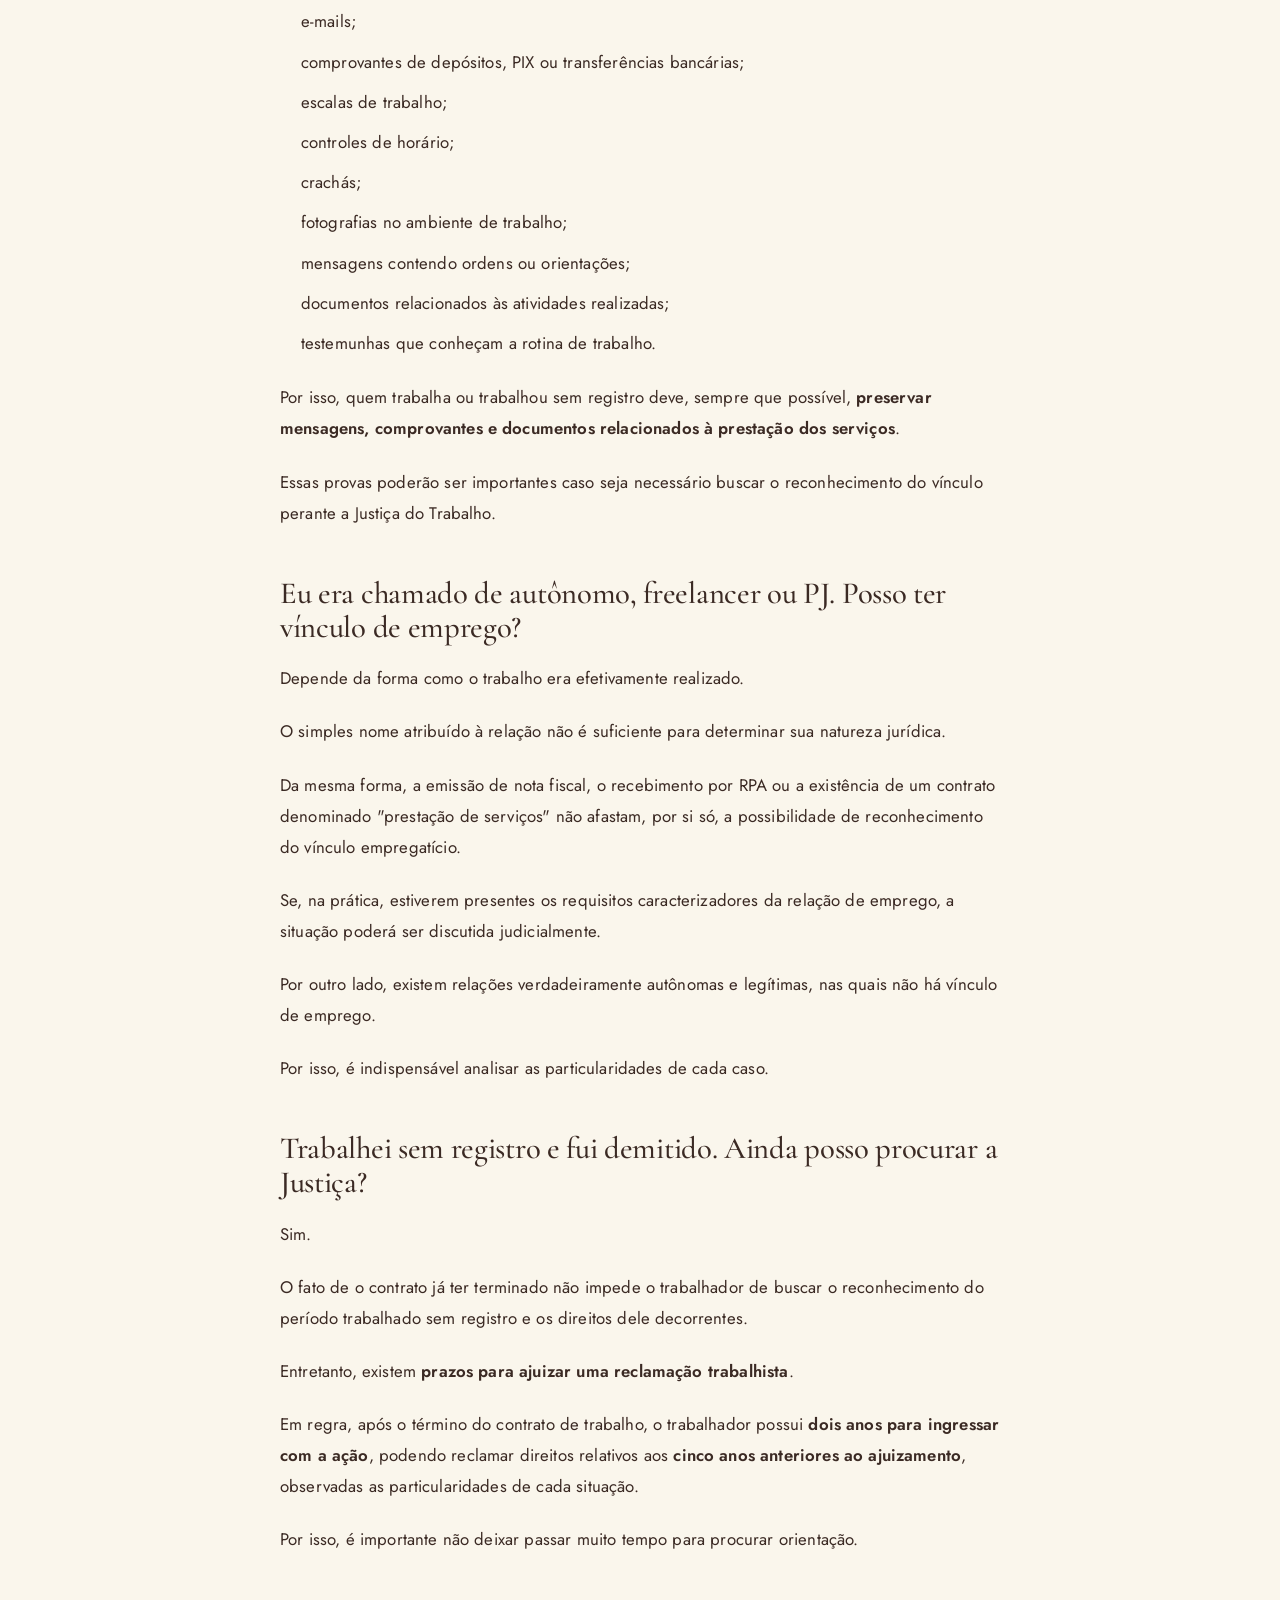
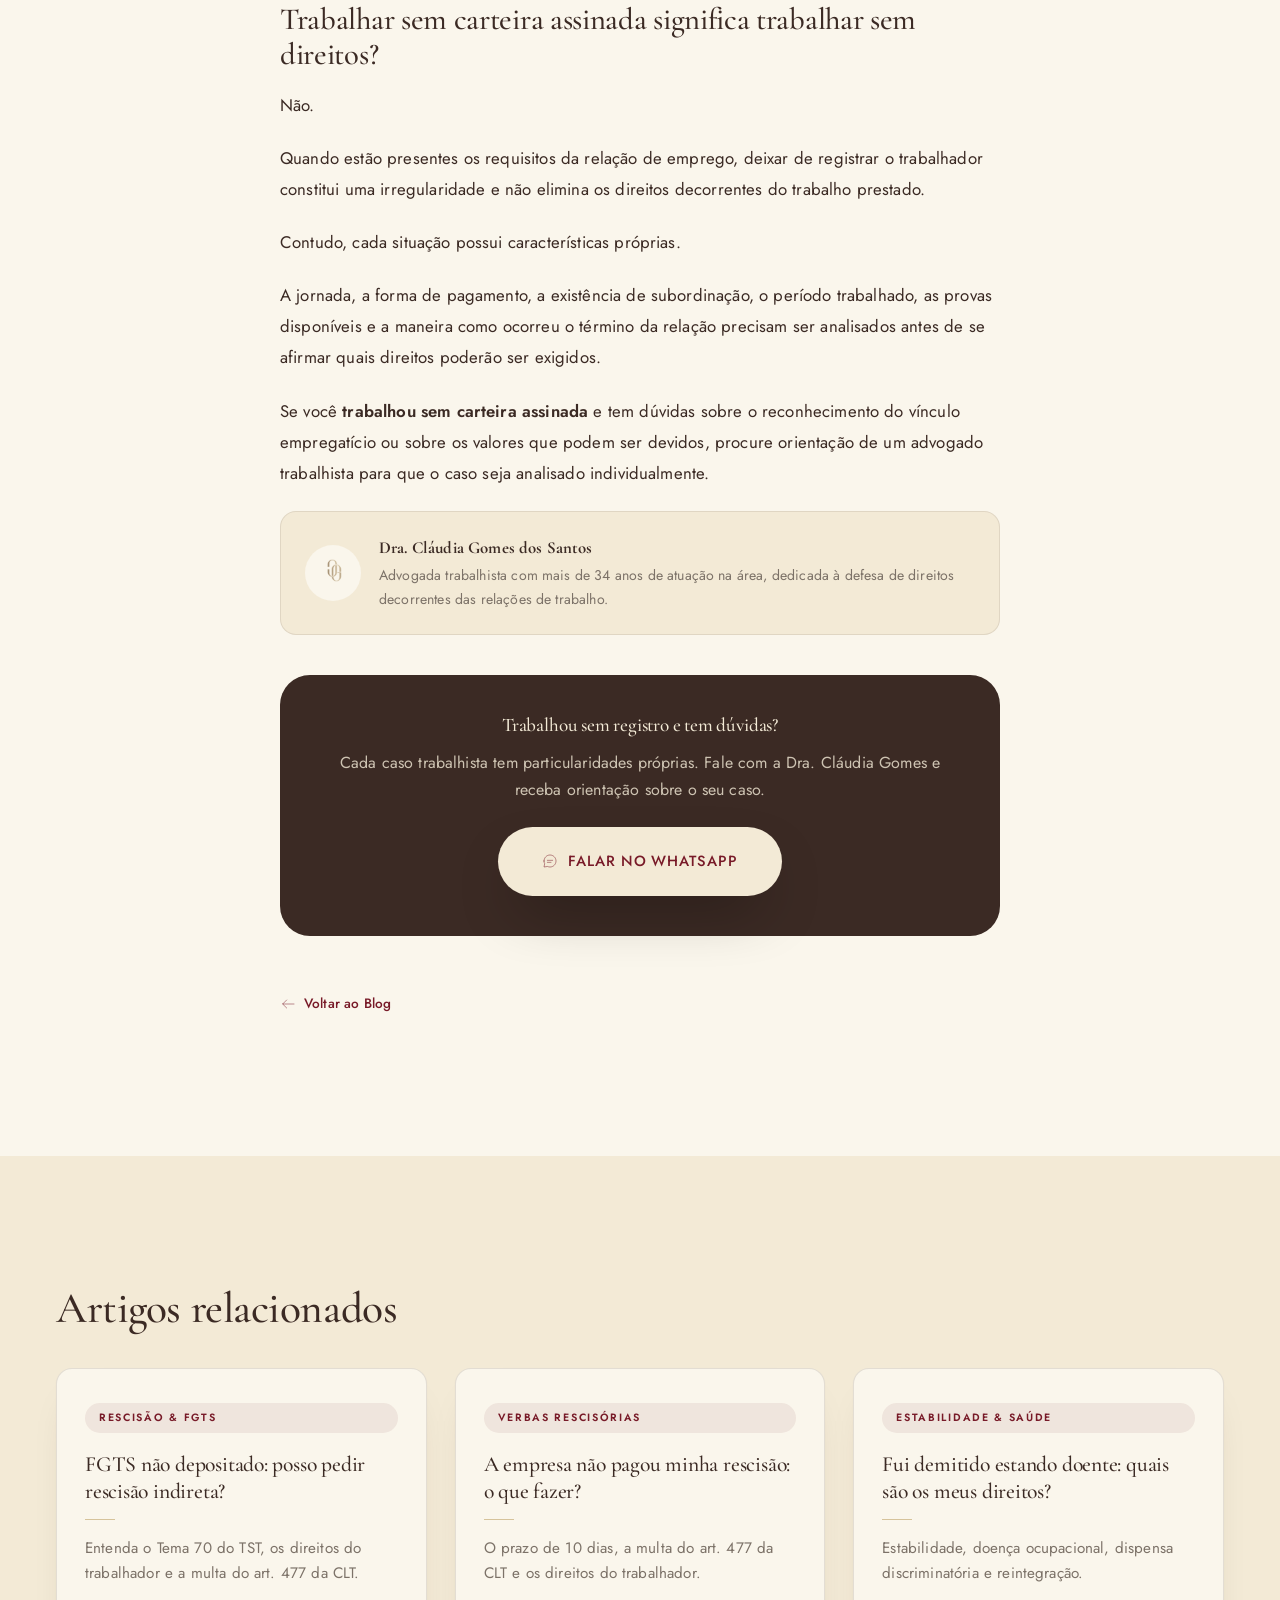
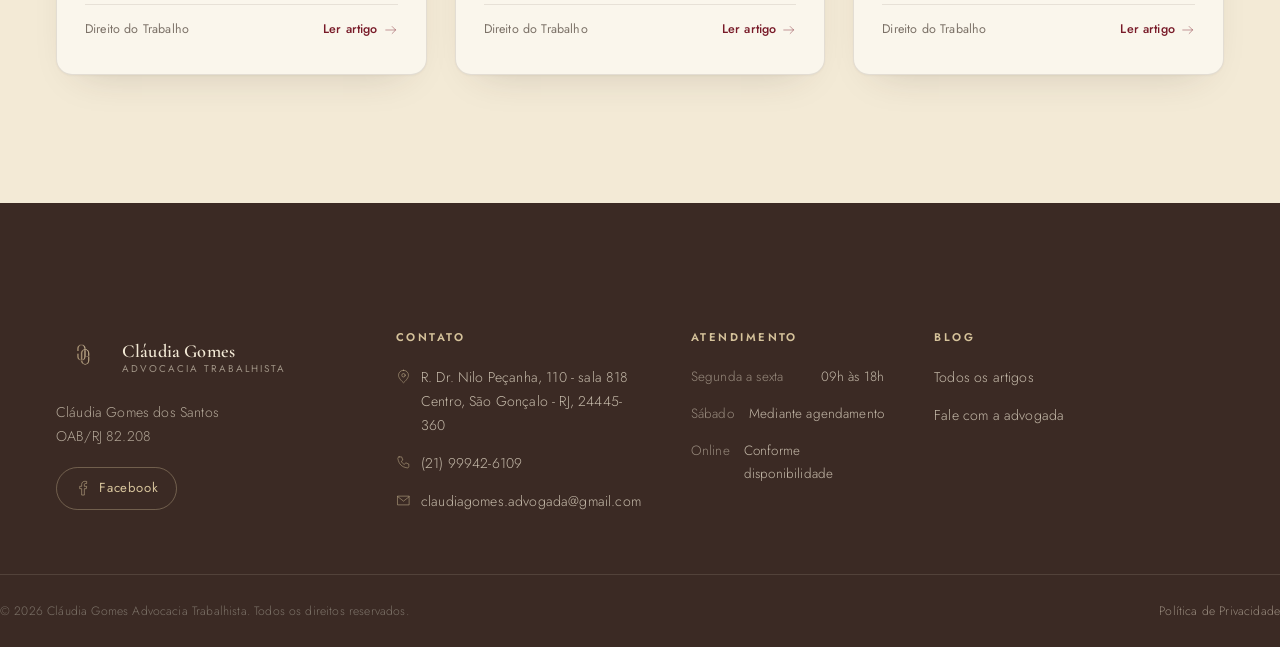
<file: blog/trabalhei-sem-carteira-assinada-direitos/index.html>
<!DOCTYPE html>
<html lang="pt-BR">
<head>
<meta charset="UTF-8">
<meta name="viewport" content="width=device-width, initial-scale=1.0, viewport-fit=cover">
<title>Trabalhei sem carteira assinada: quais são os meus direitos? | Cláudia Gomes Advocacia</title>
<meta name="description" content="Trabalhou sem carteira assinada? Saiba quando existe vínculo empregatício, quais direitos podem ser cobrados e quais provas podem ajudar a comprovar o trabalho sem registro.">
<meta name="robots" content="index, follow">
<meta name="theme-color" content="#781A28">
<link rel="canonical" href="https://claudiagomesadv.com.br/blog/trabalhei-sem-carteira-assinada-direitos/">
<meta property="og:type" content="article">
<meta property="og:locale" content="pt_BR">
<meta property="og:title" content="Trabalhei sem carteira assinada: quais são os meus direitos?">
<meta property="og:description" content="Trabalhou sem carteira assinada? Saiba quando existe vínculo empregatício, quais direitos podem ser cobrados e quais provas podem ajudar a comprovar o trabalho sem registro.">
<meta property="og:url" content="https://claudiagomesadv.com.br/blog/trabalhei-sem-carteira-assinada-direitos/">
<meta name="twitter:card" content="summary_large_image">

<link rel="icon" type="image/png" href="/assets/favicon.png">
<link rel="apple-touch-icon" href="/assets/apple-touch-icon.png">

<link rel="preconnect" href="https://fonts.googleapis.com">
<link rel="preconnect" href="https://fonts.gstatic.com" crossorigin>
<link href="https://fonts.googleapis.com/css2?family=Cormorant+Garamond:ital,wght@0,300;0,400;0,500;0,600;0,700;1,400;1,500&family=Jost:wght@300;400;500;600&display=swap" rel="stylesheet">

<link rel="stylesheet" href="/assets/site.css">
<link rel="stylesheet" href="/assets/blog.css">

<script type="application/ld+json">
{"@context":"https://schema.org","@type":"Article","headline":"Trabalhei sem carteira assinada: quais são os meus direitos?","description":"Trabalhou sem carteira assinada? Saiba quando existe vínculo empregatício, quais direitos podem ser cobrados e quais provas podem ajudar a comprovar o trabalho sem registro.","datePublished":"2026-09-14","dateModified":"2026-09-14","author":{"@type":"Attorney","name":"Cláudia Gomes dos Santos","url":"https://claudiagomesadv.com.br/"},"publisher":{"@type":"Attorney","name":"Cláudia Gomes dos Santos","url":"https://claudiagomesadv.com.br/"},"mainEntityOfPage":"https://claudiagomesadv.com.br/blog/trabalhei-sem-carteira-assinada-direitos/","inLanguage":"pt-BR"}
</script>
<script type="application/ld+json">
{"@context":"https://schema.org","@type":"BreadcrumbList","itemListElement":[{"@type":"ListItem","position":1,"name":"Início","item":"https://claudiagomesadv.com.br/"},{"@type":"ListItem","position":2,"name":"Blog","item":"https://claudiagomesadv.com.br/blog/"},{"@type":"ListItem","position":3,"name":"Trabalhei sem carteira assinada: quais são os meus direitos?","item":"https://claudiagomesadv.com.br/blog/trabalhei-sem-carteira-assinada-direitos/"}]}
</script>
<script type="application/ld+json">
{"@context":"https://schema.org","@type":"FAQPage","mainEntity":[
{"@type":"Question","name":"Quando existe vínculo de emprego?","acceptedAnswer":{"@type":"Answer","text":"Não é apenas a existência ou ausência de um contrato escrito que determina se uma pessoa é ou não empregada. Na Justiça do Trabalho, é fundamental analisar como o trabalho acontecia na prática, observando elementos como pessoalidade, habitualidade, onerosidade e subordinação. Assim, se esses requisitos estiverem presentes, poderá existir vínculo de emprego mesmo que a carteira nunca tenha sido assinada."}},
{"@type":"Question","name":"O empregador é obrigado a registrar o empregado?","acceptedAnswer":{"@type":"Answer","text":"Sim. Existindo uma verdadeira relação de emprego, o empregador tem obrigação de efetuar o registro do trabalhador. A falta de anotação na Carteira de Trabalho não faz desaparecer o vínculo e tampouco retira os direitos do empregado. O trabalhador poderá pedir judicialmente o reconhecimento do vínculo desde a data em que efetivamente começou a trabalhar."}},
{"@type":"Question","name":"Quais são os direitos de quem trabalhou sem carteira assinada?","acceptedAnswer":{"@type":"Answer","text":"Uma vez reconhecido o vínculo empregatício, o trabalhador poderá ter direito às parcelas que deveriam ter sido pagas durante o contrato e, dependendo da forma como ocorreu seu encerramento, às respectivas verbas rescisórias, incluindo anotação do contrato de trabalho, 13º salário, férias acrescidas de 1/3, depósitos do FGTS, horas extras, aviso-prévio e outras parcelas conforme o caso."}},
{"@type":"Question","name":"Como provar que trabalhei sem carteira assinada?","acceptedAnswer":{"@type":"Answer","text":"A relação de trabalho pode ser demonstrada por diferentes meios de prova, como conversas pelo WhatsApp, e-mails, comprovantes de depósitos ou transferências bancárias, escalas de trabalho, controles de horário, crachás, fotografias no ambiente de trabalho e testemunhas que conheçam a rotina de trabalho."}},
{"@type":"Question","name":"Eu era chamado de autônomo, freelancer ou PJ. Posso ter vínculo de emprego?","acceptedAnswer":{"@type":"Answer","text":"Depende da forma como o trabalho era efetivamente realizado. O simples nome atribuído à relação não é suficiente para determinar sua natureza jurídica. Se, na prática, estiverem presentes os requisitos caracterizadores da relação de emprego, a situação poderá ser discutida judicialmente."}},
{"@type":"Question","name":"Trabalhei sem registro e fui demitido. Ainda posso procurar a Justiça?","acceptedAnswer":{"@type":"Answer","text":"Sim. O fato de o contrato já ter terminado não impede o trabalhador de buscar o reconhecimento do período trabalhado sem registro e os direitos dele decorrentes. Em regra, após o término do contrato de trabalho, o trabalhador possui dois anos para ingressar com a ação, podendo reclamar direitos relativos aos cinco anos anteriores ao ajuizamento."}},
{"@type":"Question","name":"Trabalhar sem carteira assinada significa trabalhar sem direitos?","acceptedAnswer":{"@type":"Answer","text":"Não. Quando estão presentes os requisitos da relação de emprego, deixar de registrar o trabalhador constitui uma irregularidade e não elimina os direitos decorrentes do trabalho prestado. Contudo, cada situação possui características próprias que precisam ser analisadas antes de se afirmar quais direitos poderão ser exigidos."}}
]}
</script>
</head>
<body>

<!-- SPRITE DE ÍCONES (oculto) -->
<svg style="display:none" aria-hidden="true"><defs>
  <symbol id="icon-menu" viewBox="0 0 48 48"><path d="M8 14h32M8 24h32M8 34h32"/></symbol>
  <symbol id="icon-close" viewBox="0 0 48 48"><path d="M12 12l24 24M36 12 12 36"/></symbol>
  <symbol id="icon-chat" viewBox="0 0 48 48"><path d="M6 24c0-9.9 8.1-18 18-18s18 8.1 18 18-8.1 18-18 18c-2.7 0-5.2-.6-7.5-1.6L6 42l2-9.8C6.7 29.6 6 26.9 6 24z"/><path d="M16 22h16M16 28h11"/></symbol>
  <symbol id="icon-pin" viewBox="0 0 48 48"><path d="M24 4c8.8 0 16 7 16 16 0 11-16 24-16 24S8 31 8 20C8 11 15.2 4 24 4z"/><circle cx="24" cy="20" r="5.5"/></symbol>
  <symbol id="icon-phone" viewBox="0 0 48 48"><path d="M10 6h8l4 10-5 4c2 5 5 8 10 10l4-5 10 4v8c0 3-3 5-6 4C18 38 10 30 6 12c-1-3 1-6 4-6z"/></symbol>
  <symbol id="icon-mail" viewBox="0 0 48 48"><path d="M6 10h36v28H6z"/><path d="m6 12 18 14L42 12"/></symbol>
  <symbol id="icon-facebook" viewBox="0 0 48 48"><path d="M28 44V26h6l1-7h-7v-5c0-2 .6-3.5 3.5-3.5H35V4.3C34.3 4.2 32 4 29.3 4 23.7 4 20 7.4 20 13.6V19h-6v7h6v18z"/></symbol>
  <symbol id="icon-arrow-right" viewBox="0 0 48 48"><path d="M6 24h34m-12-12 12 12-12 12"/></symbol>
  <symbol id="icon-clock" viewBox="0 0 48 48"><circle cx="24" cy="24" r="18"/><path d="M24 14v10l7 5"/></symbol>
  <symbol id="icon-doc" viewBox="0 0 48 48"><path d="M13 4h16l9 9v31H13z"/><path d="M29 4v9h9"/><path d="M18 38l6-8 6 4 4-6"/></symbol>
</defs></svg>

<!-- LOADER -->
<div id="loader" aria-hidden="true">
  <div class="loader-emblem">
    <svg viewBox="0 0 240 240" class="loader-ring"><circle cx="120" cy="120" r="104"/></svg>
    <img class="loader-logo" src="/assets/logo.png" alt="Cláudia Gomes Advogada">
    <span class="loader-name">Cláudia Gomes</span>
  </div>
</div>

<!-- HEADER -->
<div class="nav-overlay" id="navOverlay" aria-hidden="true"></div>
<header class="site-header" id="siteHeader">
  <div class="container header-inner">
    <a href="/" class="brand" aria-label="Cláudia Gomes Advocacia Trabalhista — início">
      <img class="brand-logo-svg" src="/assets/logo.png" alt="Cláudia Gomes Advogada" style="width:52px;height:52px;object-fit:contain;flex-shrink:0;">
      <span class="brand-text">
        <strong>Cláudia Gomes</strong>
        <em>Advocacia Trabalhista</em>
      </span>
    </a>

    <nav class="main-nav" id="mainNav" aria-label="Navegação principal">
      <button class="nav-close-btn" id="navCloseBtn" aria-label="Fechar menu">
        <svg class="icon" width="24" height="24"><use href="#icon-close"/></svg>
      </button>
      <ul>
        <li><a href="/#inicio">Início</a></li>
        <li><a href="/#sobre">Sobre</a></li>
        <li><a href="/#areas">Áreas</a></li>
        <li><a href="/#como-funciona">Como funciona</a></li>
        <li><a href="/#depoimentos">Depoimentos</a></li>
        <li><a href="/#faq">FAQ</a></li>
        <li><a href="/#contato">Contato</a></li>
        <li><a href="/blog/" aria-current="page">Blog</a></li>
      </ul>
    </nav>

    <div class="header-actions">
      <a href="#" class="btn btn-primary btn-small js-whatsapp">
        <svg class="icon" width="15" height="15"><use href="#icon-chat"/></svg>
        <span>WhatsApp</span>
      </a>
      <button class="nav-toggle" id="navToggle" aria-expanded="false" aria-controls="mainNav" aria-label="Abrir menu">
        <svg class="icon icon-open" width="22" height="22"><use href="#icon-menu"/></svg>
        <svg class="icon icon-close" width="22" height="22"><use href="#icon-close"/></svg>
      </button>
    </div>
  </div>
</header>

<main id="topo">


  <!-- CABEÇALHO DO ARTIGO -->
  <header class="article-header">
    <div class="container">
      <p class="eyebrow">Vínculo Empregatício</p>
      <h1>Trabalhei sem carteira assinada: quais são os meus direitos?</h1>
      <div class="article-meta">
        <span><svg class="icon" width="14" height="14"><use href="#icon-clock"/></svg>Publicado em 14 de setembro de 2026</span>
        <span><svg class="icon" width="14" height="14"><use href="#icon-doc"/></svg>Direito do Trabalho</span>
        <span>Por Dra. Cláudia Gomes dos Santos — OAB/RJ 82.208</span>
      </div>
    </div>
  </header>

  <!-- CORPO DO ARTIGO -->
  <section class="article-body">
    <div class="container">
      <div class="article-body-inner">

        <p>Trabalhar sem carteira assinada ainda é uma situação bastante comum. Muitas vezes, o empregador promete fazer o registro posteriormente. Em outras situações, o trabalhador é contratado como autônomo, freelancer, prestador de serviços ou até mesmo como pessoa jurídica (PJ), embora exerça suas atividades como um verdadeiro empregado.</p>

        <p>Mas uma dúvida é muito frequente: <strong>quem trabalha sem carteira assinada perde seus direitos trabalhistas?</strong></p>

        <p>A resposta é não.</p>

        <p>Se estiverem presentes os requisitos que caracterizam uma relação de emprego, o trabalhador poderá buscar na Justiça do Trabalho o <strong>reconhecimento do vínculo empregatício</strong> e o pagamento dos direitos correspondentes ao período trabalhado.</p>

        <h2>Quando existe vínculo de emprego?</h2>
        <p>Não é apenas a existência ou ausência de um contrato escrito que determina se uma pessoa é ou não empregada.</p>
        <p>Na Justiça do Trabalho, é fundamental analisar <strong>como o trabalho acontecia na prática</strong>.</p>
        <p>De modo geral, para a caracterização da relação de emprego são analisados elementos como:</p>
        <ul>
          <li><strong>pessoalidade:</strong> o trabalhador presta pessoalmente os serviços, não podendo simplesmente mandar outra pessoa trabalhar em seu lugar;</li>
          <li><strong>habitualidade:</strong> o trabalho é realizado de forma contínua, e não apenas eventualmente;</li>
          <li><strong>onerosidade:</strong> existe pagamento pelos serviços prestados;</li>
          <li><strong>subordinação:</strong> o trabalhador está sujeito às ordens, orientações, fiscalização ou organização do empregador.</li>
        </ul>
        <p>Também é necessário que a prestação seja realizada por pessoa física.</p>
        <p>Assim, se esses requisitos estiverem presentes, poderá existir vínculo de emprego mesmo que a carteira nunca tenha sido assinada.</p>

        <h2>O empregador é obrigado a registrar o empregado?</h2>
        <p>Sim. Existindo uma verdadeira relação de emprego, o empregador tem obrigação de efetuar o registro do trabalhador.</p>
        <p>A falta de anotação na Carteira de Trabalho não faz desaparecer o vínculo e tampouco retira os direitos do empregado.</p>
        <p>O trabalhador poderá pedir judicialmente o <strong>reconhecimento do vínculo desde a data em que efetivamente começou a trabalhar</strong>, além das demais consequências decorrentes do registro.</p>

        <h2>Quais são os direitos de quem trabalhou sem carteira assinada?</h2>
        <p>Uma vez reconhecido o vínculo empregatício, o trabalhador poderá ter direito às parcelas que deveriam ter sido pagas durante o contrato e, dependendo da forma como ocorreu seu encerramento, às respectivas <a href="/blog/empresa-nao-pagou-minha-rescisao/">verbas rescisórias</a>.</p>
        <p>Entre os direitos que podem ser devidos estão:</p>
        <ul>
          <li>anotação do contrato de trabalho;</li>
          <li>13º salário;</li>
          <li>férias acrescidas de 1/3;</li>
          <li>depósitos do FGTS;</li>
          <li>repouso semanal remunerado;</li>
          <li>horas extras, quando devidas;</li>
          <li>adicional noturno, quando cabível;</li>
          <li>aviso-prévio;</li>
          <li>verbas rescisórias;</li>
          <li>multa de 40% sobre o FGTS, quando devida;</li>
          <li>regularização das contribuições previdenciárias;</li>
          <li>seguro desemprego caso preencha os requisitos legais.</li>
        </ul>
        <p>Dependendo da atividade exercida e das condições de trabalho, outros direitos também poderão ser discutidos.</p>
        <p>Por isso, o valor eventualmente devido não é igual para todos os trabalhadores. É necessário analisar salário, período trabalhado, jornada, função, forma de pagamento e circunstâncias do término do contrato.</p>

        <h2>Como provar que trabalhei sem carteira assinada?</h2>
        <p>Essa é uma das maiores preocupações de quem procura o reconhecimento do vínculo empregatício.</p>
        <p>Muitas pessoas acreditam que, por não possuírem contrato ou registro na carteira, não terão como provar que trabalharam para determinada empresa ou empregador.</p>
        <p>Entretanto, a relação de trabalho pode ser demonstrada por diferentes meios de prova.</p>
        <p>Podem ser importantes, por exemplo:</p>
        <ul>
          <li>conversas pelo WhatsApp;</li>
          <li>e-mails;</li>
          <li>comprovantes de depósitos, PIX ou transferências bancárias;</li>
          <li>escalas de trabalho;</li>
          <li>controles de horário;</li>
          <li>crachás;</li>
          <li>fotografias no ambiente de trabalho;</li>
          <li>mensagens contendo ordens ou orientações;</li>
          <li>documentos relacionados às atividades realizadas;</li>
          <li>testemunhas que conheçam a rotina de trabalho.</li>
        </ul>
        <p>Por isso, quem trabalha ou trabalhou sem registro deve, sempre que possível, <strong>preservar mensagens, comprovantes e documentos relacionados à prestação dos serviços</strong>.</p>
        <p>Essas provas poderão ser importantes caso seja necessário buscar o reconhecimento do vínculo perante a Justiça do Trabalho.</p>

        <h2>Eu era chamado de autônomo, freelancer ou PJ. Posso ter vínculo de emprego?</h2>
        <p>Depende da forma como o trabalho era efetivamente realizado.</p>
        <p>O simples nome atribuído à relação não é suficiente para determinar sua natureza jurídica.</p>
        <p>Da mesma forma, a emissão de nota fiscal, o recebimento por RPA ou a existência de um contrato denominado "prestação de serviços" não afastam, por si só, a possibilidade de reconhecimento do vínculo empregatício.</p>
        <p>Se, na prática, estiverem presentes os requisitos caracterizadores da relação de emprego, a situação poderá ser discutida judicialmente.</p>
        <p>Por outro lado, existem relações verdadeiramente autônomas e legítimas, nas quais não há vínculo de emprego.</p>
        <p>Por isso, é indispensável analisar as particularidades de cada caso.</p>

        <h2>Trabalhei sem registro e fui demitido. Ainda posso procurar a Justiça?</h2>
        <p>Sim.</p>
        <p>O fato de o contrato já ter terminado não impede o trabalhador de buscar o reconhecimento do período trabalhado sem registro e os direitos dele decorrentes.</p>
        <p>Entretanto, existem <strong>prazos para ajuizar uma reclamação trabalhista</strong>.</p>
        <p>Em regra, após o término do contrato de trabalho, o trabalhador possui <strong>dois anos para ingressar com a ação</strong>, podendo reclamar direitos relativos aos <strong>cinco anos anteriores ao ajuizamento</strong>, observadas as particularidades de cada situação.</p>
        <p>Por isso, é importante não deixar passar muito tempo para procurar orientação.</p>

        <h2>Trabalhar sem carteira assinada significa trabalhar sem direitos?</h2>
        <p>Não.</p>
        <p>Quando estão presentes os requisitos da relação de emprego, deixar de registrar o trabalhador constitui uma irregularidade e não elimina os direitos decorrentes do trabalho prestado.</p>
        <p>Contudo, cada situação possui características próprias.</p>
        <p>A jornada, a forma de pagamento, a existência de subordinação, o período trabalhado, as provas disponíveis e a maneira como ocorreu o término da relação precisam ser analisados antes de se afirmar quais direitos poderão ser exigidos.</p>
        <p>Se você <strong>trabalhou sem carteira assinada</strong> e tem dúvidas sobre o reconhecimento do vínculo empregatício ou sobre os valores que podem ser devidos, procure orientação de um advogado trabalhista para que o caso seja analisado individualmente.</p>

      </div>

      <div class="author-box">
        <img src="/assets/logo.png" alt="Cláudia Gomes Advogada">
        <div>
          <strong><a href="/#sobre" style="color:inherit;text-decoration:none">Dra. Cláudia Gomes dos Santos</a></strong>
          <p>Advogada trabalhista com mais de 34 anos de atuação na área, dedicada à defesa de direitos decorrentes das relações de trabalho.</p>
        </div>
      </div>

      <div class="article-cta">
        <h3>Trabalhou sem registro e tem dúvidas?</h3>
        <p>Cada caso trabalhista tem particularidades próprias. Fale com a Dra. Cláudia Gomes e receba orientação sobre o seu caso.</p>
        <a href="#" class="btn btn-cta js-whatsapp">
          <svg class="icon" width="16" height="16"><use href="#icon-chat"/></svg>
          <span>Falar no WhatsApp</span>
        </a>
      </div>

      <div class="article-back">
        <a href="/blog/" class="link-back">
          <svg class="icon" width="16" height="16"><use href="#icon-arrow-right"/></svg>
          <span>Voltar ao Blog</span>
        </a>
      </div>

    </div>
  </section>

  <!-- ARTIGOS RELACIONADOS -->
  <section class="related-articles">
    <div class="container">
      <h2>Artigos relacionados</h2>
      <div class="related-grid">
        <article class="blog-card">
          <span class="blog-card-category">Rescisão &amp; FGTS</span>
          <h3><a href="/blog/fgts-nao-depositado-rescisao-indireta/">FGTS não depositado: posso pedir rescisão indireta?</a></h3>
          <p>Entenda o Tema 70 do TST, os direitos do trabalhador e a multa do art. 477 da CLT.</p>
          <div class="blog-card-meta">
            <span>Direito do Trabalho</span>
            <a class="blog-card-link" href="/blog/fgts-nao-depositado-rescisao-indireta/">Ler artigo <svg class="icon" width="14" height="14"><use href="#icon-arrow-right"/></svg></a>
          </div>
        </article>
        <article class="blog-card">
          <span class="blog-card-category">Verbas Rescisórias</span>
          <h3><a href="/blog/empresa-nao-pagou-minha-rescisao/">A empresa não pagou minha rescisão: o que fazer?</a></h3>
          <p>O prazo de 10 dias, a multa do art. 477 da CLT e os direitos do trabalhador.</p>
          <div class="blog-card-meta">
            <span>Direito do Trabalho</span>
            <a class="blog-card-link" href="/blog/empresa-nao-pagou-minha-rescisao/">Ler artigo <svg class="icon" width="14" height="14"><use href="#icon-arrow-right"/></svg></a>
          </div>
        </article>
        <article class="blog-card">
          <span class="blog-card-category">Estabilidade &amp; Saúde</span>
          <h3><a href="/blog/fui-demitido-doente-direitos/">Fui demitido estando doente: quais são os meus direitos?</a></h3>
          <p>Estabilidade, doença ocupacional, dispensa discriminatória e reintegração.</p>
          <div class="blog-card-meta">
            <span>Direito do Trabalho</span>
            <a class="blog-card-link" href="/blog/fui-demitido-doente-direitos/">Ler artigo <svg class="icon" width="14" height="14"><use href="#icon-arrow-right"/></svg></a>
          </div>
        </article>
      </div>
    </div>
  </section>

</main>

<!-- RODAPÉ -->
<footer class="site-footer" id="contato">
  <div class="container footer-grid">
    <div class="footer-brand">
      <a href="/" class="brand">
        <img class="brand-logo-svg" src="/assets/logo.png" alt="Cláudia Gomes Advogada" style="width:52px;height:52px;object-fit:contain;flex-shrink:0;">
        <span class="brand-text"><strong>Cláudia Gomes</strong><em>Advocacia Trabalhista</em></span>
      </a>
      <p>Cláudia Gomes dos Santos<br>OAB/RJ 82.208</p>
      <a class="footer-social" href="https://www.facebook.com/claudiagomesadvocaciatrabalhista/" target="_blank" rel="noopener noreferrer" aria-label="Facebook do escritório">
        <svg class="icon" width="16" height="16"><use href="#icon-facebook"/></svg>
        <span>Facebook</span>
      </a>
    </div>
    <div class="footer-col">
      <h3>Contato</h3>
      <ul>
        <li><svg class="icon" width="15" height="15"><use href="#icon-pin"/></svg><span>R. Dr. Nilo Peçanha, 110 - sala 818<br>Centro, São Gonçalo - RJ, 24445-360</span></li>
        <li><svg class="icon" width="15" height="15"><use href="#icon-phone"/></svg><a href="#" class="js-whatsapp">(21) 99942-6109</a></li>
        <li><svg class="icon" width="15" height="15"><use href="#icon-mail"/></svg><a href="mailto:claudiagomes.advogada@gmail.com">claudiagomes.advogada@gmail.com</a></li>
      </ul>
    </div>
    <div class="footer-col">
      <h3>Atendimento</h3>
      <ul class="footer-hours">
        <li><span>Segunda a sexta</span><span>09h às 18h</span></li>
        <li><span>Sábado</span><span>Mediante agendamento</span></li>
        <li><span>Online</span><span>Conforme disponibilidade</span></li>
      </ul>
    </div>
    <div class="footer-col">
      <h3>Blog</h3>
      <ul>
        <li><a href="/blog/">Todos os artigos</a></li>
        <li><a href="/#contato">Fale com a advogada</a></li>
      </ul>
    </div>
  </div>
  <div class="container footer-bottom">
    <p>&copy; <span id="footerYear"></span> Cláudia Gomes Advocacia Trabalhista. Todos os direitos reservados.</p>
    <a href="#">Política de Privacidade</a>
  </div>
</footer>

<!-- BOTÃO FLUTUANTE WHATSAPP -->
<a href="#" class="whatsapp-float js-whatsapp" aria-label="Falar no WhatsApp com a Dra. Cláudia Gomes">
  <svg class="icon" width="24" height="24"><use href="#icon-chat"/></svg>
</a>

<script src="/assets/site.js"></script>
</body>
</html>
</file>
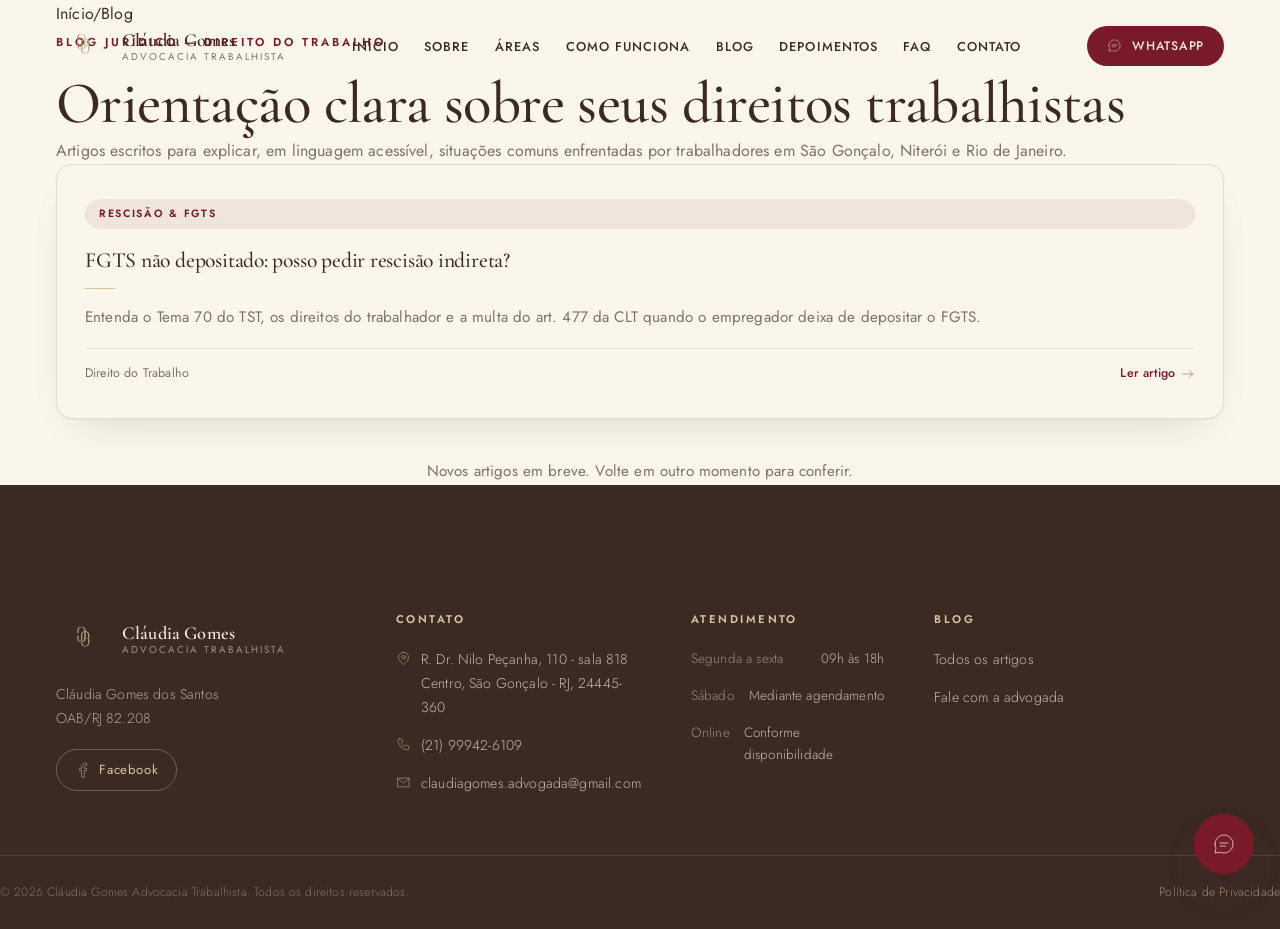
<file: mnt/user-data/outputs/blog/index.html>
<!DOCTYPE html>
<html lang="pt-BR">
<head>
<meta charset="UTF-8">
<meta name="viewport" content="width=device-width, initial-scale=1.0, viewport-fit=cover">
<title>Blog Jurídico | Direito do Trabalho — Cláudia Gomes Advocacia</title>
<meta name="description" content="Artigos sobre Direito do Trabalho escritos pela Dra. Cláudia Gomes (OAB/RJ 82.208): rescisão, FGTS, horas extras e outros temas trabalhistas explicados de forma clara.">
<meta name="robots" content="index, follow">
<meta name="theme-color" content="#781A28">
<link rel="canonical" href="https://claudiagomesadv.com.br/blog/">
<meta property="og:type" content="website">
<meta property="og:locale" content="pt_BR">
<meta property="og:title" content="Blog Jurídico | Direito do Trabalho — Cláudia Gomes Advocacia">
<meta property="og:description" content="Artigos sobre Direito do Trabalho escritos pela Dra. Cláudia Gomes (OAB/RJ 82.208).">
<meta property="og:url" content="https://claudiagomesadv.com.br/blog/">
<meta name="twitter:card" content="summary_large_image">

<link rel="icon" type="image/png" href="/assets/favicon.png">
<link rel="apple-touch-icon" href="/assets/apple-touch-icon.png">

<link rel="preconnect" href="https://fonts.googleapis.com">
<link rel="preconnect" href="https://fonts.gstatic.com" crossorigin>
<link href="https://fonts.googleapis.com/css2?family=Cormorant+Garamond:ital,wght@0,300;0,400;0,500;0,600;0,700;1,400;1,500&family=Jost:wght@300;400;500;600&display=swap" rel="stylesheet">

<link rel="stylesheet" href="/assets/site.css">
<link rel="stylesheet" href="/assets/blog.css">

<script type="application/ld+json">
{"@context":"https://schema.org","@type":"Blog","name":"Blog Jurídico — Cláudia Gomes Advocacia Trabalhista","url":"https://claudiagomesadv.com.br/blog/","description":"Artigos sobre Direito do Trabalho para trabalhadores de São Gonçalo, Niterói e Rio de Janeiro.","publisher":{"@type":"Attorney","name":"Cláudia Gomes dos Santos","url":"https://claudiagomesadv.com.br/"},"inLanguage":"pt-BR"}
</script>
<script type="application/ld+json">
{"@context":"https://schema.org","@type":"BreadcrumbList","itemListElement":[{"@type":"ListItem","position":1,"name":"Início","item":"https://claudiagomesadv.com.br/"},{"@type":"ListItem","position":2,"name":"Blog","item":"https://claudiagomesadv.com.br/blog/"}]}
</script>
</head>
<body>

<!-- SPRITE DE ÍCONES (oculto) -->
<svg style="display:none" aria-hidden="true"><defs>
  <symbol id="icon-menu" viewBox="0 0 48 48"><path d="M8 14h32M8 24h32M8 34h32"/></symbol>
  <symbol id="icon-close" viewBox="0 0 48 48"><path d="M12 12l24 24M36 12 12 36"/></symbol>
  <symbol id="icon-chat" viewBox="0 0 48 48"><path d="M6 24c0-9.9 8.1-18 18-18s18 8.1 18 18-8.1 18-18 18c-2.7 0-5.2-.6-7.5-1.6L6 42l2-9.8C6.7 29.6 6 26.9 6 24z"/><path d="M16 22h16M16 28h11"/></symbol>
  <symbol id="icon-pin" viewBox="0 0 48 48"><path d="M24 4c8.8 0 16 7 16 16 0 11-16 24-16 24S8 31 8 20C8 11 15.2 4 24 4z"/><circle cx="24" cy="20" r="5.5"/></symbol>
  <symbol id="icon-phone" viewBox="0 0 48 48"><path d="M10 6h8l4 10-5 4c2 5 5 8 10 10l4-5 10 4v8c0 3-3 5-6 4C18 38 10 30 6 12c-1-3 1-6 4-6z"/></symbol>
  <symbol id="icon-mail" viewBox="0 0 48 48"><path d="M6 10h36v28H6z"/><path d="m6 12 18 14L42 12"/></symbol>
  <symbol id="icon-facebook" viewBox="0 0 48 48"><path d="M28 44V26h6l1-7h-7v-5c0-2 .6-3.5 3.5-3.5H35V4.3C34.3 4.2 32 4 29.3 4 23.7 4 20 7.4 20 13.6V19h-6v7h6v18z"/></symbol>
  <symbol id="icon-arrow-right" viewBox="0 0 48 48"><path d="M6 24h34m-12-12 12 12-12 12"/></symbol>
</defs></svg>

<!-- LOADER -->
<div id="loader" aria-hidden="true">
  <div class="loader-emblem">
    <svg viewBox="0 0 240 240" class="loader-ring"><circle cx="120" cy="120" r="104"/></svg>
    <img class="loader-logo" src="/assets/logo.png" alt="Cláudia Gomes Advogada">
    <span class="loader-name">Cláudia Gomes</span>
  </div>
</div>

<!-- HEADER -->
<div class="nav-overlay" id="navOverlay" aria-hidden="true"></div>
<header class="site-header" id="siteHeader">
  <div class="container header-inner">
    <a href="/" class="brand" aria-label="Cláudia Gomes Advocacia Trabalhista — início">
      <img class="brand-logo-svg" src="/assets/logo.png" alt="Cláudia Gomes Advogada" style="width:52px;height:52px;object-fit:contain;flex-shrink:0;">
      <span class="brand-text">
        <strong>Cláudia Gomes</strong>
        <em>Advocacia Trabalhista</em>
      </span>
    </a>

    <nav class="main-nav" id="mainNav" aria-label="Navegação principal">
      <button class="nav-close-btn" id="navCloseBtn" aria-label="Fechar menu">
        <svg class="icon" width="24" height="24"><use href="#icon-close"/></svg>
      </button>
      <ul>
        <li><a href="/#inicio">Início</a></li>
        <li><a href="/#sobre">Sobre</a></li>
        <li><a href="/#areas">Áreas</a></li>
        <li><a href="/#como-funciona">Como funciona</a></li>
        <li><a href="/blog/" aria-current="page">Blog</a></li>
        <li><a href="/#depoimentos">Depoimentos</a></li>
        <li><a href="/#faq">FAQ</a></li>
        <li><a href="/#contato">Contato</a></li>
      </ul>
    </nav>

    <div class="header-actions">
      <a href="#" class="btn btn-primary btn-small js-whatsapp">
        <svg class="icon" width="15" height="15"><use href="#icon-chat"/></svg>
        <span>WhatsApp</span>
      </a>
      <button class="nav-toggle" id="navToggle" aria-expanded="false" aria-controls="mainNav" aria-label="Abrir menu">
        <svg class="icon icon-open" width="22" height="22"><use href="#icon-menu"/></svg>
        <svg class="icon icon-close" width="22" height="22"><use href="#icon-close"/></svg>
      </button>
    </div>
  </div>
</header>

<main id="topo">

  <!-- BREADCRUMB -->
  <div class="container">
    <nav class="breadcrumb" aria-label="Breadcrumb">
      <a href="/">Início</a><span>/</span>Blog
    </nav>
  </div>

  <!-- BLOG HERO -->
  <section class="blog-hero">
    <div class="container">
      <p class="eyebrow">Blog Jurídico — Direito do Trabalho</p>
      <h1>Orientação clara sobre seus direitos trabalhistas</h1>
      <p>Artigos escritos para explicar, em linguagem acessível, situações comuns enfrentadas por trabalhadores em São Gonçalo, Niterói e Rio de Janeiro.</p>
    </div>
  </section>

  <!-- GRID DE ARTIGOS -->
  <section class="blog-grid-section">
    <div class="container">
      <div class="blog-grid">

        <article class="blog-card">
          <span class="blog-card-category">Rescisão &amp; FGTS</span>
          <h2><a href="/blog/fgts-nao-depositado-rescisao-indireta/">FGTS não depositado: posso pedir rescisão indireta?</a></h2>
          <p>Entenda o Tema 70 do TST, os direitos do trabalhador e a multa do art. 477 da CLT quando o empregador deixa de depositar o FGTS.</p>
          <div class="blog-card-meta">
            <span>Direito do Trabalho</span>
            <a class="blog-card-link" href="/blog/fgts-nao-depositado-rescisao-indireta/">Ler artigo <svg class="icon" width="14" height="14"><use href="#icon-arrow-right"/></svg></a>
          </div>
        </article>

      </div>

      <p style="margin-top:40px;text-align:center;color:var(--gray-warm);font-size:.95rem">Novos artigos em breve. Volte em outro momento para conferir.</p>
    </div>
  </section>

</main>

<!-- RODAPÉ -->
<footer class="site-footer" id="contato">
  <div class="container footer-grid">
    <div class="footer-brand">
      <a href="/" class="brand">
        <img class="brand-logo-svg" src="/assets/logo.png" alt="Cláudia Gomes Advogada" style="width:52px;height:52px;object-fit:contain;flex-shrink:0;">
        <span class="brand-text"><strong>Cláudia Gomes</strong><em>Advocacia Trabalhista</em></span>
      </a>
      <p>Cláudia Gomes dos Santos<br>OAB/RJ 82.208</p>
      <a class="footer-social" href="https://www.facebook.com/claudiagomesadvocaciatrabalhista/" target="_blank" rel="noopener noreferrer" aria-label="Facebook do escritório">
        <svg class="icon" width="16" height="16"><use href="#icon-facebook"/></svg>
        <span>Facebook</span>
      </a>
    </div>
    <div class="footer-col">
      <h3>Contato</h3>
      <ul>
        <li><svg class="icon" width="15" height="15"><use href="#icon-pin"/></svg><span>R. Dr. Nilo Peçanha, 110 - sala 818<br>Centro, São Gonçalo - RJ, 24445-360</span></li>
        <li><svg class="icon" width="15" height="15"><use href="#icon-phone"/></svg><a href="#" class="js-whatsapp">(21) 99942-6109</a></li>
        <li><svg class="icon" width="15" height="15"><use href="#icon-mail"/></svg><a href="mailto:claudiagomes.advogada@gmail.com">claudiagomes.advogada@gmail.com</a></li>
      </ul>
    </div>
    <div class="footer-col">
      <h3>Atendimento</h3>
      <ul class="footer-hours">
        <li><span>Segunda a sexta</span><span>09h às 18h</span></li>
        <li><span>Sábado</span><span>Mediante agendamento</span></li>
        <li><span>Online</span><span>Conforme disponibilidade</span></li>
      </ul>
    </div>
    <div class="footer-col">
      <h3>Blog</h3>
      <ul>
        <li><a href="/blog/">Todos os artigos</a></li>
        <li><a href="/#contato">Fale com a advogada</a></li>
      </ul>
    </div>
  </div>
  <div class="container footer-bottom">
    <p>&copy; <span id="footerYear"></span> Cláudia Gomes Advocacia Trabalhista. Todos os direitos reservados.</p>
    <a href="#">Política de Privacidade</a>
  </div>
</footer>

<!-- BOTÃO FLUTUANTE WHATSAPP -->
<a href="#" class="whatsapp-float js-whatsapp" aria-label="Falar no WhatsApp com a Dra. Cláudia Gomes">
  <svg class="icon" width="24" height="24"><use href="#icon-chat"/></svg>
</a>

<script src="/assets/site.js"></script>
</body>
</html>
</file>
<file: assets/site.css>
/* ===================================================================
   CLÁUDIA GOMES — ADVOCACIA TRABALHISTA  |  single-file version
   Cormorant Garamond (display) · Jost (corpo)
=================================================================== */

/* 1. TOKENS */
:root{
  --wine:#781A28; --wine-dark:#5A1320; --wine-darker:#430E18;
  --cream:#F3EAD6; --paper:#FAF6EC; --champagne:#D6C39B;
  --brown:#3B2A24; --gray-warm:#7C7268; --white:#FFFFFF;
  --font-display:'Cormorant Garamond',Georgia,'Times New Roman',serif;
  --font-body:'Jost',-apple-system,BlinkMacSystemFont,'Segoe UI',sans-serif;
  --radius-sm:4px; --radius-md:16px; --radius-lg:30px; --radius-pill:999px;
  --shadow-card:0 1px 2px rgba(59,42,36,.04),0 18px 40px -24px rgba(59,42,36,.22);
  --shadow-lift:0 1px 2px rgba(59,42,36,.05),0 30px 60px -28px rgba(59,42,36,.30);
  --shadow-wine:0 20px 50px -20px rgba(120,26,40,.45);
  --section-pad:clamp(76px,10vw,152px);
  --container-w:1280px;
  --ease:cubic-bezier(.22,.61,.36,1);
  --ease-soft:cubic-bezier(.16,.84,.44,1);
  --dur-fast:.35s; --dur:.65s;
}

/* 2. RESET */
*,*::before,*::after{box-sizing:border-box}
*{margin:0;padding:0}
html{scroll-behavior:smooth;-webkit-text-size-adjust:100%}
body{font-family:var(--font-body);background:var(--paper);color:var(--brown);line-height:1.7;font-weight:400;-webkit-font-smoothing:antialiased;overflow-x:hidden;letter-spacing:.01em}
img{max-width:100%;display:block}
a{color:inherit;text-decoration:none}
ul,ol{list-style:none}
button{font:inherit;background:none;border:none;cursor:pointer;color:inherit}
svg{display:block}
.icon{fill:none;stroke:currentColor;stroke-width:1.5;stroke-linecap:round;stroke-linejoin:round;flex-shrink:0}
.icon-flip{transform:scaleX(-1)}
::selection{background:var(--wine);color:var(--cream)}
:focus-visible{outline:2px solid var(--wine);outline-offset:3px}
@media(prefers-reduced-motion:reduce){*{animation-duration:.001ms!important;animation-iteration-count:1!important;transition-duration:.001ms!important;scroll-behavior:auto!important}}

/* 3. TIPOGRAFIA */
h1,h2,h3,h4{font-family:var(--font-display);color:var(--brown);font-weight:500;line-height:1.12;letter-spacing:-.01em}
h1{font-size:clamp(2.6rem,4.6vw,4.4rem);font-weight:500}
h2{font-size:clamp(2rem,3.4vw,3.1rem)}
h3{font-size:clamp(1.2rem,1.5vw,1.45rem);font-weight:500}
p{color:var(--gray-warm)}
.eyebrow{font-family:var(--font-body);font-size:.72rem;font-weight:600;letter-spacing:.26em;text-transform:uppercase;color:var(--wine);margin-bottom:18px;display:inline-block}
.eyebrow-light{color:var(--champagne)}
.section-head{max-width:680px;margin-bottom:clamp(40px,6vw,76px)}
.section-head h2{margin-bottom:18px}
.section-lead{font-size:1rem;max-width:540px;font-weight:300}

/* 4. LAYOUT */
.container{max-width:var(--container-w);margin-inline:auto;padding-inline:clamp(22px,5vw,56px)}
section{position:relative}
section[id],footer[id]{scroll-margin-top:88px}

/* 5. BOTÕES */
.btn{position:relative;display:inline-flex;align-items:center;justify-content:center;gap:10px;padding:17px 32px;font-family:var(--font-body);font-size:.88rem;font-weight:500;letter-spacing:.06em;text-transform:uppercase;border-radius:var(--radius-pill);overflow:hidden;transition:transform var(--dur-fast) var(--ease),box-shadow var(--dur-fast) var(--ease),background var(--dur-fast) var(--ease),color var(--dur-fast) var(--ease);white-space:nowrap}
.btn:hover{transform:translateY(-2px)}
.btn:active{transform:translateY(0)}
.btn-primary{background:var(--wine);color:var(--cream);box-shadow:var(--shadow-wine)}
.btn-primary:hover{background:var(--wine-dark);box-shadow:0 24px 55px -18px rgba(120,26,40,.55)}
.btn-ghost{background:transparent;color:var(--brown);border:1px solid rgba(59,42,36,.25)}
.btn-ghost:hover{border-color:var(--wine);color:var(--wine)}
.btn-cta{background:var(--cream);color:var(--wine);padding:22px 44px;font-size:.92rem;box-shadow:0 25px 60px -20px rgba(0,0,0,.45)}
.btn-cta:hover{background:var(--white)}
.btn-small{padding:10px 20px;font-size:.77rem}
.btn .ripple{position:absolute;border-radius:50%;background:rgba(255,255,255,.4);transform:scale(0);animation:ripple .6s var(--ease) forwards;pointer-events:none}
.btn-ghost .ripple{background:rgba(120,26,40,.15)}
@keyframes ripple{to{transform:scale(2.6);opacity:0}}

/* 6. LOADER */
#loader{position:fixed;inset:0;z-index:9999;background:radial-gradient(120% 140% at 50% 20%,var(--wine-dark),var(--wine-darker));display:flex;align-items:center;justify-content:center;transition:opacity .8s var(--ease-soft),visibility .8s var(--ease-soft)}
#loader.is-hidden{opacity:0;visibility:hidden;pointer-events:none}
.loader-emblem{position:relative;width:240px;height:240px;display:grid;place-items:center}
.loader-ring{grid-area:1/1;width:100%;height:100%;transform:rotate(-90deg)}
.loader-ring circle{fill:none;stroke:var(--champagne);stroke-width:.8;opacity:.6;stroke-dasharray:650;stroke-dashoffset:650;animation:drawRing 1.6s var(--ease-soft) forwards .1s}
@keyframes drawRing{to{stroke-dashoffset:0}}
.loader-logo{width:160px;height:160px;object-fit:contain;opacity:0;animation:markIn 1s var(--ease-soft) forwards .3s;grid-area:1/1;z-index:2}
.loader-name{display:none}
@keyframes drawMono{to{stroke-dashoffset:0}}
@keyframes markIn{to{opacity:1;transform:translateY(0) scale(1)}}

/* 7. MONOGRAMA SVG */
.brand-logo-svg{width:52px;height:52px;object-fit:contain;flex-shrink:0}
.footer-brand .brand-logo-svg{color:var(--champagne)}
.monogram-wm{
  position:absolute;
  bottom:-15%;
  right:-2%;
  width:clamp(400px,46vw,680px);
  height:auto;
  opacity:.1;
  pointer-events:none;
  user-select:none;
  z-index:0;
  filter:brightness(0) saturate(100%) invert(87%) sepia(17%) saturate(300%) hue-rotate(6deg) brightness(70%);
  transform:none;
  top:auto;
  left:auto;
}
.hero,.final-cta{overflow:hidden}
.final-cta .monogram-wm{color:var(--cream);opacity:.055}

/* 8. HEADER */
.site-header{position:fixed;top:0;left:0;right:0;z-index:610;padding:20px 0;transition:padding var(--dur-fast) var(--ease)}
.site-header::before{content:'';position:absolute;inset:0;z-index:-1;opacity:0;background:rgba(250,246,236,.88);backdrop-filter:blur(14px) saturate(140%);-webkit-backdrop-filter:blur(14px) saturate(140%);box-shadow:0 1px 0 rgba(59,42,36,.08),0 18px 40px -28px rgba(59,42,36,.35);transition:opacity var(--dur-fast) var(--ease);pointer-events:none}
.site-header.is-scrolled{padding:13px 0}
.site-header.is-scrolled::before{opacity:1}
.header-inner{display:flex;align-items:center;justify-content:space-between;gap:24px}
.brand{display:flex;align-items:center;gap:14px}
.brand-text{display:flex;flex-direction:column;line-height:1.2}
.brand-text strong{font-family:var(--font-display);font-size:1.15rem;font-weight:600;color:var(--brown)}
.brand-text em{font-style:normal;font-size:.62rem;letter-spacing:.2em;text-transform:uppercase;color:var(--gray-warm)}
.main-nav ul{display:flex;align-items:center;gap:clamp(16px,2vw,32px)}
.main-nav a{font-size:.8rem;font-weight:500;letter-spacing:.08em;color:var(--brown);position:relative;padding-bottom:4px;text-transform:uppercase}
.main-nav a::after{content:'';position:absolute;left:0;right:100%;bottom:0;height:1px;background:var(--wine);transition:right var(--dur-fast) var(--ease)}
.main-nav a:hover::after{right:0}
.header-actions{display:flex;align-items:center;gap:16px}
.nav-toggle{display:none;align-items:center;justify-content:center;width:42px;height:42px;color:var(--brown)}
.nav-toggle .icon-close{display:none}
.nav-toggle[aria-expanded="true"] .icon-open{display:none}
.nav-toggle[aria-expanded="true"] .icon-close{display:block}

/* 9. HERO */
.hero{padding:clamp(140px,18vw,200px) 0 var(--section-pad);background:linear-gradient(170deg,var(--cream) 0%,#EFE3C9 60%,var(--champagne) 130%);overflow:hidden}
.hero-grid{display:grid;grid-template-columns:1.35fr 1fr;gap:clamp(40px,6vw,90px);align-items:center}
.hero-copy{position:relative;z-index:2}
.hero h1{margin-bottom:24px}
.hero-sub{font-size:1rem;max-width:560px;margin-bottom:36px;font-weight:300;line-height:1.8}
.hero-actions{display:flex;flex-wrap:wrap;gap:18px;margin-bottom:56px}
.hero-badges{display:flex;flex-wrap:wrap;gap:0;border-top:1px solid rgba(59,42,36,.15);padding-top:26px}
.hero-badges li{display:flex;flex-direction:column;gap:4px;padding-right:28px;margin-right:28px;border-right:1px solid rgba(59,42,36,.15)}
.hero-badges li:last-child{border-right:none;margin-right:0;padding-right:0}
.hero-badges strong{font-family:var(--font-display);font-size:1.7rem;font-weight:600;color:var(--wine)}
.hero-badges strong.badge-static{font-size:.95rem;font-family:var(--font-body);letter-spacing:.06em;font-weight:500}
.hero-badges span{font-size:.72rem;color:var(--gray-warm);letter-spacing:.05em;font-weight:300}
.hero-figure{position:relative;z-index:2}
.hero-photo-frame{position:relative;border-radius:var(--radius-lg);overflow:hidden;box-shadow:var(--shadow-lift);aspect-ratio:4/5}
.hero-photo-frame::after{content:'';position:absolute;inset:16px;border:1px solid rgba(243,234,214,.35);border-radius:calc(var(--radius-lg) - 12px);pointer-events:none}
.hero-photo-frame img{width:100%;height:100%;object-fit:cover}
.scroll-indicator{position:absolute;bottom:36px;left:50%;transform:translateX(-50%);width:1px;height:56px;background:rgba(59,42,36,.25);z-index:2}
.scroll-indicator span{position:absolute;top:0;left:50%;transform:translateX(-50%);width:5px;height:5px;border-radius:50%;background:var(--wine);animation:scrollDot 2.2s var(--ease) infinite}
@keyframes scrollDot{0%{top:0;opacity:0}20%{opacity:1}90%{opacity:0}100%{top:100%;opacity:0}}

/* 10. REVEAL */
[data-reveal]{opacity:0;transform:translateY(28px);transition:opacity 1s var(--ease-soft),transform 1s var(--ease-soft)}
[data-reveal].is-visible{opacity:1;transform:translateY(0)}
[data-reveal-delay="1"]{transition-delay:.15s}
[data-reveal-delay="2"]{transition-delay:.3s}

/* 11. PROBLEMAS */
.problems{padding:var(--section-pad) 0}
.problem-grid{display:grid;grid-template-columns:repeat(3,1fr);gap:18px}
.problem-card{background:var(--paper);border:1px solid rgba(59,42,36,.12);border-radius:var(--radius-md);padding:38px 28px;transition:background var(--dur-fast) var(--ease),transform var(--dur-fast) var(--ease),border-color var(--dur-fast) var(--ease),box-shadow var(--dur-fast) var(--ease)}
.problem-card .icon{color:var(--wine);margin-bottom:22px}
.problem-card h3{margin-bottom:10px}
.problem-card p{font-size:.88rem;font-weight:300}
.problem-card:hover{background:var(--cream);border-color:var(--wine);box-shadow:var(--shadow-card);transform:translateY(-4px)}

/* 12. SOBRE */
.about{padding:var(--section-pad) 0;background:var(--cream)}
.about-grid{display:grid;grid-template-columns:.85fr 1.15fr;gap:clamp(40px,6vw,100px);align-items:center}
.about-photo-frame{border-radius:var(--radius-lg);overflow:hidden;box-shadow:var(--shadow-card);aspect-ratio:4/5}
.about-photo-frame img{width:100%;height:100%;object-fit:cover}
.about-copy p{margin-bottom:18px;max-width:600px;font-weight:300;line-height:1.8}
.about-copy p:last-of-type{margin-bottom:36px}
.about-highlights{display:grid;grid-template-columns:repeat(2,auto);gap:24px 40px}
.about-highlights li{display:flex;flex-direction:column;gap:4px}
.about-highlights strong{font-family:var(--font-display);font-size:1.7rem;color:var(--wine);font-weight:600}
.about-highlights strong.badge-static{font-size:.95rem;font-family:var(--font-body);font-weight:500}
.about-highlights span{font-size:.76rem;color:var(--gray-warm);font-weight:300}

/* 13. ÁREAS */
.areas{padding:var(--section-pad) 0}
.area-grid{display:grid;grid-template-columns:repeat(4,1fr);gap:18px;grid-auto-rows:1fr}
.area-card{text-align:left;background:var(--paper);border:1px solid rgba(59,42,36,.12);border-radius:var(--radius-md);padding:30px 26px;transition:border-color var(--dur-fast) var(--ease),box-shadow var(--dur-fast) var(--ease),transform var(--dur-fast) var(--ease);cursor:pointer}
.area-card h3{position:relative;padding-bottom:14px;padding-right:36px}
.area-card h3::after{content:'';position:absolute;left:0;bottom:0;width:30px;height:1px;background:var(--champagne);transition:width var(--dur-fast) var(--ease),background var(--dur-fast) var(--ease);pointer-events:none}
.area-card:hover,.area-card[aria-expanded="true"]{border-color:var(--wine);box-shadow:var(--shadow-card);transform:translateY(-3px)}
.area-card:hover h3::after,.area-card[aria-expanded="true"] h3::after{width:56px;background:var(--wine)}
.area-text{font-size:.88rem;font-weight:300;max-height:0;opacity:0;overflow:hidden;transition:max-height .5s var(--ease-soft),opacity .4s var(--ease-soft),margin-top .5s var(--ease-soft)}
.area-card[aria-expanded="true"] .area-text{opacity:1;margin-top:14px}

/* 14. DIFERENCIAIS */
.differentials{padding:var(--section-pad) 0;background:var(--brown);color:var(--cream)}
.differentials .eyebrow{color:var(--champagne)}
.differentials h2{color:var(--cream)}
.diff-grid{display:grid;grid-template-columns:repeat(3,1fr);gap:1px;background:rgba(243,234,214,.12);border:1px solid rgba(243,234,214,.12);border-radius:var(--radius-md);overflow:hidden}
.diff-item{background:var(--brown);padding:38px 32px;transition:background var(--dur-fast) var(--ease)}
.diff-item .icon{color:var(--champagne);margin-bottom:20px}
.diff-item h3{color:var(--cream);margin-bottom:10px}
.diff-item p{color:rgba(243,234,214,.65);font-size:.88rem;font-weight:300}
.diff-item:hover{background:var(--wine-darker)}

/* 15. TIMELINE */
.how-it-works{padding:var(--section-pad) 0}
.timeline{display:grid;grid-template-columns:repeat(5,1fr);gap:8px;position:relative}
.timeline::before{content:'';position:absolute;top:28px;left:7%;right:7%;height:1px;background:repeating-linear-gradient(90deg,var(--champagne) 0 10px,transparent 10px 18px)}
.timeline-step{text-align:center;padding:0 10px;position:relative}
.timeline-icon{position:relative;z-index:2;width:58px;height:58px;margin:0 auto 22px;border-radius:50%;background:var(--paper);border:1px solid var(--champagne);display:flex;align-items:center;justify-content:center;color:var(--wine);transition:background var(--dur-fast) var(--ease),color var(--dur-fast) var(--ease),border-color var(--dur-fast) var(--ease)}
.timeline-step:hover .timeline-icon{background:var(--wine);color:var(--cream);border-color:var(--wine)}
.timeline-step h3{margin-bottom:8px;font-size:1rem}
.timeline-step p{font-size:.82rem;font-weight:300}

/* 16. DEPOIMENTOS */
.testimonials{padding:var(--section-pad) 0;background:var(--cream)}
.rating-seal{display:flex;align-items:center;gap:10px;font-size:.82rem;color:var(--gray-warm);margin-bottom:18px;font-weight:300}
.rating-seal .stars{color:var(--wine);letter-spacing:2px;font-size:.9rem}
.carousel{position:relative}
.carousel-clip{overflow:hidden;width:100%;border-radius:var(--radius-md)}
.carousel-track{display:flex;gap:24px;flex-wrap:nowrap;will-change:transform}
.testimonial-card{background:var(--paper);border-radius:var(--radius-md);padding:36px 32px;box-shadow:var(--shadow-card);display:flex;flex-direction:column;gap:18px}
.quote-icon{color:var(--champagne)}
.testimonial-card p{font-size:.9rem;color:var(--brown);flex-grow:1;font-style:italic;font-weight:300;line-height:1.8}
.testimonial-card footer{display:flex;align-items:center;justify-content:space-between;padding-top:14px;border-top:1px solid rgba(59,42,36,.1)}
.testimonial-card footer strong{font-size:.84rem;font-weight:500;letter-spacing:.02em}
.testimonial-card .stars{color:var(--wine);font-size:.8rem;letter-spacing:1px}
.carousel-controls{display:flex;align-items:center;justify-content:center;gap:22px;margin-top:40px}
.carousel-btn{width:46px;height:46px;border-radius:50%;border:1px solid rgba(59,42,36,.2);display:flex;align-items:center;justify-content:center;color:var(--brown);transition:border-color var(--dur-fast) var(--ease),background var(--dur-fast) var(--ease),color var(--dur-fast) var(--ease)}
.carousel-btn:hover{background:var(--wine);border-color:var(--wine);color:var(--cream)}
.carousel-dots{display:flex;gap:8px}
.carousel-dots button{width:7px;height:7px;border-radius:50%;background:rgba(59,42,36,.25);transition:background var(--dur-fast) var(--ease),transform var(--dur-fast) var(--ease)}
.carousel-dots button.is-active{background:var(--wine);transform:scale(1.3)}

/* 17. FAQ */
.faq{padding:var(--section-pad) 0}
.faq-grid{display:grid;grid-template-columns:.85fr 1.15fr;gap:clamp(30px,5vw,80px);align-items:start}
.accordion-item{border-bottom:1px solid rgba(59,42,36,.14)}
.accordion-trigger{width:100%;display:flex;align-items:center;justify-content:space-between;gap:20px;padding:24px 0;text-align:left;font-family:var(--font-display);font-size:1.15rem;font-weight:500;color:var(--brown)}
.accordion-trigger .icon{color:var(--wine);transition:transform var(--dur-fast) var(--ease);flex-shrink:0}
.accordion-trigger[aria-expanded="true"] .icon{transform:rotate(135deg)}
.accordion-panel{max-height:0;overflow:hidden;transition:max-height .5s var(--ease-soft)}
.accordion-panel p{padding-bottom:26px;font-size:.9rem;max-width:540px;font-weight:300;line-height:1.8;padding-right:40px}

/* 18. CTA FINAL */
.final-cta{padding:clamp(110px,14vw,180px) 0;background:radial-gradient(120% 140% at 50% 0%,var(--wine) 0%,var(--wine-darker) 100%);text-align:center;overflow:hidden}
.final-cta h2{color:var(--cream);max-width:760px;margin:0 auto 44px;position:relative;z-index:2}
.final-cta .eyebrow{position:relative;z-index:2}
.final-cta .btn{position:relative;z-index:2}

/* 19. RODAPÉ */
.site-footer{background:var(--brown);color:rgba(243,234,214,.75);padding:var(--section-pad) 0 0}
.footer-grid{display:grid;grid-template-columns:1.2fr .8fr .8fr 1.2fr;gap:50px;padding-bottom:60px;border-bottom:1px solid rgba(243,234,214,.12)}
.footer-brand .brand-text strong{color:var(--cream)}
.footer-brand .brand-text em{color:rgba(243,234,214,.55)}
.footer-brand p{margin:18px 0;color:rgba(243,234,214,.65);font-size:.88rem;font-weight:300}
.footer-social{display:inline-flex;align-items:center;gap:8px;font-size:.82rem;font-weight:400;letter-spacing:.06em;color:var(--champagne);border:1px solid rgba(214,195,155,.35);border-radius:var(--radius-pill);padding:9px 18px;transition:background var(--dur-fast) var(--ease),color var(--dur-fast) var(--ease)}
.footer-social:hover{background:var(--champagne);color:var(--brown)}
.footer-col h3{font-family:var(--font-body);font-size:.7rem;font-weight:600;letter-spacing:.22em;text-transform:uppercase;color:var(--champagne);margin-bottom:22px}
.footer-col ul{display:flex;flex-direction:column;gap:14px}
.footer-col li{display:flex;align-items:flex-start;gap:10px;font-size:.88rem;font-weight:300}
.footer-col .icon{color:var(--champagne);margin-top:3px;flex-shrink:0}
.footer-col a:hover{color:var(--champagne)}
.footer-hours li{display:flex;justify-content:space-between;gap:14px;font-size:.84rem}
.footer-hours span:first-child{color:rgba(243,234,214,.5)}
.footer-map .gmap-canvas{width:100%;height:190px;border:0;border-radius:var(--radius-md);filter:grayscale(.25) sepia(.15)}
.gmap-link{margin-top:14px}
.footer-bottom{display:flex;align-items:center;justify-content:space-between;flex-wrap:wrap;gap:12px;padding:26px 0;font-size:.76rem;font-weight:300;color:rgba(243,234,214,.5)}
.footer-bottom a:hover{color:var(--champagne)}

/* 20. WHATSAPP FLOAT */
.whatsapp-float{position:fixed;bottom:26px;right:26px;z-index:400;width:60px;height:60px;border-radius:50%;background:var(--wine);color:var(--cream);display:flex;align-items:center;justify-content:center;box-shadow:var(--shadow-wine);transition:transform var(--dur-fast) var(--ease),box-shadow var(--dur-fast) var(--ease)}
.whatsapp-float::before{content:'';position:absolute;inset:0;border-radius:50%;border:1px solid var(--wine);animation:pulseRing 2.6s var(--ease) infinite}
.whatsapp-float:hover{transform:scale(1.07) translateY(-2px)}
@keyframes pulseRing{0%{transform:scale(1);opacity:.6}100%{transform:scale(1.7);opacity:0}}

/* 22. TABLET */
@media(max-width:1080px){
  .hero-grid{grid-template-columns:1fr}
  .hero-figure{order:-1;max-width:420px;margin:0 auto 20px}
  .about-grid{grid-template-columns:1fr}
  .about-figure{max-width:420px;margin:0 auto}
  .problem-grid{grid-template-columns:repeat(2,1fr)}
  .area-grid{grid-template-columns:repeat(2,1fr)}
  .diff-grid{grid-template-columns:repeat(2,1fr)}
  .timeline{grid-template-columns:repeat(2,1fr);row-gap:40px}
  .timeline::before{display:none}
  .testimonial-card{flex:0 0 calc(50% - 12px)}
  .faq-grid{grid-template-columns:1fr}
  .footer-grid{grid-template-columns:1fr 1fr}
}

/* 23. MOBILE */
@media(max-width:720px){
  :root{--section-pad:clamp(64px,14vw,96px)}
  .main-nav{position:fixed;inset:0 0 0 auto;top:0;width:min(86vw,380px);height:100dvh;background:var(--paper);box-shadow:-20px 0 60px rgba(59,42,36,.25);padding:80px 36px 40px;transform:translateX(100%);transition:transform .5s var(--ease-soft);overflow-y:auto;z-index:600}
  .main-nav.is-open{transform:translateX(0)}
  .main-nav ul{flex-direction:column;align-items:flex-start;gap:8px}
  .main-nav a{display:block;padding:14px 0;font-size:1.1rem;font-family:var(--font-display)}
  .header-actions .btn-small span{display:none}
  .header-actions .btn-small{padding:12px}
  .nav-toggle{display:flex}
  .scroll-indicator{display:none}
  .hero{padding-top:128px;text-align:left}
  .hero-actions{flex-direction:column;align-items:stretch}
  .hero-actions .btn{width:100%}
  .hero-badges{row-gap:18px}
  .hero-badges li{width:47%;border-right:none;padding-right:0;margin-right:0}
  .problem-grid,.area-grid,.diff-grid{grid-template-columns:1fr}
  .timeline{grid-template-columns:1fr;gap:30px}
  .timeline-step{display:flex;align-items:center;gap:18px;text-align:left;padding:0}
  .timeline-icon{margin:0;flex-shrink:0}
  .testimonial-card{flex:0 0 100%}
  .carousel-track{scroll-snap-type:x mandatory}
  .testimonial-card{scroll-snap-align:start}
  .footer-grid{grid-template-columns:1fr;gap:40px}
  .footer-bottom{flex-direction:column;align-items:flex-start}
  .whatsapp-float{width:56px;height:56px;bottom:18px;right:18px}
}

.area-plus{
  position:absolute;right:0;top:2px;
  width:22px;height:22px;border-radius:50%;
  border:1.5px solid var(--champagne);
  display:inline-flex;align-items:center;justify-content:center;
  font-family:var(--font-body);font-size:.95rem;font-weight:300;line-height:1;
  color:var(--champagne);
  transition:border-color var(--dur-fast) var(--ease),color var(--dur-fast) var(--ease),transform var(--dur-fast) var(--ease);
}
.area-card[aria-expanded="true"] .area-plus,.area-card:hover .area-plus{
  border-color:var(--wine);color:var(--wine);transform:rotate(45deg);
}

/* cta wm removed */

.cta-seal{
  width: clamp(72px, 8vw, 110px);
  height: auto;
  object-fit: contain;
  display: block;
  margin: 0 auto 28px;
  opacity: .85;
  filter: brightness(0) saturate(100%) invert(95%) sepia(8%) saturate(150%) hue-rotate(10deg) brightness(128%);
  position: relative;
  z-index: 2;
}

/* NAV CLOSE BUTTON (X) — visível apenas mobile */
.nav-close-btn{
  display:none;
  position:absolute;top:20px;right:20px;
  width:40px;height:40px;border-radius:50%;
  align-items:center;justify-content:center;
  background:var(--cream);border:1px solid rgba(59,42,36,.15);
  color:var(--brown);cursor:pointer;
  transition:background var(--dur-fast) var(--ease);
}
.nav-close-btn:hover{background:var(--champagne)}

/* OVERLAY escuro para fechar o nav */
.nav-overlay{
  position:fixed;inset:0;z-index:599;
  background:rgba(30,14,10,.45);
  opacity:0;
  pointer-events:none;
  transition:opacity .4s var(--ease-soft);
}
.nav-overlay.is-active{opacity:1;pointer-events:auto}

/* CARROSSEL MOBILE — 1 card por vez, legível */
@media(max-width:720px){
  .nav-close-btn{display:flex}

  /* 1 card por vez no mobile */
  .carousel-clip{overflow:hidden;border-radius:var(--radius-md);width:100%}
  .carousel-track{gap:0 !important;transition:transform .5s cubic-bezier(.16,.84,.44,1)}
  .testimonial-card{
    flex:0 0 100% !important;
    max-width:100% !important;
    box-sizing:border-box;
    padding:28px 24px;
    margin:0;
  }
  .carousel-controls{margin-top:28px;gap:16px}
  .carousel-dots button{width:8px;height:8px}
}
</file>
<file: assets/blog.css>
/* ===================================================================
   BLOG — CLÁUDIA GOMES ADVOCACIA TRABALHISTA
   Construído em cima dos tokens de assets/site.css (cores, raios,
   sombras, espaçamentos, botões). Não redefine nada do site principal.
=================================================================== */

/* ---------- Introdução compacta (topo da /blog) ---------- */
.blog-intro{padding:112px 0 36px;background:linear-gradient(170deg,var(--cream) 0%,#EFE3C9 100%)}
.blog-intro h1{font-size:clamp(1.6rem,2.8vw,2.15rem);max-width:22ch;margin:10px 0 12px}
.blog-intro p{max-width:58ch;font-size:.98rem;color:var(--gray-warm)}

/* ---------- Seção editorial: destaque + lista ---------- */
.blog-editorial{padding:40px 0 var(--section-pad)}
.section-label{font-family:var(--font-body);font-size:.72rem;font-weight:600;letter-spacing:.22em;text-transform:uppercase;color:var(--wine);margin-bottom:26px}

.blog-editorial-grid{display:grid;grid-template-columns:1.3fr 1fr;gap:32px;align-items:start}

.blog-featured{position:relative;overflow:hidden;display:flex;flex-direction:column;background:var(--paper);border:1px solid rgba(59,42,36,.12);border-radius:var(--radius-lg);padding:48px 44px;box-shadow:var(--shadow-card);transition:border-color var(--dur-fast) var(--ease),box-shadow var(--dur-fast) var(--ease),transform var(--dur-fast) var(--ease)}
.blog-featured:hover{border-color:var(--wine);box-shadow:0 28px 56px -26px rgba(59,42,36,.38);transform:translateY(-5px)}
.blog-featured .monogram-wm{opacity:.06}
.blog-featured .blog-card-category{position:relative;z-index:1}
.blog-featured h3{position:relative;z-index:1;font-family:var(--font-display);font-size:clamp(1.55rem,2.4vw,2rem);line-height:1.2;margin:18px 0 20px;padding-bottom:20px}
.blog-featured h3::after{content:'';position:absolute;left:0;bottom:0;width:36px;height:1px;background:var(--champagne);transition:width var(--dur-fast) var(--ease),background var(--dur-fast) var(--ease)}
.blog-featured:hover h3::after{width:64px;background:var(--wine)}
.blog-featured p{position:relative;z-index:1;font-size:1.05rem;line-height:1.7;max-width:48ch;margin-bottom:30px;color:var(--brown)}
.blog-featured .blog-card-meta{position:relative;z-index:1;margin-top:auto}

.blog-secondary-list{display:flex;flex-direction:column;gap:18px}
.blog-compact-card{display:flex;flex-direction:column;background:var(--paper);border:1px solid rgba(59,42,36,.12);border-radius:var(--radius-md);padding:24px 26px;transition:border-color var(--dur-fast) var(--ease),transform var(--dur-fast) var(--ease)}
.blog-compact-card:hover{border-color:var(--wine);transform:translateX(5px)}
.blog-compact-card .blog-card-category{font-size:.62rem;padding:5px 12px;margin-bottom:12px}
.blog-compact-card h3{font-family:var(--font-display);font-size:1.12rem;line-height:1.25;margin-bottom:10px;position:relative;padding-bottom:12px}
.blog-compact-card h3::after{content:'';position:absolute;left:0;bottom:0;width:24px;height:1px;background:var(--champagne);transition:width var(--dur-fast) var(--ease),background var(--dur-fast) var(--ease)}
.blog-compact-card:hover h3::after{width:44px;background:var(--wine)}
.blog-compact-card p{font-size:.85rem;line-height:1.55;color:var(--gray-warm);margin-bottom:14px}
.blog-compact-card .blog-card-meta{margin-top:auto;padding-top:12px}

@media(max-width:980px){
  .blog-editorial-grid{grid-template-columns:1fr}
  .blog-featured{padding:38px 32px}
}

.blog-card{position:relative;display:flex;flex-direction:column;background:var(--paper);border:1px solid rgba(59,42,36,.12);border-radius:var(--radius-md);padding:34px 28px;box-shadow:var(--shadow-card);transition:border-color var(--dur-fast) var(--ease),box-shadow var(--dur-fast) var(--ease),transform var(--dur-fast) var(--ease);text-align:left}
.blog-card:hover{border-color:var(--wine);box-shadow:0 24px 48px -24px rgba(59,42,36,.35);transform:translateY(-5px)}
.blog-card-category{font-family:var(--font-body);font-size:.66rem;font-weight:600;letter-spacing:.16em;text-transform:uppercase;color:var(--wine);background:rgba(120,26,40,.08);border-radius:var(--radius-pill);padding:6px 14px;margin-bottom:18px;display:inline-block}
.blog-card h2,.blog-card h3{font-size:1.35rem;margin-bottom:16px;line-height:1.22;position:relative;padding-bottom:16px}
.blog-card h2::after,.blog-card h3::after{content:'';position:absolute;left:0;bottom:0;width:30px;height:1px;background:var(--champagne);transition:width var(--dur-fast) var(--ease),background var(--dur-fast) var(--ease)}
.blog-card:hover h2::after,.blog-card:hover h3::after{width:56px;background:var(--wine)}
.blog-card p{font-size:.95rem;line-height:1.65;margin-bottom:18px}
.blog-card-meta{margin-top:auto;display:flex;align-items:center;justify-content:space-between;font-size:.78rem;color:var(--gray-warm);padding-top:14px;border-top:1px solid rgba(59,42,36,.1)}
.blog-card-link{display:inline-flex;align-items:center;gap:6px;font-weight:500;color:var(--wine)}
.blog-card-link .icon{transition:transform var(--dur-fast) var(--ease)}
.blog-card:hover .blog-card-link .icon{transform:translateX(4px)}

/* ---------- Cabeçalho do artigo ---------- */
.article-header{padding:112px 0 40px}
.article-header .eyebrow{margin-bottom:14px}
.article-header h1{max-width:22ch}
.article-subtitle{max-width:62ch;font-size:1.15rem;color:var(--gray-warm);margin-top:18px}
.article-meta{display:flex;flex-wrap:wrap;gap:22px;margin-top:28px;padding-top:24px;border-top:1px solid rgba(59,42,36,.12);font-size:.85rem;color:var(--gray-warm)}
.article-meta span{display:inline-flex;align-items:center;gap:7px}

/* ---------- Corpo do artigo (prose) ---------- */
.article-body{padding:0 0 var(--section-pad)}
.article-body-inner{max-width:720px;margin-inline:auto}
.article-body-inner h2{font-size:clamp(1.5rem,2.4vw,2rem);margin:48px 0 18px}
.article-body-inner h3{font-size:clamp(1.15rem,1.6vw,1.35rem);margin:32px 0 14px}
.article-body-inner p{font-size:1.05rem;line-height:1.85;margin-bottom:22px;color:var(--brown)}
.article-body-inner ul,.article-body-inner ol{margin:0 0 24px;padding-left:1.3em;color:var(--brown)}
.article-body-inner li{font-size:1.05rem;line-height:1.8;margin-bottom:10px}
.article-body-inner a{color:var(--wine);text-decoration:underline;text-underline-offset:3px}
.article-body-inner strong{color:var(--brown);font-weight:600}
.article-body-inner blockquote{margin:32px 0;padding:24px 28px;background:var(--cream);border-left:3px solid var(--wine);border-radius:0 var(--radius-md) var(--radius-md) 0;font-family:var(--font-display);font-size:1.2rem;font-style:italic;color:var(--brown)}
.article-body-inner hr{border:none;border-top:1px solid rgba(59,42,36,.15);margin:40px 0}

/* aviso de conteúdo provisório — some assim que o texto final entrar */
.placeholder-notice{max-width:720px;margin:0 auto 32px;padding:16px 20px;background:#FBEFD9;border:1px dashed rgba(120,26,40,.4);border-radius:var(--radius-md);font-size:.88rem;color:var(--brown)}
.placeholder-notice strong{color:var(--wine)}

/* ---------- CTA dentro do artigo ---------- */
.article-cta{max-width:720px;margin:0 auto 56px;background:var(--brown);color:var(--cream);border-radius:var(--radius-lg);padding:40px 36px;text-align:center}
.article-cta h3{color:var(--cream);margin-bottom:12px}
.article-cta p{color:rgba(243,234,214,.8);margin-bottom:24px}

/* ---------- Voltar ao blog ---------- */
.article-back{max-width:720px;margin:0 auto 8px}
.link-back{display:inline-flex;align-items:center;gap:8px;font-size:.85rem;font-weight:500;color:var(--wine)}
.link-back .icon{transform:rotate(180deg)}
.link-back:hover{text-decoration:underline}

/* ---------- Artigos relacionados ---------- */
.related-articles{padding:var(--section-pad) 0;background:var(--cream)}
.related-articles h2{margin-bottom:36px}
.related-grid{display:grid;grid-template-columns:repeat(3,1fr);gap:28px}
@media(max-width:980px){.related-grid{grid-template-columns:repeat(2,1fr)}}
@media(max-width:640px){.related-grid{grid-template-columns:1fr}}

/* ---------- Caixa "Sobre a autora" ---------- */
.author-box{max-width:720px;margin:0 auto 40px;display:flex;align-items:center;gap:18px;padding:22px 24px;background:var(--cream);border-radius:var(--radius-md);border:1px solid rgba(59,42,36,.1)}
.author-box img{width:56px;height:56px;border-radius:50%;object-fit:cover;flex-shrink:0;background:var(--paper)}
.author-box strong{display:block;font-family:var(--font-display);font-size:1.05rem;color:var(--brown)}
.author-box p{font-size:.88rem;color:var(--gray-warm);margin:2px 0 0}

@media(max-width:720px){
  .blog-intro{padding:112px 0 24px}
  .blog-editorial{padding:24px 0 var(--section-pad)}
  .blog-featured{padding:30px 26px}
  .blog-compact-card{padding:20px 22px}
  .article-header{padding:112px 0 28px}
  .article-meta{gap:14px 22px}
  .article-cta{padding:32px 24px}
}
</file>
